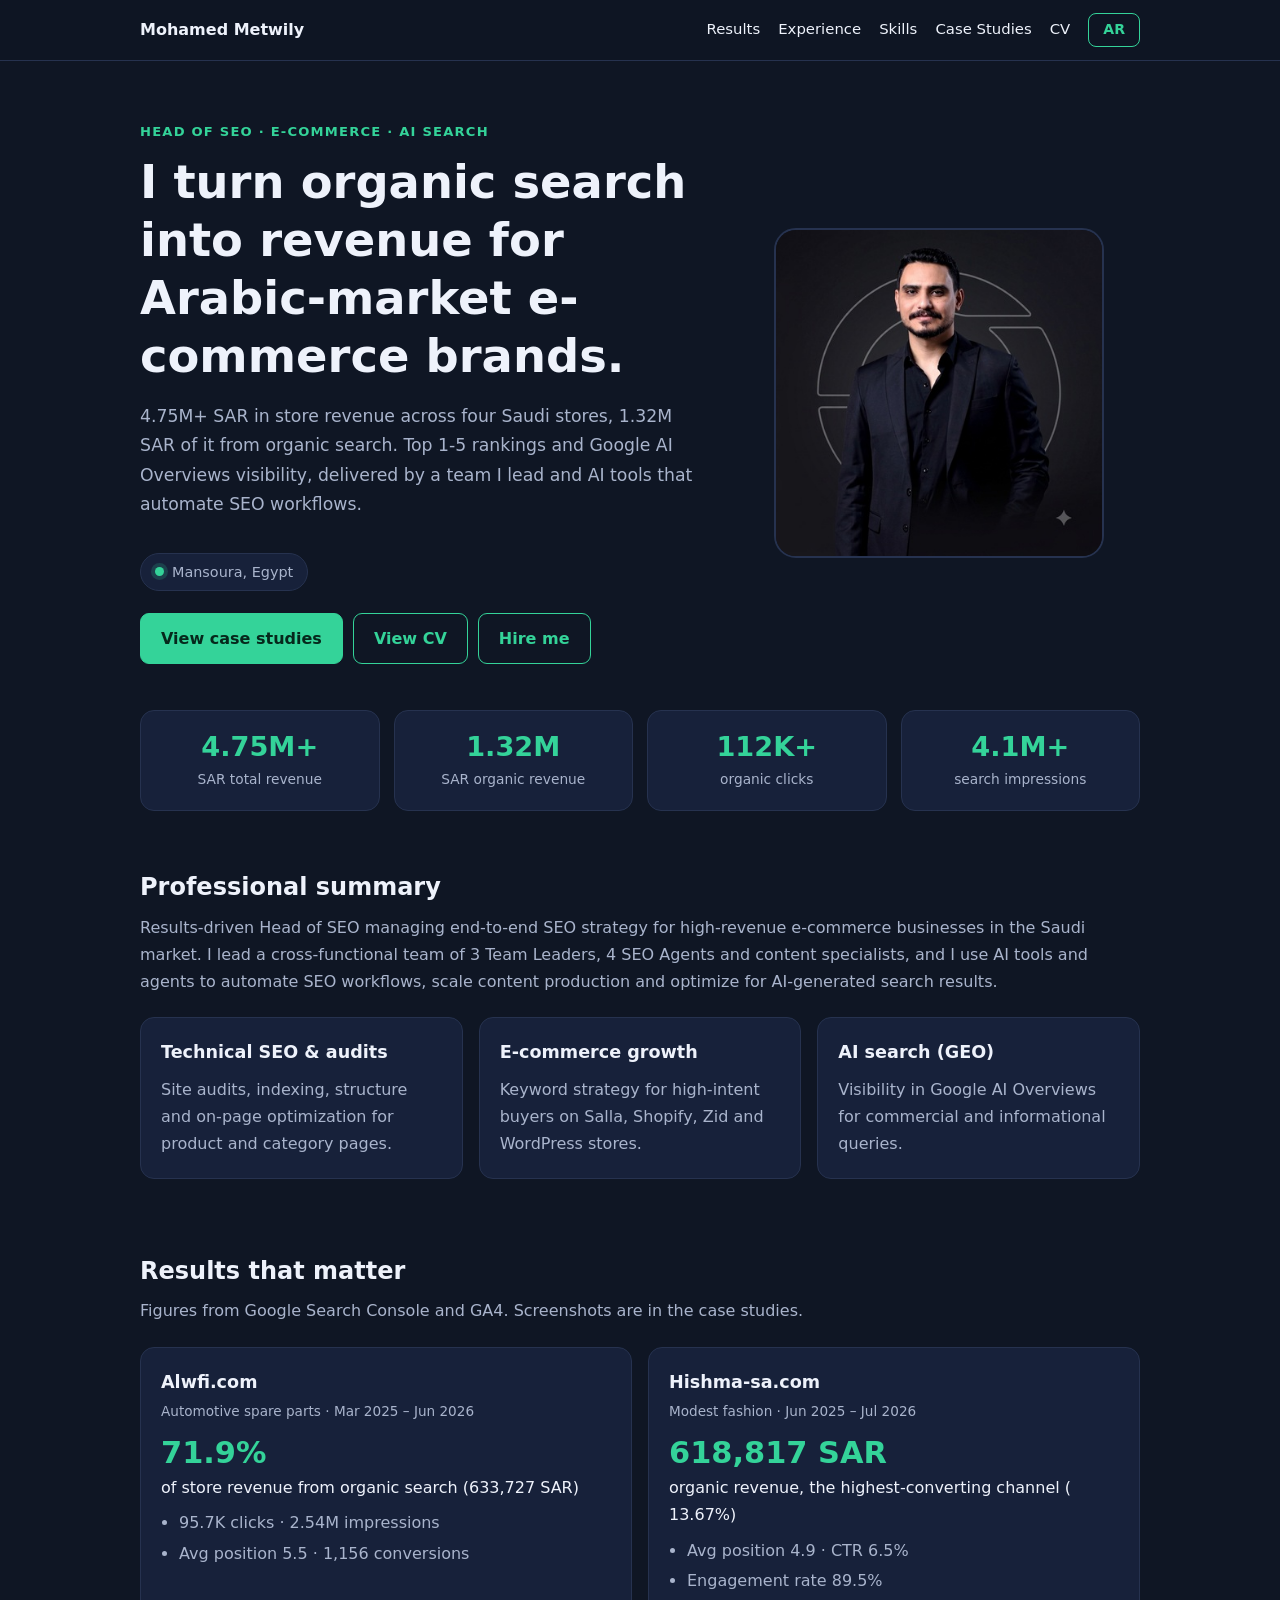
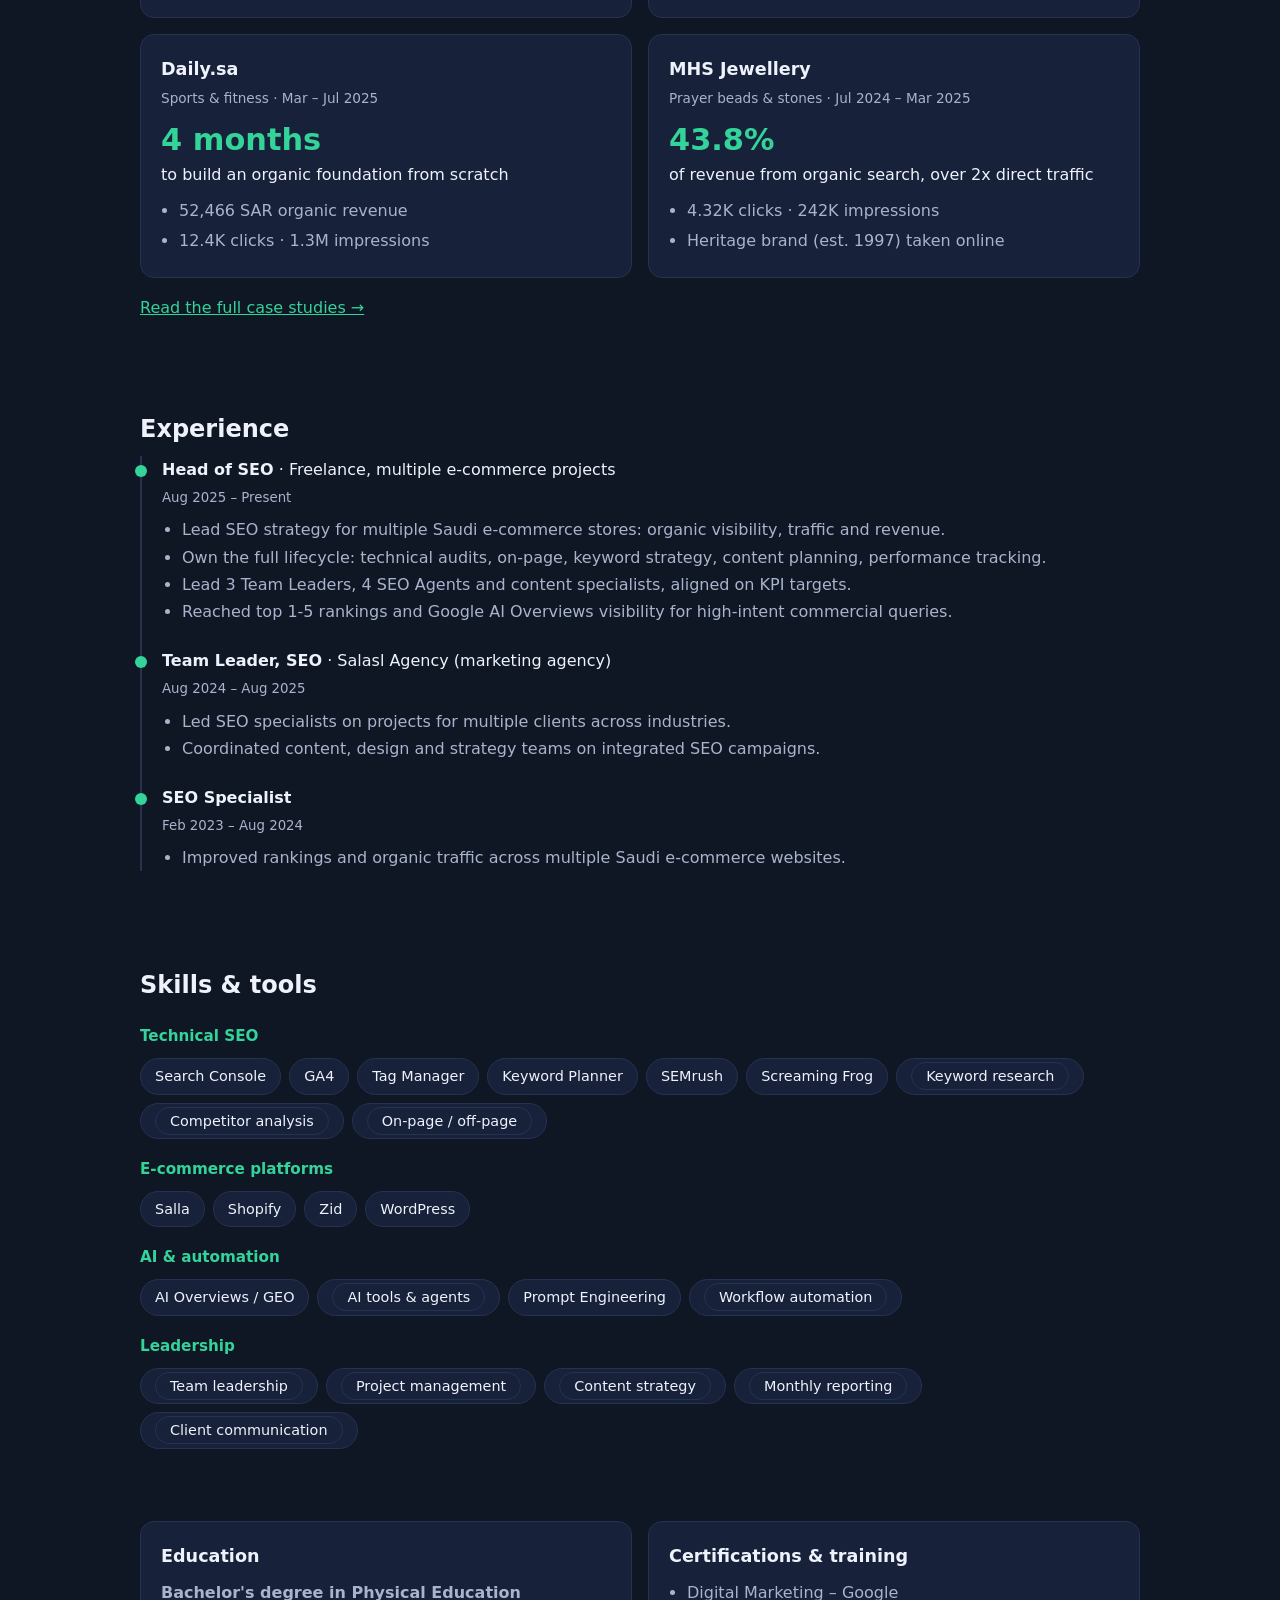
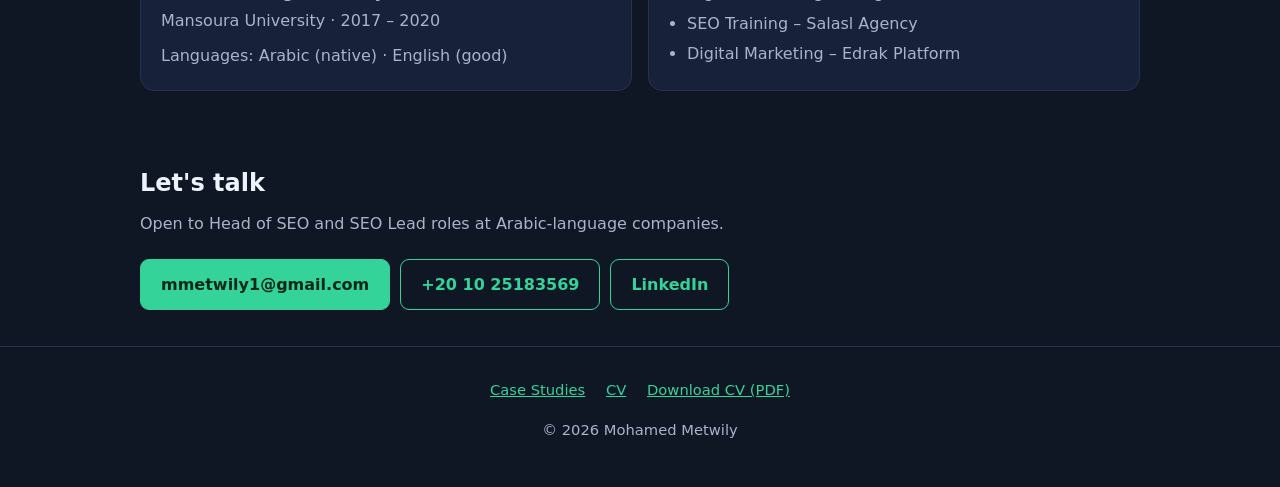
<file: index.html>
<!doctype html>
<html
  lang="en"
  dir="ltr"
  data-title-en="Mohamed Metwily | Head of SEO – E-commerce &amp; AI Search, Arabic Markets"
  data-title-ar="محمد متولي | رئيس قسم SEO – التجارة الإلكترونية والبحث بالذكاء الاصطناعي"
  data-desc-en="Head of SEO who generated 4.75M+ SAR for Saudi e-commerce stores, 1.32M SAR of it from organic search. Top 1-5 rankings and Google AI Overviews visibility."
  data-desc-ar="رئيس قسم SEO حقق أكثر من 4.75 مليون ريال لمتاجر سعودية، منها 1.32 مليون ريال من البحث العضوي. ترتيب 1-5 وظهور في ملخصات Google بالذكاء الاصطناعي."
>
  <head>
    <meta charset="utf-8" />
    <meta name="viewport" content="width=device-width, initial-scale=1" />
    <title>
      Mohamed Metwily | Head of SEO – E-commerce &amp; AI Search, Arabic Markets
    </title>
    <meta
      name="description"
      content="Head of SEO who generated 4.75M+ SAR for Saudi e-commerce stores, 1.32M SAR of it from organic search. Top 1-5 rankings and Google AI Overviews visibility."
    />
    <link
      rel="canonical"
      href="https://mmetwily1-sudo.github.io/mohamed-metwily-portfolio/index.html"
    />
    <meta property="og:title" content="Mohamed Metwily | Head of SEO" />
    <meta
      property="og:description"
      content="4.75M+ SAR generated across Saudi e-commerce stores. SEO strategy, technical SEO and AI search visibility."
    />
    <meta property="og:type" content="profile" />
    <meta
      property="og:image"
      content="https://mmetwily1-sudo.github.io/mohamed-metwily-portfolio/portfolio_assets/profile_gemini.jpg"
    />
    <meta property="og:locale" content="en_US" />
    <meta property="og:locale:alternate" content="ar_AR" />
    <link rel="preconnect" href="https://fonts.googleapis.com" />
    <link rel="preconnect" href="https://fonts.gstatic.com" crossorigin />
    <link
      rel="stylesheet"
      href="https://fonts.googleapis.com/css2?family=Cairo:wght@400;600;700;800&display=swap"
    />
    <link rel="stylesheet" href="site.css" />
    <script src="site.js"></script>
    <script type="application/ld+json">
      {
        "@context": "https://schema.org",
        "@type": "ProfilePage",
        "mainEntity": {
          "@type": "Person",
          "name": "Mohamed Metwily",
          "alternateName": "محمد متولي",
          "jobTitle": "Head of SEO",
          "image": "https://mmetwily1-sudo.github.io/mohamed-metwily-portfolio/portfolio_assets/profile_gemini.jpg",
          "email": "mailto:mmetwily1@gmail.com",
          "address": {
            "@type": "PostalAddress",
            "addressLocality": "Mansoura",
            "addressCountry": "EG"
          },
          "sameAs": ["https://www.linkedin.com/in/mohamed-metwily"],
          "knowsLanguage": ["Arabic", "English"],
          "knowsAbout": [
            "Technical SEO",
            "E-commerce SEO",
            "Generative Engine Optimization",
            "Google Search Console",
            "GA4"
          ]
        }
      }
    </script>
  </head>
  <body>
    <a class="skip" href="#main"
      ><span class="en">Skip to content</span
      ><span class="ar">تخطي إلى المحتوى</span></a
    >

    <nav class="top" aria-label="Main">
      <div class="wrap">
        <a class="brand" href="index.html"
          ><span class="en">Mohamed Metwily</span
          ><span class="ar">محمد متولي</span></a
        >
        <div class="links">
          <a href="#results"
            ><span class="en">Results</span><span class="ar">النتائج</span></a
          >
          <a href="#experience"
            ><span class="en">Experience</span><span class="ar">الخبرة</span></a
          >
          <a href="#skills"
            ><span class="en">Skills</span><span class="ar">المهارات</span></a
          >
          <a href="case-studies.html"
            ><span class="en">Case Studies</span
            ><span class="ar">دراسات الحالة</span></a
          >
          <a href="cv.html"
            ><span class="en">CV</span><span class="ar">السيرة الذاتية</span></a
          >
          <button
            class="lang-btn"
            type="button"
            data-lang-btn
            onclick="toggleLang()"
          >
            AR
          </button>
        </div>
      </div>
    </nav>

    <main class="wrap" id="main">
      <header class="hero">
        <div>
          <div class="eyebrow">
            <span class="en">Head of SEO · E-commerce · AI Search</span
            ><span class="ar"
              >رئيس قسم SEO · التجارة الإلكترونية · البحث بالذكاء
              الاصطناعي</span
            >
          </div>
          <h1>
            <span class="en"
              >I turn organic search into revenue for Arabic-market e-commerce
              brands.</span
            >
            <span class="ar"
              >أحوّل البحث العضوي إلى إيرادات لمتاجر التجارة الإلكترونية في
              الأسواق العربية.</span
            >
          </h1>
          <p class="lead">
            <span class="en"
              ><span class="num">4.75M+</span> SAR in store revenue across four
              Saudi stores, <span class="num">1.32M</span> SAR of it from
              organic search. Top 1-5 rankings and Google AI Overviews
              visibility, delivered by a team I lead and AI tools that automate
              SEO workflows.</span
            >
            <span class="ar"
              >أكثر من <span class="num">4.75</span> مليون ريال إيرادات عبر
              أربعة متاجر سعودية، منها <span class="num">1.32</span> مليون ريال
              من البحث العضوي. ترتيب بين المركز 1 و5 وظهور في ملخصات Google
              بالذكاء الاصطناعي، بفريق أقوده وأدوات ذكاء اصطناعي تؤتمت مهام الـ
              SEO.</span
            >
          </p>
          <div class="avail"><span class="en">Mansoura, Egypt</span><span class="ar">المنصورة، مصر</span></div>
          <div class="cta">
            <a class="btn p" href="case-studies.html"
              ><span class="en">View case studies</span
              ><span class="ar">شاهد دراسات الحالة</span></a
            >
            <a class="btn s" href="cv.html"
              ><span class="en">View CV</span
              ><span class="ar">السيرة الذاتية</span></a
            >
            <a class="btn s" href="mailto:mmetwily1@gmail.com"
              ><span class="en">Hire me</span
              ><span class="ar">تواصل معي</span></a
            >
          </div>
        </div>
        <img
          src="portfolio_assets/profile_gemini.jpg"
          alt="Portrait of Mohamed Metwily, Head of SEO"
          width="330"
          height="330"
          fetchpriority="high"
        />
      </header>

      <div class="stats" role="list" aria-label="Key results">
        <div class="stat" role="listitem">
          <b>4.75M+</b
          ><span
            ><span class="en">SAR total revenue</span
            ><span class="ar">ريال إجمالي الإيرادات</span></span
          >
        </div>
        <div class="stat" role="listitem">
          <b>1.32M</b
          ><span
            ><span class="en">SAR organic revenue</span
            ><span class="ar">ريال من البحث العضوي</span></span
          >
        </div>
        <div class="stat" role="listitem">
          <b>112K+</b
          ><span
            ><span class="en">organic clicks</span
            ><span class="ar">نقرة عضوية</span></span
          >
        </div>
        <div class="stat" role="listitem">
          <b>4.1M+</b
          ><span
            ><span class="en">search impressions</span
            ><span class="ar">ظهور في نتائج البحث</span></span
          >
        </div>
      </div>

      <section id="about">
        <h2>
          <span class="en">Professional summary</span
          ><span class="ar">الملخص المهني</span>
        </h2>
        <p class="sub">
          <span class="en"
            >Results-driven Head of SEO managing end-to-end SEO strategy for
            high-revenue e-commerce businesses in the Saudi market. I lead a
            cross-functional team of 3 Team Leaders, 4 SEO Agents and content
            specialists, and I use AI tools and agents to automate SEO
            workflows, scale content production and optimize for AI-generated
            search results.</span
          >
          <span class="ar"
            >رئيس قسم SEO يقود الاستراتيجية الكاملة لمتاجر تجارة إلكترونية عالية
            الإيراد في السوق السعودي. أدير فريقًا متعدد التخصصات من 3 قادة فرق
            و4 متخصصي SEO ومختصين في المحتوى، وأوظّف أدوات ووكلاء الذكاء
            الاصطناعي لأتمتة مهام الـ SEO وتوسيع إنتاج المحتوى والتحسين لنتائج
            البحث التوليدية.</span
          >
        </p>
        <div class="grid three">
          <article class="card">
            <h3>
              <span class="en">Technical SEO &amp; audits</span
              ><span class="ar">الـ SEO التقني والتدقيق</span>
            </h3>
            <p>
              <span class="en"
                >Site audits, indexing, structure and on-page optimization for
                product and category pages.</span
              ><span class="ar"
                >تدقيق المواقع والفهرسة والهيكلة وتحسين صفحات المنتجات
                والأقسام.</span
              >
            </p>
          </article>
          <article class="card">
            <h3>
              <span class="en">E-commerce growth</span
              ><span class="ar">نمو التجارة الإلكترونية</span>
            </h3>
            <p>
              <span class="en"
                >Keyword strategy for high-intent buyers on Salla, Shopify, Zid
                and WordPress stores.</span
              ><span class="ar"
                >استراتيجية كلمات مفتاحية للمشترين ذوي النية العالية في متاجر
                سلة وشوبيفاي وزد ووردبريس.</span
              >
            </p>
          </article>
          <article class="card">
            <h3>
              <span class="en">AI search (GEO)</span
              ><span class="ar">البحث بالذكاء الاصطناعي (GEO)</span>
            </h3>
            <p>
              <span class="en"
                >Visibility in Google AI Overviews for commercial and
                informational queries.</span
              ><span class="ar"
                >الظهور في ملخصات Google بالذكاء الاصطناعي للاستعلامات التجارية
                والمعلوماتية.</span
              >
            </p>
          </article>
        </div>
      </section>

      <section id="results">
        <h2>
          <span class="en">Results that matter</span
          ><span class="ar">نتائج تهمّك</span>
        </h2>
        <p class="sub">
          <span class="en"
            >Figures from Google Search Console and GA4. Screenshots are in the
            case studies.</span
          ><span class="ar"
            >أرقام من Google Search Console وGA4. لقطات الشاشة في دراسات
            الحالة.</span
          >
        </p>
        <div class="grid">
          <article class="card">
            <h3>Alwfi.com</h3>
            <div class="tag">
              <span class="en">Automotive spare parts</span
              ><span class="ar">قطع غيار السيارات</span> ·
              <span class="num">Mar 2025 – Jun 2026</span>
            </div>
            <div class="big"><span class="num">71.9%</span></div>
            <div>
              <span class="en"
                >of store revenue from organic search (633,727 SAR)</span
              ><span class="ar"
                >من إيرادات المتجر من البحث العضوي (633,727 ريال)</span
              >
            </div>
            <ul>
              <li>
                <span class="en">95.7K clicks · 2.54M impressions</span
                ><span class="ar">95.7 ألف نقرة · 2.54 مليون ظهور</span>
              </li>
              <li>
                <span class="en">Avg position 5.5 · 1,156 conversions</span
                ><span class="ar">متوسط الترتيب 5.5 · 1,156 تحويل</span>
              </li>
            </ul>
          </article>
          <article class="card">
            <h3>Hishma-sa.com</h3>
            <div class="tag">
              <span class="en">Modest fashion</span
              ><span class="ar">الأزياء المحتشمة والجلابيات</span> ·
              <span class="num">Jun 2025 – Jul 2026</span>
            </div>
            <div class="big">
              <span class="num">618,817</span> <span class="en">SAR</span
              ><span class="ar">ريال</span>
            </div>
            <div>
              <span class="en"
                >organic revenue, the highest-converting channel (<span class="num">13.67%</span>)</span
              ><span class="ar"
                >إيرادات عضوية، وأعلى قناة تحويلًا (<span class="num">13.67%</span>)</span
              >
            </div>
            <ul>
              <li>
                <span class="en">Avg position 4.9 · CTR <span class="num">6.5%</span></span
                ><span class="ar">متوسط الترتيب 4.9 · نسبة النقر <span class="num">6.5%</span></span>
              </li>
              <li>
                <span class="en">Engagement rate <span class="num">89.5%</span></span
                ><span class="ar">معدل التفاعل <span class="num">89.5%</span></span>
              </li>
            </ul>
          </article>
          <article class="card">
            <h3>Daily.sa</h3>
            <div class="tag">
              <span class="en">Sports &amp; fitness</span
              ><span class="ar">المعدات الرياضية واللياقة</span> ·
              <span class="num">Mar – Jul 2025</span>
            </div>
            <div class="big">
              <span class="en">4 months</span><span class="ar">4 أشهر</span>
            </div>
            <div>
              <span class="en">to build an organic foundation from scratch</span
              ><span class="ar">لبناء أساس عضوي من الصفر</span>
            </div>
            <ul>
              <li>
                <span class="en">52,466 SAR organic revenue</span
                ><span class="ar">52,466 ريال إيرادات عضوية</span>
              </li>
              <li>
                <span class="en">12.4K clicks · 1.3M impressions</span
                ><span class="ar">12.4 ألف نقرة · 1.3 مليون ظهور</span>
              </li>
            </ul>
          </article>
          <article class="card">
            <h3>MHS Jewellery</h3>
            <div class="tag">
              <span class="en">Prayer beads &amp; stones</span
              ><span class="ar">المسابح والأحجار الكريمة</span> ·
              <span class="num">Jul 2024 – Mar 2025</span>
            </div>
            <div class="big"><span class="num">43.8%</span></div>
            <div>
              <span class="en"
                >of revenue from organic search, over 2x direct traffic</span
              ><span class="ar"
                >من الإيرادات من البحث العضوي، أكثر من ضعف الزيارات
                المباشرة</span
              >
            </div>
            <ul>
              <li>
                <span class="en">4.32K clicks · 242K impressions</span
                ><span class="ar">4.32 ألف نقرة · 242 ألف ظهور</span>
              </li>
              <li>
                <span class="en">Heritage brand (est. 1997) taken online</span
                ><span class="ar"
                  >علامة تراثية (تأسست 1997) انتقلت للتجارة الإلكترونية</span
                >
              </li>
            </ul>
          </article>
        </div>
        <p>
          <a href="case-studies.html"
            ><span class="en">Read the full case studies →</span
            ><span class="ar">اقرأ دراسات الحالة كاملة ←</span></a
          >
        </p>
      </section>

      <section id="experience">
        <h2>
          <span class="en">Experience</span
          ><span class="ar">الخبرة العملية</span>
        </h2>
        <div class="tl">
          <div>
            <b
              ><span class="en">Head of SEO</span
              ><span class="ar">رئيس قسم SEO</span></b
            >
            · <span class="en">Freelance, multiple e-commerce projects</span
            ><span class="ar">عمل حر، مشاريع تجارة إلكترونية متعددة</span><br />
            <small
              ><span class="en">Aug 2025 – Present</span
              ><span class="ar">أغسطس 2025 – الحالي</span></small
            >
            <ul>
              <li>
                <span class="en"
                  >Lead SEO strategy for multiple Saudi e-commerce stores:
                  organic visibility, traffic and revenue.</span
                ><span class="ar"
                  >أقود استراتيجية الـ SEO لعدة متاجر سعودية: الظهور العضوي
                  والزيارات والإيرادات.</span
                >
              </li>
              <li>
                <span class="en"
                  >Own the full lifecycle: technical audits, on-page, keyword
                  strategy, content planning, performance tracking.</span
                ><span class="ar"
                  >أدير دورة العمل كاملة: التدقيق التقني والتحسين الداخلي
                  والكلمات المفتاحية وتخطيط المحتوى ومتابعة الأداء.</span
                >
              </li>
              <li>
                <span class="en"
                  >Lead 3 Team Leaders, 4 SEO Agents and content specialists,
                  aligned on KPI targets.</span
                ><span class="ar"
                  >أقود 3 قادة فرق و4 متخصصي SEO ومختصي محتوى حول أهداف أداء
                  واضحة.</span
                >
              </li>
              <li>
                <span class="en"
                  >Reached top 1-5 rankings and Google AI Overviews visibility
                  for high-intent commercial queries.</span
                ><span class="ar"
                  >حققت ترتيبًا بين 1 و5 وظهورًا في ملخصات Google بالذكاء
                  الاصطناعي للاستعلامات التجارية عالية النية.</span
                >
              </li>
            </ul>
          </div>
          <div>
            <b
              ><span class="en">Team Leader, SEO</span
              ><span class="ar">قائد فريق SEO</span></b
            >
            · <span class="en">Salasl Agency (marketing agency)</span
            ><span class="ar">وكالة سلاسل للتسويق</span><br />
            <small
              ><span class="en">Aug 2024 – Aug 2025</span
              ><span class="ar">أغسطس 2024 – أغسطس 2025</span></small
            >
            <ul>
              <li>
                <span class="en"
                  >Led SEO specialists on projects for multiple clients across
                  industries.</span
                ><span class="ar"
                  >قدت متخصصي SEO في مشاريع لعملاء متعددين في قطاعات
                  مختلفة.</span
                >
              </li>
              <li>
                <span class="en"
                  >Coordinated content, design and strategy teams on integrated
                  SEO campaigns.</span
                ><span class="ar"
                  >نسّقت بين فرق المحتوى والتصميم والاستراتيجية لتقديم حملات SEO
                  متكاملة.</span
                >
              </li>
            </ul>
          </div>
          <div>
            <b
              ><span class="en">SEO Specialist</span
              ><span class="ar">متخصص SEO</span></b
            ><br />
            <small
              ><span class="en">Feb 2023 – Aug 2024</span
              ><span class="ar">فبراير 2023 – أغسطس 2024</span></small
            >
            <ul>
              <li>
                <span class="en"
                  >Improved rankings and organic traffic across multiple Saudi
                  e-commerce websites.</span
                ><span class="ar"
                  >حسّنت الترتيب والزيارات العضوية لعدة مواقع تجارة إلكترونية
                  سعودية.</span
                >
              </li>
            </ul>
          </div>
        </div>
      </section>

      <section id="skills">
        <h2>
          <span class="en">Skills &amp; tools</span
          ><span class="ar">المهارات والأدوات</span>
        </h2>
        <div class="group-title">
          <span class="en">Technical SEO</span
          ><span class="ar">الـ SEO التقني</span>
        </div>
        <div class="pills">
          <span>Search Console</span><span>GA4</span><span>Tag Manager</span
          ><span>Keyword Planner</span><span>SEMrush</span
          ><span>Screaming Frog</span>
          <span
            ><span class="en">Keyword research</span
            ><span class="ar">بحث الكلمات المفتاحية</span></span
          ><span
            ><span class="en">Competitor analysis</span
            ><span class="ar">تحليل المنافسين</span></span
          ><span
            ><span class="en">On-page / off-page</span
            ><span class="ar">داخلي / خارجي</span></span
          >
        </div>
        <div class="group-title">
          <span class="en">E-commerce platforms</span
          ><span class="ar">منصات التجارة الإلكترونية</span>
        </div>
        <div class="pills">
          <span>Salla</span><span>Shopify</span><span>Zid</span
          ><span>WordPress</span>
        </div>
        <div class="group-title">
          <span class="en">AI &amp; automation</span
          ><span class="ar">الذكاء الاصطناعي والأتمتة</span>
        </div>
        <div class="pills">
          <span>AI Overviews / GEO</span
          ><span
            ><span class="en">AI tools &amp; agents</span
            ><span class="ar">أدوات ووكلاء الذكاء الاصطناعي</span></span
          ><span>Prompt Engineering</span
          ><span
            ><span class="en">Workflow automation</span
            ><span class="ar">أتمتة سير العمل</span></span
          >
        </div>
        <div class="group-title">
          <span class="en">Leadership</span><span class="ar">القيادة</span>
        </div>
        <div class="pills">
          <span
            ><span class="en">Team leadership</span
            ><span class="ar">قيادة الفرق</span></span
          ><span
            ><span class="en">Project management</span
            ><span class="ar">إدارة المشاريع</span></span
          ><span
            ><span class="en">Content strategy</span
            ><span class="ar">استراتيجية المحتوى</span></span
          ><span
            ><span class="en">Monthly reporting</span
            ><span class="ar">التقارير الشهرية</span></span
          ><span
            ><span class="en">Client communication</span
            ><span class="ar">التواصل مع العملاء</span></span
          >
        </div>
      </section>

      <section id="education">
        <div class="grid">
          <article class="card">
            <h3>
              <span class="en">Education</span
              ><span class="ar">المؤهل العلمي</span>
            </h3>
            <p>
              <b
                ><span class="en">Bachelor's degree in Physical Education</span
                ><span class="ar">بكالوريوس التربية الرياضية</span></b
              ><br /><span class="en">Mansoura University · 2017 – 2020</span
              ><span class="ar">جامعة المنصورة · 2017 – 2020</span>
            </p>
            <p>
              <span class="en">Languages: Arabic (native) · English (good)</span
              ><span class="ar"
                >اللغات: العربية (لغة أم) · الإنجليزية (جيد)</span
              >
            </p>
          </article>
          <article class="card">
            <h3>
              <span class="en">Certifications &amp; training</span
              ><span class="ar">الشهادات والتدريب</span>
            </h3>
            <ul>
              <li>
                <span class="en">Digital Marketing – Google</span
                ><span class="ar">التسويق الرقمي – Google</span>
              </li>
              <li>
                <span class="en">SEO Training – Salasl Agency</span
                ><span class="ar">تدريب SEO – وكالة سلاسل</span>
              </li>
              <li>
                <span class="en">Digital Marketing – Edrak Platform</span
                ><span class="ar">التسويق الرقمي – منصة إدراك</span>
              </li>
            </ul>
          </article>
        </div>
      </section>

      <section id="contact">
        <h2>
          <span class="en">Let's talk</span><span class="ar">لنتحدث</span>
        </h2>
        <p class="sub">
          <span class="en"
            >Open to Head of SEO and SEO Lead roles at Arabic-language companies.</span
          ><span class="ar"
            >متاح لوظائف رئيس قسم SEO وقائد SEO في الشركات الناطقة بالعربية.</span
          >
        </p>
        <div class="cta">
          <a class="btn p" href="mailto:mmetwily1@gmail.com"
            >mmetwily1@gmail.com</a
          >
          <a class="btn s" href="tel:+201025183569"
            ><span class="num">+20 10 25183569</span></a
          >
          <a class="btn s" href="https://www.linkedin.com/in/mohamed-metwily"
            >LinkedIn</a
          >
        </div>
      </section>
    </main>

    <footer class="site">
      <div class="wrap">
        <a href="case-studies.html"
          ><span class="en">Case Studies</span
          ><span class="ar">دراسات الحالة</span></a
        >
        <a href="cv.html"
          ><span class="en">CV</span><span class="ar">السيرة الذاتية</span></a
        >
        <a href="Mohamed-Metwily-CV.pdf" class="en">Download CV (PDF)</a>
        <a href="Mohamed-Metwily-CV-ar.pdf" class="ar"
          >تحميل السيرة الذاتية (PDF)</a
        >
        <p>
          © 2026 <span class="en">Mohamed Metwily</span
          ><span class="ar">محمد متولي</span>
        </p>
      </div>
    </footer>
  </body>
</html>
</file>
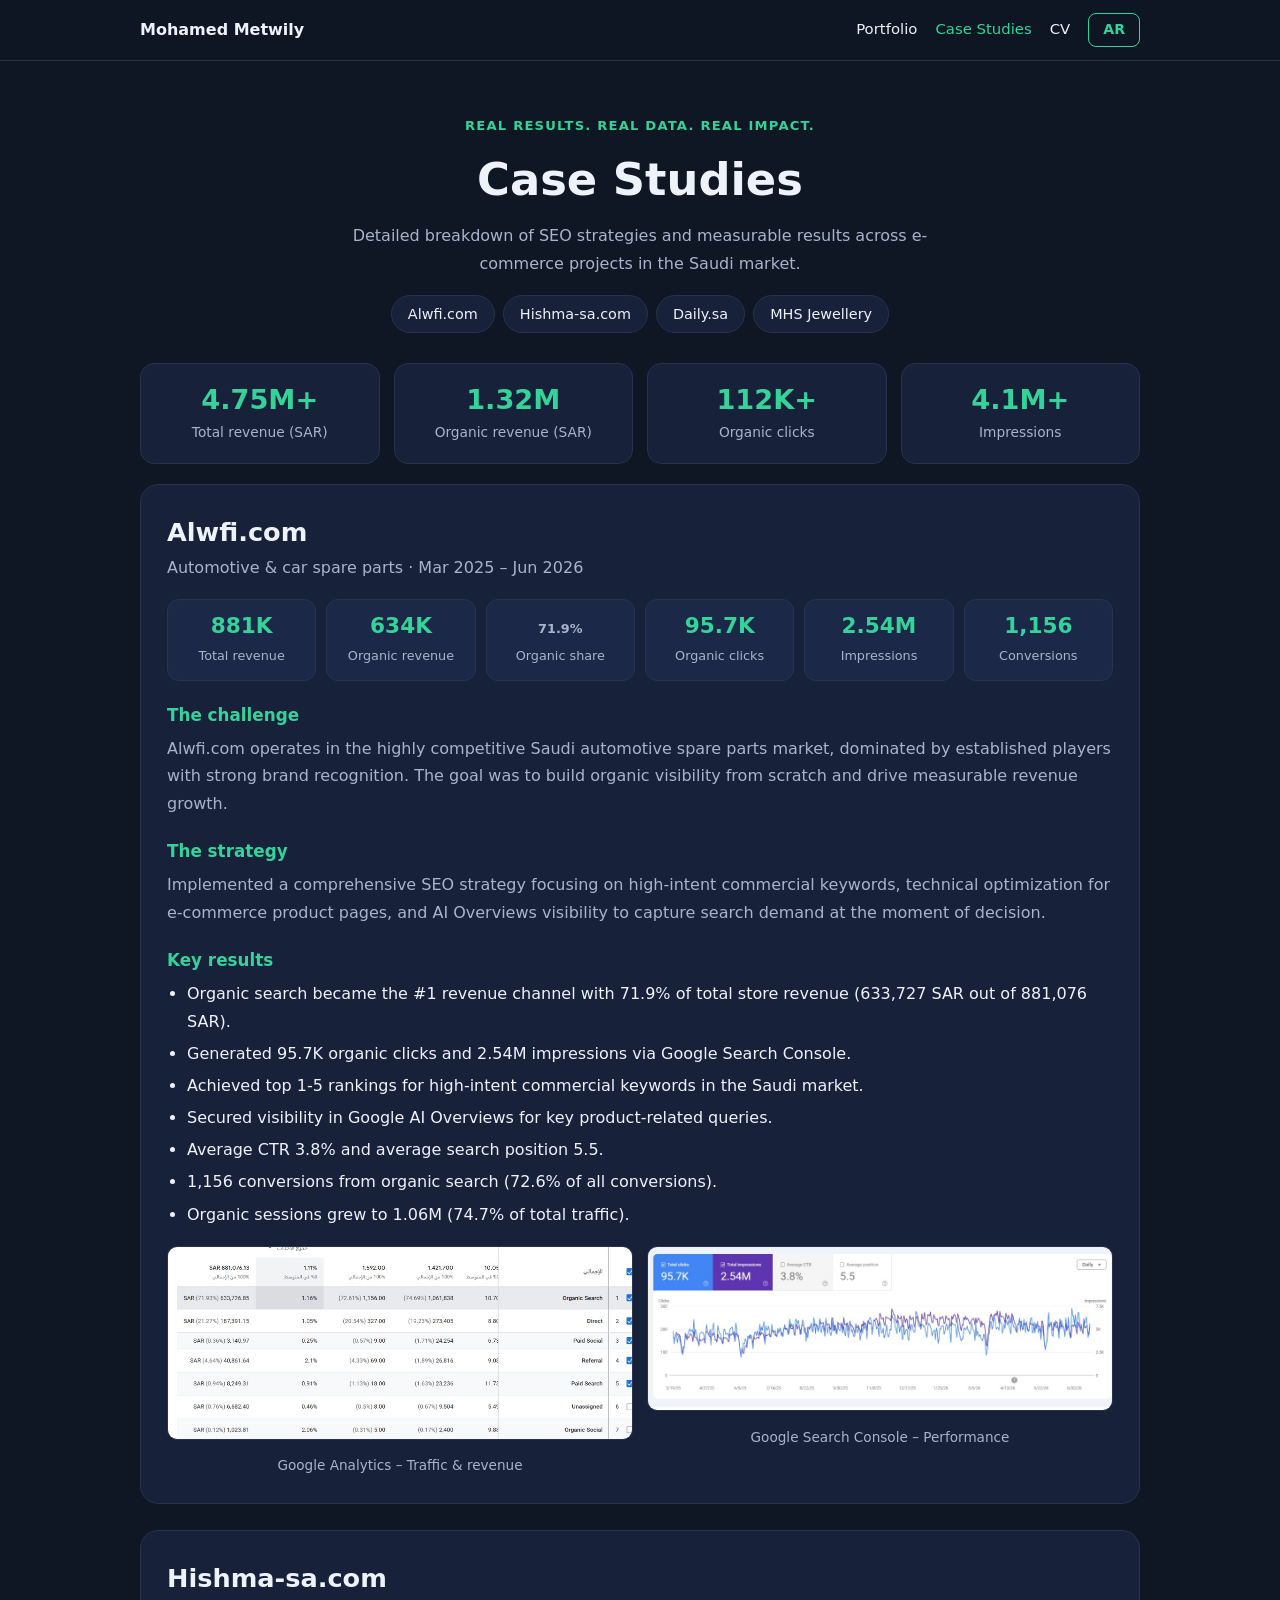
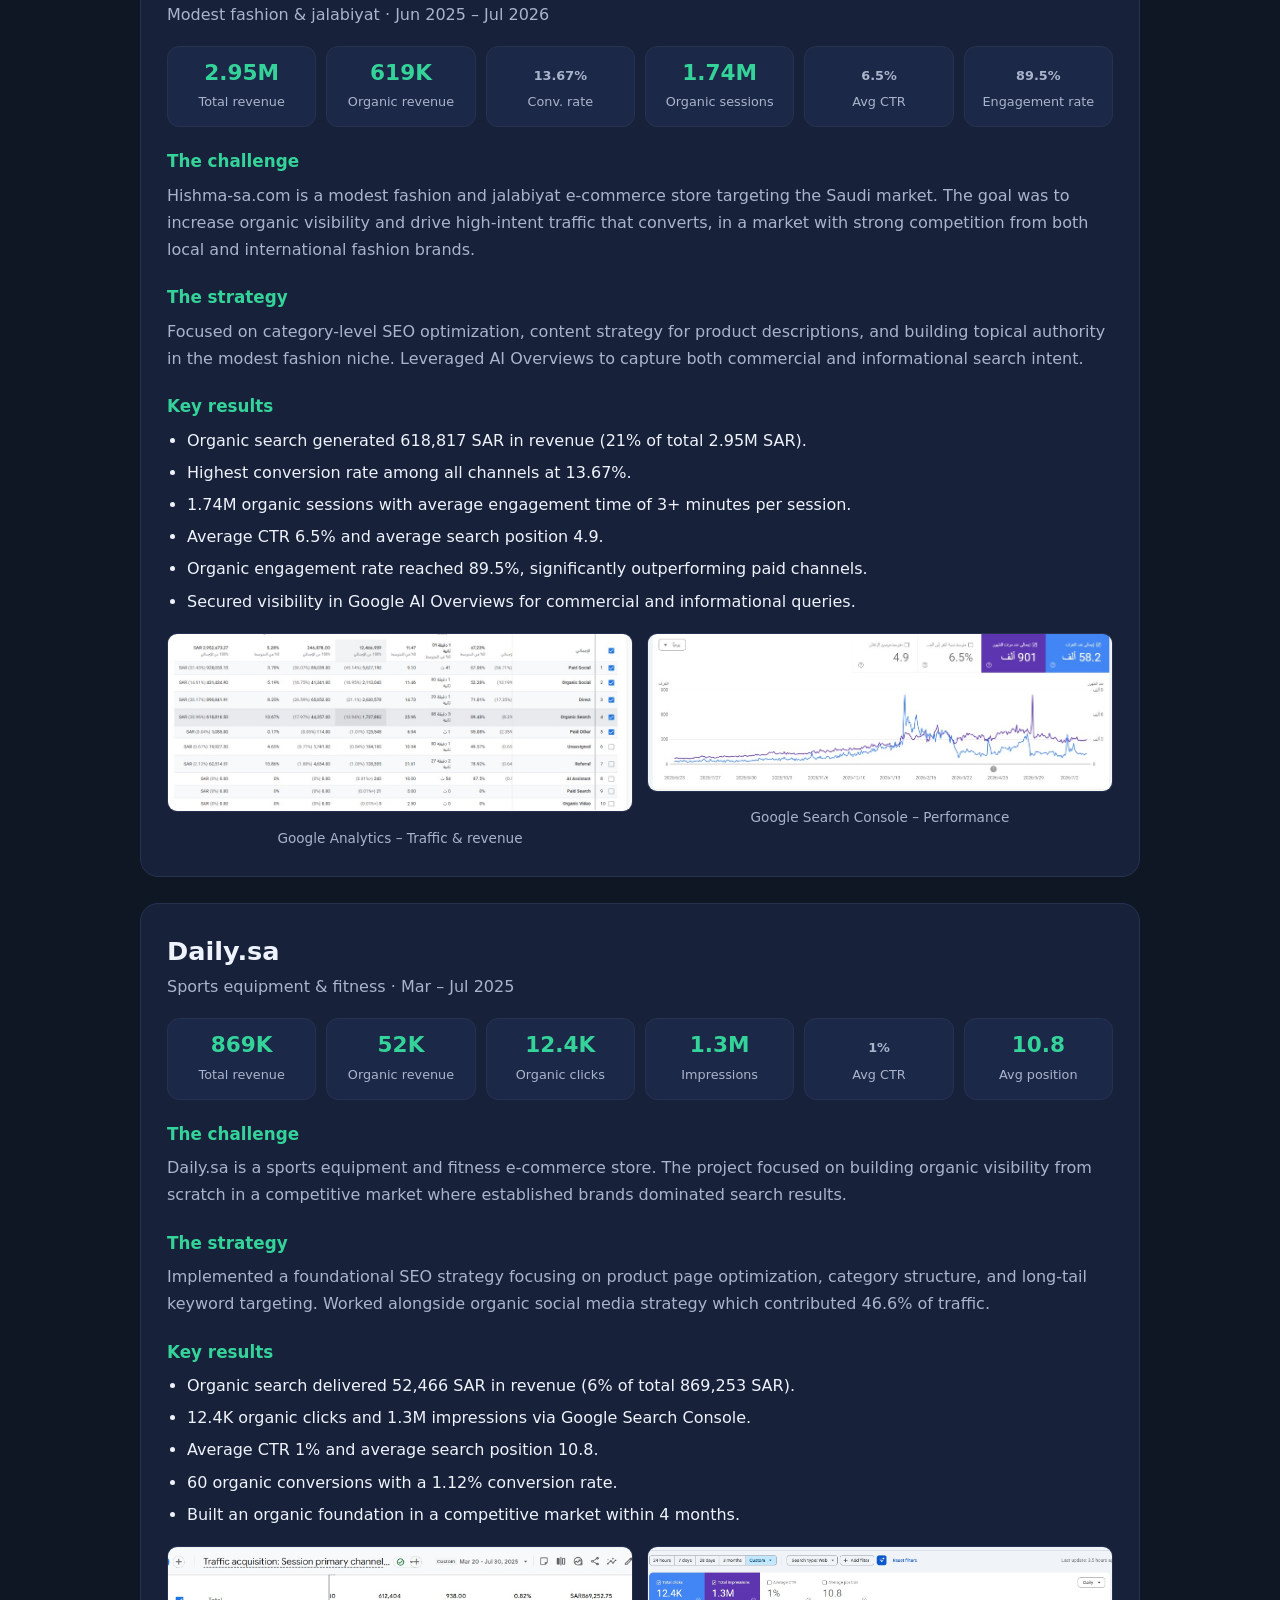
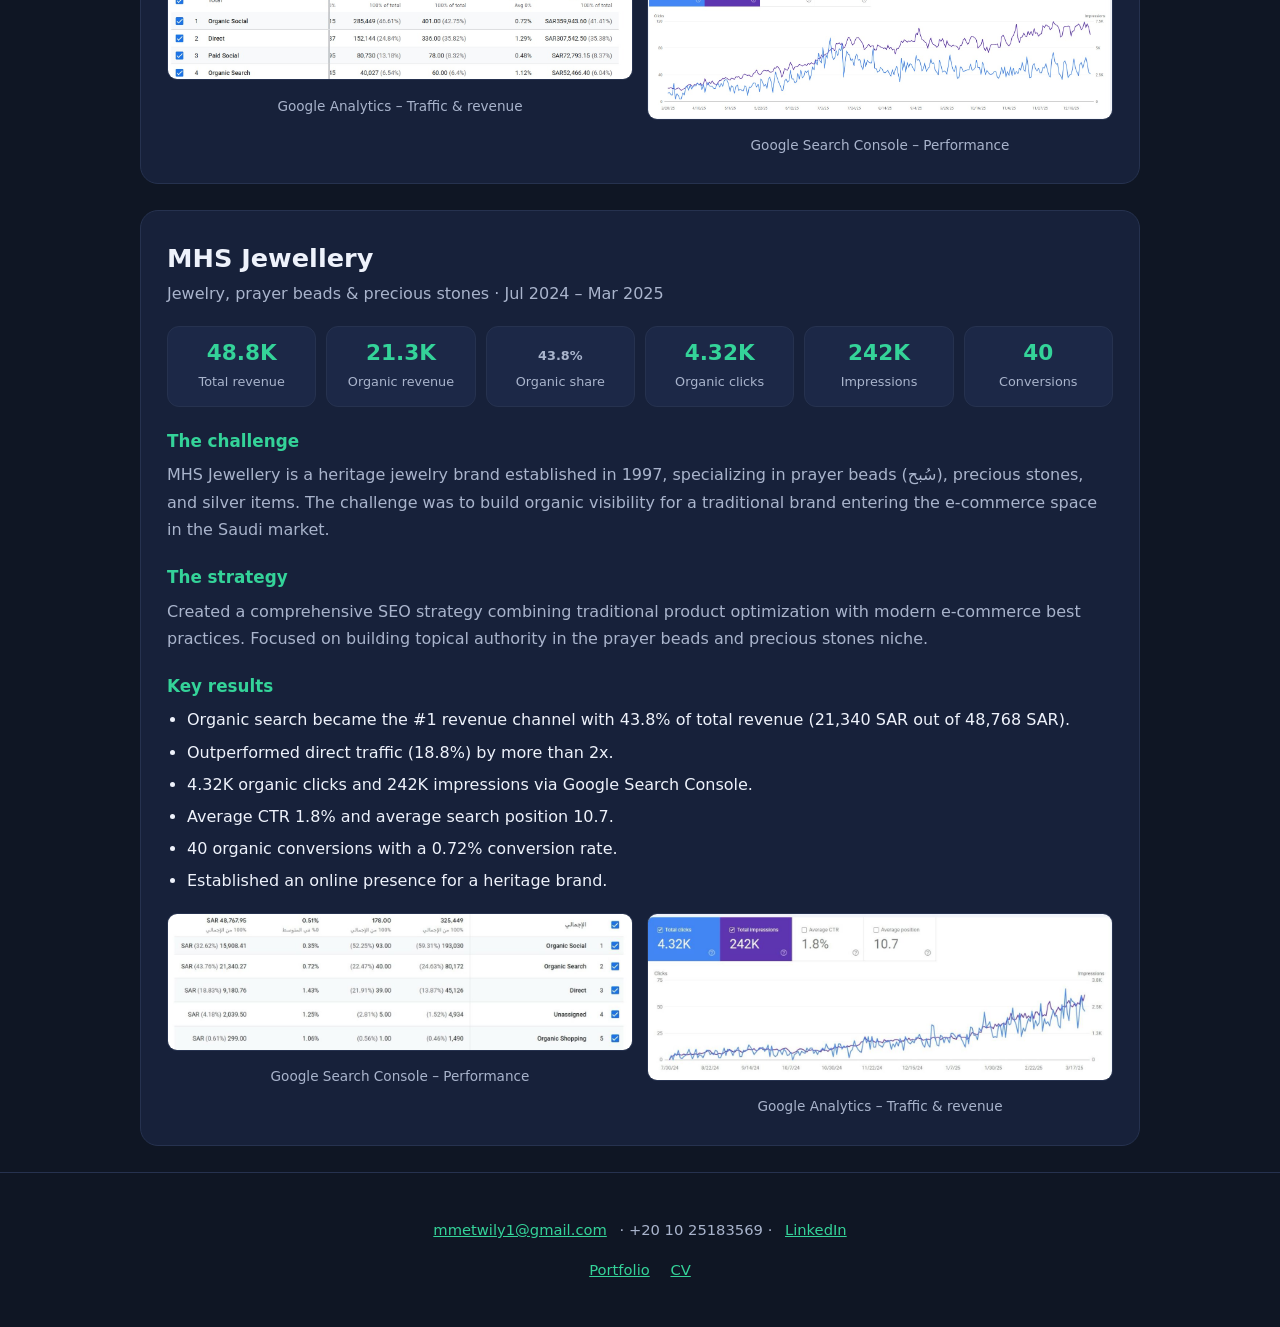
<file: case-studies.html>
<!doctype html>
<html
  lang="en"
  dir="ltr"
  data-title-en="SEO Case Studies | Mohamed Metwily – Saudi E-commerce Results"
  data-title-ar="دراسات حالة SEO | محمد متولي – نتائج متاجر سعودية"
  data-desc-en="Four SEO case studies from Saudi e-commerce stores with Google Search Console and GA4 data: 4.75M+ SAR total revenue, 1.32M SAR organic, 112K+ organic clicks."
  data-desc-ar="أربع دراسات حالة SEO لمتاجر سعودية ببيانات Google Search Console وGA4: أكثر من 4.75 مليون ريال إيرادات، منها 1.32 مليون ريال عضوية، وأكثر من 112 ألف نقرة عضوية."
>
  <head>
    <meta charset="utf-8" />
    <meta name="viewport" content="width=device-width, initial-scale=1" />
    <title>SEO Case Studies | Mohamed Metwily – Saudi E-commerce Results</title>
    <meta
      name="description"
      content="Four SEO case studies from Saudi e-commerce stores with Google Search Console and GA4 data: 4.75M+ SAR total revenue, 1.32M SAR organic, 112K+ organic clicks."
    />
    <link
      rel="canonical"
      href="https://mmetwily1-sudo.github.io/mohamed-metwily-portfolio/case-studies.html"
    />
    <meta property="og:title" content="SEO Case Studies | Mohamed Metwily" />
    <meta
      property="og:description"
      content="Real Search Console and GA4 results from four Saudi e-commerce stores."
    />
    <meta property="og:type" content="article" />
    <meta
      property="og:image"
      content="https://mmetwily1-sudo.github.io/mohamed-metwily-portfolio/portfolio_assets/profile_gemini.jpg"
    />
    <link rel="preconnect" href="https://fonts.googleapis.com" />
    <link rel="preconnect" href="https://fonts.gstatic.com" crossorigin />
    <link
      rel="stylesheet"
      href="https://fonts.googleapis.com/css2?family=Cairo:wght@400;600;700;800&display=swap"
    />
    <link rel="stylesheet" href="site.css" />
    <script src="site.js"></script>
  </head>
  <body>
    <a class="skip" href="#main"
      ><span class="en">Skip to content</span
      ><span class="ar">تخطي إلى المحتوى</span></a
    >
    <nav class="top" aria-label="Main">
      <div class="wrap">
        <a class="brand" href="index.html"
          ><span class="en">Mohamed Metwily</span
          ><span class="ar">محمد متولي</span></a
        >
        <div class="links">
          <a href="index.html"
            ><span class="en">Portfolio</span
            ><span class="ar">الملف المهني</span></a
          >
          <a href="case-studies.html" aria-current="page"
            ><span class="en">Case Studies</span
            ><span class="ar">دراسات الحالة</span></a
          >
          <a href="cv.html"
            ><span class="en">CV</span><span class="ar">السيرة الذاتية</span></a
          >
          <button
            class="lang-btn"
            type="button"
            data-lang-btn
            onclick="toggleLang()"
          >
            AR
          </button>
        </div>
      </div>
    </nav>

    <main class="wrap" id="main">
      <header class="page-hero">
        <div class="eyebrow">
          <span class="en">Real results. Real data. Real impact.</span
          ><span class="ar">نتائج حقيقية. بيانات حقيقية. تأثير فعلي.</span>
        </div>
        <h1>
          <span class="en">Case Studies</span
          ><span class="ar">دراسات الحالة</span>
        </h1>
        <p>
          <span class="en"
            >Detailed breakdown of SEO strategies and measurable results across
            e-commerce projects in the Saudi market.</span
          ><span class="ar"
            >شرح تفصيلي لاستراتيجيات تحسين محركات البحث والنتائج القابلة للقياس
            عبر مشاريع التجارة الإلكترونية في السوق السعودي.</span
          >
        </p>
        <div class="chips" aria-label="Jump to a case study">
          <a href="#alwfi">Alwfi.com</a><a href="#hishma">Hishma-sa.com</a
          ><a href="#daily">Daily.sa</a><a href="#mhs">MHS Jewellery</a>
        </div>
      </header>

      <div class="stats" role="list">
        <div class="stat" role="listitem">
          <b>4.75M+</b
          ><span
            ><span class="en">Total revenue (SAR)</span
            ><span class="ar">إجمالي الإيرادات (ريال)</span></span
          >
        </div>
        <div class="stat" role="listitem">
          <b>1.32M</b
          ><span
            ><span class="en">Organic revenue (SAR)</span
            ><span class="ar">إيرادات البحث العضوي (ريال)</span></span
          >
        </div>
        <div class="stat" role="listitem">
          <b>112K+</b
          ><span
            ><span class="en">Organic clicks</span
            ><span class="ar">نقرات بحث عضوية</span></span
          >
        </div>
        <div class="stat" role="listitem">
          <b>4.1M+</b
          ><span
            ><span class="en">Impressions</span
            ><span class="ar">ظهور في نتائج البحث</span></span
          >
        </div>
      </div>

      <!-- 1. Alwfi -->
      <article class="study" id="alwfi">
        <header>
          <h2>Alwfi.com</h2>
          <div class="tag">
            <span class="en">Automotive &amp; car spare parts</span
            ><span class="ar">قطع غيار السيارات</span> ·
            <span class="num">Mar 2025 – Jun 2026</span>
          </div>
        </header>
        <div class="metrics">
          <div class="metric">
            <b>881K</b
            ><span
              ><span class="en">Total revenue</span
              ><span class="ar">إجمالي الإيرادات</span></span
            >
          </div>
          <div class="metric">
            <b>634K</b
            ><span
              ><span class="en">Organic revenue</span
              ><span class="ar">إيرادات البحث العضوي</span></span
            >
          </div>
          <div class="metric">
            <b><span class="num">71.9%</span></b
            ><span
              ><span class="en">Organic share</span
              ><span class="ar">نسبة الإيرادات العضوية</span></span
            >
          </div>
          <div class="metric">
            <b>95.7K</b
            ><span
              ><span class="en">Organic clicks</span
              ><span class="ar">نقرات بحث عضوية</span></span
            >
          </div>
          <div class="metric">
            <b>2.54M</b
            ><span
              ><span class="en">Impressions</span
              ><span class="ar">ظهور في نتائج البحث</span></span
            >
          </div>
          <div class="metric">
            <b>1,156</b
            ><span
              ><span class="en">Conversions</span
              ><span class="ar">التحويلات</span></span
            >
          </div>
        </div>
        <h3>
          <span class="en">The challenge</span><span class="ar">التحدي</span>
        </h3>
        <p>
          <span class="en"
            >Alwfi.com operates in the highly competitive Saudi automotive spare
            parts market, dominated by established players with strong brand
            recognition. The goal was to build organic visibility from scratch
            and drive measurable revenue growth.</span
          ><span class="ar"
            >تعمل Alwfi.com في سوق قطع غيار السيارات السعودي شديد التنافسية، حيث
            تهيمن عليه علامات راسخة ذات شهرة واسعة. كان الهدف بناء ظهور عضوي من
            الصفر ودفع نمو إيرادات قابل للقياس.</span
          >
        </p>
        <h3>
          <span class="en">The strategy</span
          ><span class="ar">الاستراتيجية</span>
        </h3>
        <p>
          <span class="en"
            >Implemented a comprehensive SEO strategy focusing on high-intent
            commercial keywords, technical optimization for e-commerce product
            pages, and AI Overviews visibility to capture search demand at the
            moment of decision.</span
          ><span class="ar"
            >نفّذت استراتيجية SEO شاملة تركز على الكلمات التجارية عالية النية،
            والتحسين التقني لصفحات منتجات المتجر، والظهور في ملخصات Google
            بالذكاء الاصطناعي لالتقاط الطلب في لحظة اتخاذ القرار.</span
          >
        </p>
        <h3>
          <span class="en">Key results</span
          ><span class="ar">النتائج الرئيسية</span>
        </h3>
        <ul>
          <li>
            <span class="en"
              >Organic search became the #1 revenue channel with <span class="num">71.9%</span> of total
              store revenue (633,727 SAR out of 881,076 SAR).</span
            ><span class="ar"
              >أصبح البحث العضوي قناة الإيرادات الأولى بنسبة <span class="num">71.9%</span> من إجمالي
              إيرادات المتجر (633,727 ريال من أصل 881,076 ريال).</span
            >
          </li>
          <li>
            <span class="en"
              >Generated 95.7K organic clicks and 2.54M impressions via Google
              Search Console.</span
            ><span class="ar"
              >حققت 95.7 ألف نقرة عضوية و2.54 مليون ظهور عبر Google Search
              Console.</span
            >
          </li>
          <li>
            <span class="en"
              >Achieved top 1-5 rankings for high-intent commercial keywords in
              the Saudi market.</span
            ><span class="ar"
              >حققت ترتيبًا بين المركز 1 و5 للكلمات التجارية عالية النية في
              السوق السعودي.</span
            >
          </li>
          <li>
            <span class="en"
              >Secured visibility in Google AI Overviews for key product-related
              queries.</span
            ><span class="ar"
              >أمنت الظهور في ملخصات Google بالذكاء الاصطناعي لاستعلامات
              المنتجات الرئيسية.</span
            >
          </li>
          <li>
            <span class="en"
              >Average CTR <span class="num">3.8%</span> and average search position 5.5.</span
            ><span class="ar">متوسط نسبة النقر <span class="num">3.8%</span> ومتوسط الترتيب 5.5.</span>
          </li>
          <li>
            <span class="en"
              >1,156 conversions from organic search (<span class="num">72.6%</span> of all
              conversions).</span
            ><span class="ar"
              >1,156 تحويلًا من البحث العضوي (<span class="num">72.6%</span> من جميع التحويلات).</span
            >
          </li>
          <li>
            <span class="en"
              >Organic sessions grew to 1.06M (<span class="num">74.7%</span> of total traffic).</span
            ><span class="ar"
              >نمت الجلسات العضوية إلى 1.06 مليون جلسة (<span class="num">74.7%</span> من إجمالي
              الزيارات).</span
            >
          </li>
        </ul>
        <div class="shots">
          <figure>
            <img
              src="portfolio_assets/WhatsApp%20Image%202026-07-20%20at%204.02.08%20PM.jpeg"
              alt="Alwfi.com Google Analytics: traffic and revenue"
              loading="lazy"
              onclick="openLightbox(this)"
            />
            <figcaption>
              Google Analytics – <span class="en">Traffic &amp; revenue</span
              ><span class="ar">الزيارات والإيرادات</span>
            </figcaption>
          </figure>
          <figure>
            <img
              src="portfolio_assets/WhatsApp%20Image%202026-07-20%20at%204.00.37%20PM.jpeg"
              alt="Alwfi.com Google Search Console performance report"
              loading="lazy"
              onclick="openLightbox(this)"
            />
            <figcaption>
              Google Search Console – <span class="en">Performance</span
              ><span class="ar">الأداء</span>
            </figcaption>
          </figure>
        </div>
      </article>

      <!-- 2. Hishma -->
      <article class="study" id="hishma">
        <header>
          <h2>Hishma-sa.com</h2>
          <div class="tag">
            <span class="en">Modest fashion &amp; jalabiyat</span
            ><span class="ar">الأزياء المحتشمة والجلابيات</span> ·
            <span class="num">Jun 2025 – Jul 2026</span>
          </div>
        </header>
        <div class="metrics">
          <div class="metric">
            <b>2.95M</b
            ><span
              ><span class="en">Total revenue</span
              ><span class="ar">إجمالي الإيرادات</span></span
            >
          </div>
          <div class="metric">
            <b>619K</b
            ><span
              ><span class="en">Organic revenue</span
              ><span class="ar">إيرادات البحث العضوي</span></span
            >
          </div>
          <div class="metric">
            <b><span class="num">13.67%</span></b
            ><span
              ><span class="en">Conv. rate</span
              ><span class="ar">معدل التحويل</span></span
            >
          </div>
          <div class="metric">
            <b>1.74M</b
            ><span
              ><span class="en">Organic sessions</span
              ><span class="ar">جلسات بحث عضوية</span></span
            >
          </div>
          <div class="metric">
            <b><span class="num">6.5%</span></b
            ><span
              ><span class="en">Avg CTR</span
              ><span class="ar">متوسط نسبة النقر</span></span
            >
          </div>
          <div class="metric">
            <b><span class="num">89.5%</span></b
            ><span
              ><span class="en">Engagement rate</span
              ><span class="ar">معدل التفاعل</span></span
            >
          </div>
        </div>
        <h3>
          <span class="en">The challenge</span><span class="ar">التحدي</span>
        </h3>
        <p>
          <span class="en"
            >Hishma-sa.com is a modest fashion and jalabiyat e-commerce store
            targeting the Saudi market. The goal was to increase organic
            visibility and drive high-intent traffic that converts, in a market
            with strong competition from both local and international fashion
            brands.</span
          ><span class="ar"
            >Hishma-sa.com متجر إلكتروني للأزياء المحتشمة والجلابيات يستهدف
            السوق السعودي. كان الهدف زيادة الظهور العضوي وجلب زيارات عالية النية
            تتحول إلى مبيعات، في سوق تنافسي بقوة من العلامات المحلية
            والعالمية.</span
          >
        </p>
        <h3>
          <span class="en">The strategy</span
          ><span class="ar">الاستراتيجية</span>
        </h3>
        <p>
          <span class="en"
            >Focused on category-level SEO optimization, content strategy for
            product descriptions, and building topical authority in the modest
            fashion niche. Leveraged AI Overviews to capture both commercial and
            informational search intent.</span
          ><span class="ar"
            >ركّزت على تحسين الأقسام، واستراتيجية محتوى لأوصاف المنتجات، وبناء
            سلطة موضوعية في مجال الأزياء المحتشمة، مع الاستفادة من ملخصات Google
            بالذكاء الاصطناعي لالتقاط النية التجارية والمعلوماتية.</span
          >
        </p>
        <h3>
          <span class="en">Key results</span
          ><span class="ar">النتائج الرئيسية</span>
        </h3>
        <ul>
          <li>
            <span class="en"
              >Organic search generated 618,817 SAR in revenue (<span class="num">21%</span> of total
              2.95M SAR).</span
            ><span class="ar"
              >حقق البحث العضوي إيرادات 618,817 ريال (<span class="num">21%</span> من إجمالي 2.95 مليون
              ريال).</span
            >
          </li>
          <li>
            <span class="en"
              >Highest conversion rate among all channels at <span class="num">13.67%</span>.</span
            ><span class="ar"
              >أعلى معدل تحويل بين جميع القنوات بنسبة <span class="num">13.67%</span>.</span
            >
          </li>
          <li>
            <span class="en"
              >1.74M organic sessions with average engagement time of 3+ minutes
              per session.</span
            ><span class="ar"
              >1.74 مليون جلسة عضوية بمتوسط وقت تفاعل يتجاوز 3 دقائق
              للجلسة.</span
            >
          </li>
          <li>
            <span class="en"
              >Average CTR <span class="num">6.5%</span> and average search position 4.9.</span
            ><span class="ar">متوسط نسبة النقر <span class="num">6.5%</span> ومتوسط الترتيب 4.9.</span>
          </li>
          <li>
            <span class="en"
              >Organic engagement rate reached <span class="num">89.5%</span>, significantly
              outperforming paid channels.</span
            ><span class="ar"
              >بلغ معدل تفاعل البحث العضوي <span class="num">89.5%</span>، متفوقًا بوضوح على القنوات
              المدفوعة.</span
            >
          </li>
          <li>
            <span class="en"
              >Secured visibility in Google AI Overviews for commercial and
              informational queries.</span
            ><span class="ar"
              >أمنت الظهور في ملخصات Google بالذكاء الاصطناعي للاستعلامات
              التجارية والمعلوماتية.</span
            >
          </li>
        </ul>
        <div class="shots">
          <figure>
            <img
              src="portfolio_assets/WhatsApp%20Image%202026-07-20%20at%204.04.47%20PM.jpeg"
              alt="Hishma-sa.com Google Analytics: traffic and revenue"
              loading="lazy"
              onclick="openLightbox(this)"
            />
            <figcaption>
              Google Analytics – <span class="en">Traffic &amp; revenue</span
              ><span class="ar">الزيارات والإيرادات</span>
            </figcaption>
          </figure>
          <figure>
            <img
              src="portfolio_assets/WhatsApp%20Image%202026-07-20%20at%204.03.08%20PM.jpeg"
              alt="Hishma-sa.com Google Search Console performance report"
              loading="lazy"
              onclick="openLightbox(this)"
            />
            <figcaption>
              Google Search Console – <span class="en">Performance</span
              ><span class="ar">الأداء</span>
            </figcaption>
          </figure>
        </div>
      </article>

      <!-- 3. Daily -->
      <article class="study" id="daily">
        <header>
          <h2>Daily.sa</h2>
          <div class="tag">
            <span class="en">Sports equipment &amp; fitness</span
            ><span class="ar">المعدات الرياضية واللياقة البدنية</span> ·
            <span class="num">Mar – Jul 2025</span>
          </div>
        </header>
        <div class="metrics">
          <div class="metric">
            <b>869K</b
            ><span
              ><span class="en">Total revenue</span
              ><span class="ar">إجمالي الإيرادات</span></span
            >
          </div>
          <div class="metric">
            <b>52K</b
            ><span
              ><span class="en">Organic revenue</span
              ><span class="ar">إيرادات البحث العضوي</span></span
            >
          </div>
          <div class="metric">
            <b>12.4K</b
            ><span
              ><span class="en">Organic clicks</span
              ><span class="ar">نقرات بحث عضوية</span></span
            >
          </div>
          <div class="metric">
            <b>1.3M</b
            ><span
              ><span class="en">Impressions</span
              ><span class="ar">ظهور في نتائج البحث</span></span
            >
          </div>
          <div class="metric">
            <b><span class="num">1%</span></b
            ><span
              ><span class="en">Avg CTR</span
              ><span class="ar">متوسط نسبة النقر</span></span
            >
          </div>
          <div class="metric">
            <b>10.8</b
            ><span
              ><span class="en">Avg position</span
              ><span class="ar">متوسط الترتيب</span></span
            >
          </div>
        </div>
        <h3>
          <span class="en">The challenge</span><span class="ar">التحدي</span>
        </h3>
        <p>
          <span class="en"
            >Daily.sa is a sports equipment and fitness e-commerce store. The
            project focused on building organic visibility from scratch in a
            competitive market where established brands dominated search
            results.</span
          ><span class="ar"
            >Daily.sa متجر إلكتروني للمعدات الرياضية واللياقة. ركّز المشروع على
            بناء ظهور عضوي من الصفر في سوق تنافسي تهيمن عليه علامات راسخة في
            نتائج البحث.</span
          >
        </p>
        <h3>
          <span class="en">The strategy</span
          ><span class="ar">الاستراتيجية</span>
        </h3>
        <p>
          <span class="en"
            >Implemented a foundational SEO strategy focusing on product page
            optimization, category structure, and long-tail keyword targeting.
            Worked alongside organic social media strategy which contributed
            <span class="num">46.6%</span> of traffic.</span
          ><span class="ar"
            >نفّذت استراتيجية SEO أساسية تركز على تحسين صفحات المنتجات وهيكلة
            الأقسام واستهداف الكلمات الطويلة، بالتوازي مع استراتيجية السوشيال
            ميديا العضوية التي ساهمت بـ <span class="num">46.6%</span> من الزيارات.</span
          >
        </p>
        <h3>
          <span class="en">Key results</span
          ><span class="ar">النتائج الرئيسية</span>
        </h3>
        <ul>
          <li>
            <span class="en"
              >Organic search delivered 52,466 SAR in revenue (<span class="num">6%</span> of total
              869,253 SAR).</span
            ><span class="ar"
              >حقق البحث العضوي إيرادات 52,466 ريال (<span class="num">6%</span> من إجمالي 869,253
              ريال).</span
            >
          </li>
          <li>
            <span class="en"
              >12.4K organic clicks and 1.3M impressions via Google Search
              Console.</span
            ><span class="ar"
              >12.4 ألف نقرة عضوية و1.3 مليون ظهور عبر Google Search
              Console.</span
            >
          </li>
          <li>
            <span class="en"
              >Average CTR <span class="num">1%</span> and average search position 10.8.</span
            ><span class="ar">متوسط نسبة النقر <span class="num">1%</span> ومتوسط الترتيب 10.8.</span>
          </li>
          <li>
            <span class="en"
              >60 organic conversions with a <span class="num">1.12%</span> conversion rate.</span
            ><span class="ar">60 تحويلًا عضويًا بمعدل تحويل <span class="num">1.12%</span>.</span>
          </li>
          <li>
            <span class="en"
              >Built an organic foundation in a competitive market within 4
              months.</span
            ><span class="ar"
              >بنيت أساسًا عضويًا في سوق تنافسي خلال 4 أشهر.</span
            >
          </li>
        </ul>
        <div class="shots">
          <figure>
            <img
              src="portfolio_assets/WhatsApp%20Image%202026-07-20%20at%205.49.57%20PM.jpeg"
              alt="Daily.sa Google Analytics: traffic and revenue"
              loading="lazy"
              onclick="openLightbox(this)"
            />
            <figcaption>
              Google Analytics – <span class="en">Traffic &amp; revenue</span
              ><span class="ar">الزيارات والإيرادات</span>
            </figcaption>
          </figure>
          <figure>
            <img
              src="portfolio_assets/WhatsApp%20Image%202026-07-20%20at%204.41.22%20PM.jpeg"
              alt="Daily.sa Google Search Console performance report"
              loading="lazy"
              onclick="openLightbox(this)"
            />
            <figcaption>
              Google Search Console – <span class="en">Performance</span
              ><span class="ar">الأداء</span>
            </figcaption>
          </figure>
        </div>
      </article>

      <!-- 4. MHS -->
      <article class="study" id="mhs">
        <header>
          <h2>MHS Jewellery</h2>
          <div class="tag">
            <span class="en">Jewelry, prayer beads &amp; precious stones</span
            ><span class="ar">المجوهرات والمسابح والأحجار الكريمة</span> ·
            <span class="num">Jul 2024 – Mar 2025</span>
          </div>
        </header>
        <div class="metrics">
          <div class="metric">
            <b>48.8K</b
            ><span
              ><span class="en">Total revenue</span
              ><span class="ar">إجمالي الإيرادات</span></span
            >
          </div>
          <div class="metric">
            <b>21.3K</b
            ><span
              ><span class="en">Organic revenue</span
              ><span class="ar">إيرادات البحث العضوي</span></span
            >
          </div>
          <div class="metric">
            <b><span class="num">43.8%</span></b
            ><span
              ><span class="en">Organic share</span
              ><span class="ar">نسبة الإيرادات العضوية</span></span
            >
          </div>
          <div class="metric">
            <b>4.32K</b
            ><span
              ><span class="en">Organic clicks</span
              ><span class="ar">نقرات بحث عضوية</span></span
            >
          </div>
          <div class="metric">
            <b>242K</b
            ><span
              ><span class="en">Impressions</span
              ><span class="ar">ظهور في نتائج البحث</span></span
            >
          </div>
          <div class="metric">
            <b>40</b
            ><span
              ><span class="en">Conversions</span
              ><span class="ar">التحويلات</span></span
            >
          </div>
        </div>
        <h3>
          <span class="en">The challenge</span><span class="ar">التحدي</span>
        </h3>
        <p>
          <span class="en"
            >MHS Jewellery is a heritage jewelry brand established in 1997,
            specializing in prayer beads (سُبح), precious stones, and silver
            items. The challenge was to build organic visibility for a
            traditional brand entering the e-commerce space in the Saudi
            market.</span
          ><span class="ar"
            >MHS Jewellery علامة مجوهرات تراثية تأسست عام 1997، متخصصة في
            المسابح والأحجار الكريمة والفضة. كان التحدي بناء ظهور عضوي لعلامة
            تقليدية تدخل التجارة الإلكترونية في السوق السعودي.</span
          >
        </p>
        <h3>
          <span class="en">The strategy</span
          ><span class="ar">الاستراتيجية</span>
        </h3>
        <p>
          <span class="en"
            >Created a comprehensive SEO strategy combining traditional product
            optimization with modern e-commerce best practices. Focused on
            building topical authority in the prayer beads and precious stones
            niche.</span
          ><span class="ar"
            >وضعت استراتيجية SEO شاملة تجمع بين تحسين المنتجات التقليدية وأفضل
            ممارسات التجارة الإلكترونية الحديثة، مع التركيز على بناء سلطة
            موضوعية في مجال المسابح والأحجار الكريمة.</span
          >
        </p>
        <h3>
          <span class="en">Key results</span
          ><span class="ar">النتائج الرئيسية</span>
        </h3>
        <ul>
          <li>
            <span class="en"
              >Organic search became the #1 revenue channel with <span class="num">43.8%</span> of total
              revenue (21,340 SAR out of 48,768 SAR).</span
            ><span class="ar"
              >أصبح البحث العضوي قناة الإيرادات الأولى بنسبة <span class="num">43.8%</span> من الإجمالي
              (21,340 ريال من أصل 48,768 ريال).</span
            >
          </li>
          <li>
            <span class="en"
              >Outperformed direct traffic (<span class="num">18.8%</span>) by more than 2x.</span
            ><span class="ar"
              >تفوّق على الزيارات المباشرة (<span class="num">18.8%</span>) بأكثر من الضعف.</span
            >
          </li>
          <li>
            <span class="en"
              >4.32K organic clicks and 242K impressions via Google Search
              Console.</span
            ><span class="ar"
              >4.32 ألف نقرة عضوية و242 ألف ظهور عبر Google Search
              Console.</span
            >
          </li>
          <li>
            <span class="en"
              >Average CTR <span class="num">1.8%</span> and average search position 10.7.</span
            ><span class="ar">متوسط نسبة النقر <span class="num">1.8%</span> ومتوسط الترتيب 10.7.</span>
          </li>
          <li>
            <span class="en"
              >40 organic conversions with a <span class="num">0.72%</span> conversion rate.</span
            ><span class="ar">40 تحويلًا عضويًا بمعدل تحويل <span class="num">0.72%</span>.</span>
          </li>
          <li>
            <span class="en"
              >Established an online presence for a heritage brand.</span
            ><span class="ar">أسست حضورًا رقميًا لعلامة تراثية.</span>
          </li>
        </ul>
        <div class="shots">
          <figure>
            <img
              src="portfolio_assets/mhs%20screenshot%201.png"
              alt="MHS Jewellery Google Search Console results"
              loading="lazy"
              onclick="openLightbox(this)"
            />
            <figcaption>
              Google Search Console – <span class="en">Performance</span
              ><span class="ar">الأداء</span>
            </figcaption>
          </figure>
          <figure>
            <img
              src="portfolio_assets/mhs%20screenshot%202.png"
              alt="MHS Jewellery Google Analytics results"
              loading="lazy"
              onclick="openLightbox(this)"
            />
            <figcaption>
              Google Analytics – <span class="en">Traffic &amp; revenue</span
              ><span class="ar">الزيارات والإيرادات</span>
            </figcaption>
          </figure>
        </div>
      </article>
    </main>

    <div
      class="lightbox"
      id="lightbox"
      onclick="closeLightbox()"
      role="dialog"
      aria-label="Full size image"
    >
      <img id="lightbox-img" alt="" />
    </div>

    <footer class="site">
      <div class="wrap">
        <p>
          <a href="mailto:mmetwily1@gmail.com">mmetwily1@gmail.com</a> ·
          <span class="num">+20 10 25183569</span> ·
          <a href="https://www.linkedin.com/in/mohamed-metwily">LinkedIn</a>
        </p>
        <p>
          <a href="index.html"
            ><span class="en">Portfolio</span
            ><span class="ar">الملف المهني</span></a
          >
          <a href="cv.html"
            ><span class="en">CV</span><span class="ar">السيرة الذاتية</span></a
          >
        </p>
      </div>
    </footer>

    <script>
      function openLightbox(img) {
        var box = document.getElementById("lightbox");
        var big = document.getElementById("lightbox-img");
        big.src = img.src;
        big.alt = img.alt;
        box.classList.add("active");
      }
      function closeLightbox() {
        document.getElementById("lightbox").classList.remove("active");
      }
      document.addEventListener("keydown", function (e) {
        if (e.key === "Escape") closeLightbox();
      });
    </script>
  </body>
</html>
</file>
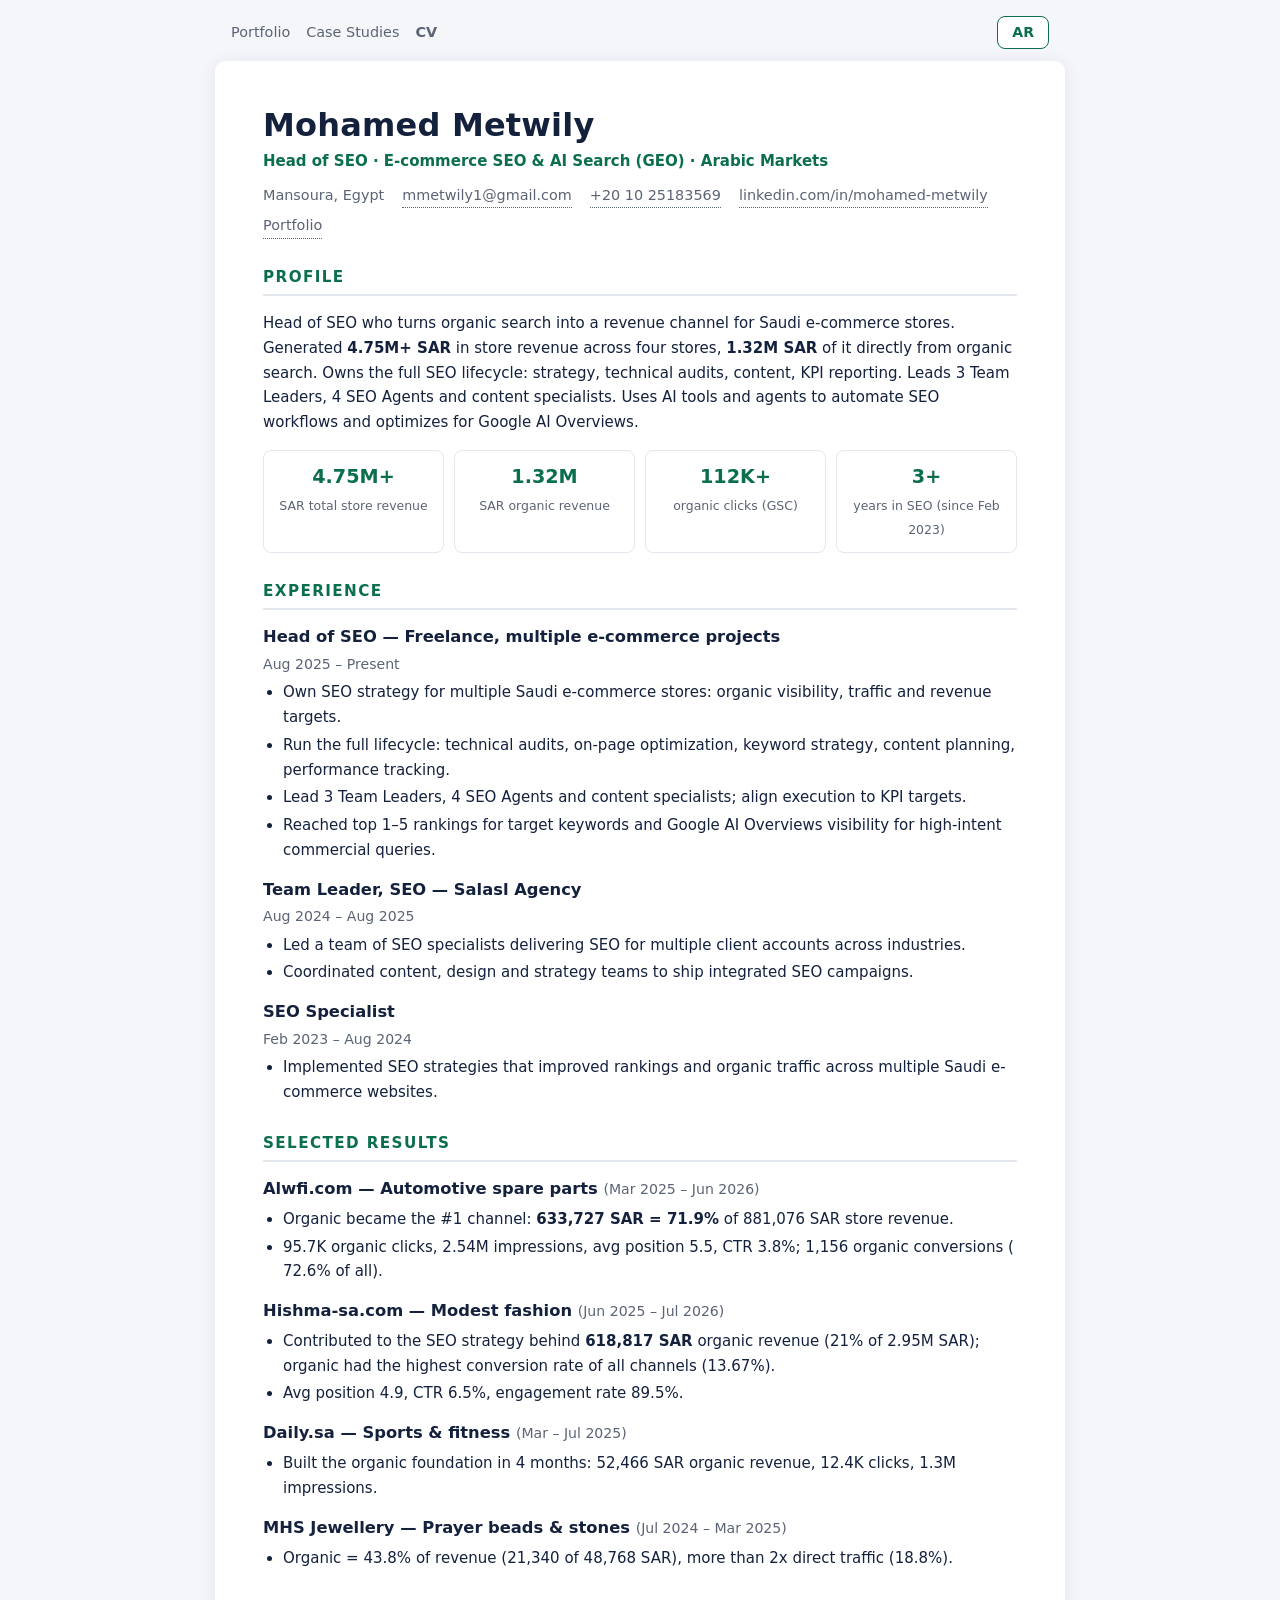
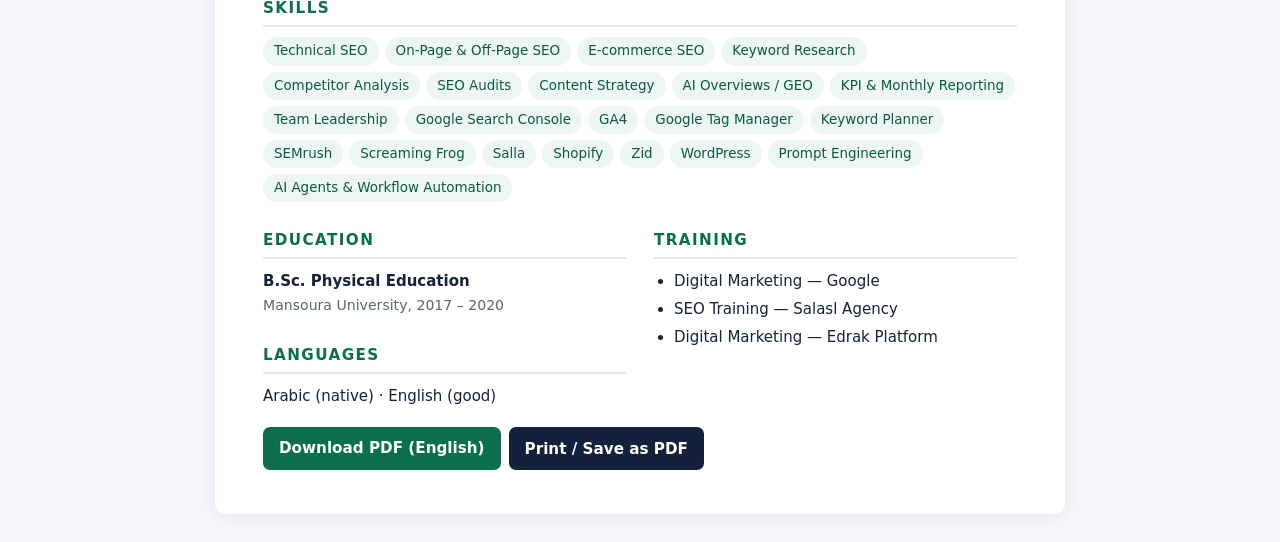
<file: cv.html>
<!doctype html>
<html
  lang="en"
  dir="ltr"
  data-title-en="Mohamed Metwily – CV | Head of SEO, E-commerce &amp; AI Search"
  data-title-ar="محمد متولي – السيرة الذاتية | رئيس قسم SEO"
  data-desc-en="CV of Mohamed Metwily, Head of SEO. 4.75M+ SAR generated across Saudi e-commerce stores, top 1-5 rankings and Google AI Overviews visibility. Leads a team of 7+."
  data-desc-ar="السيرة الذاتية لمحمد متولي، رئيس قسم SEO. أكثر من 4.75 مليون ريال لمتاجر سعودية، وترتيب 1-5 وظهور في ملخصات Google بالذكاء الاصطناعي. يقود فريقًا من 7+."
>
  <head>
    <meta charset="utf-8" />
    <meta name="viewport" content="width=device-width, initial-scale=1" />
    <title>
      Mohamed Metwily – CV | Head of SEO, E-commerce &amp; AI Search
    </title>
    <meta
      name="description"
      content="CV of Mohamed Metwily, Head of SEO. 4.75M+ SAR generated across Saudi e-commerce stores, top 1-5 rankings and Google AI Overviews visibility. Leads a team of 7+."
    />
    <link
      rel="canonical"
      href="https://mmetwily1-sudo.github.io/mohamed-metwily-portfolio/cv.html"
    />
    <link rel="preconnect" href="https://fonts.googleapis.com" />
    <link rel="preconnect" href="https://fonts.gstatic.com" crossorigin />
    <link
      rel="stylesheet"
      href="https://fonts.googleapis.com/css2?family=Cairo:wght@400;600;700;800&display=swap"
    />
    <script src="site.js"></script>
    <style>
      html[lang="ar"] .en {
        display: none !important;
      }
      html:not([lang="ar"]) .ar {
        display: none !important;
      }
      :root {
        --ink: #14213d;
        --muted: #5b6475;
        --accent: #0b6e4f;
        --line: #e3e7ee;
        --bg: #f4f6fa;
        --font:
          system-ui, -apple-system, "Segoe UI", Roboto, Arial,
          "Noto Sans Arabic", Tahoma, sans-serif;
      }
      html[lang="ar"] {
        --font:
          "Cairo", "Segoe UI", Tahoma, "Noto Sans Arabic", system-ui, sans-serif;
      }
      * {
        box-sizing: border-box;
      }
      body {
        margin: 0;
        background: var(--bg);
        color: var(--ink);
        font: 15px/1.65 var(--font);
      }
      a {
        color: inherit;
      }
      a:focus-visible,
      button:focus-visible {
        outline: 3px solid var(--accent);
        outline-offset: 2px;
      }
      .num {
        direction: ltr;
        unicode-bidi: isolate;
        display: inline-block;
      }
      .bar {
        max-width: 850px;
        margin: 16px auto 0;
        padding: 0 16px;
        display: flex;
        flex-wrap: wrap;
        gap: 8px 16px;
        justify-content: space-between;
        align-items: center;
      }
      .bar nav {
        display: flex;
        gap: 6px 16px;
        flex-wrap: wrap;
      }
      .bar a {
        text-decoration: none;
        color: var(--muted);
        font-size: 0.9rem;
      }
      .bar a:hover {
        color: var(--accent);
      }
      .lang-btn {
        background: #fff;
        color: var(--accent);
        border: 1px solid var(--accent);
        border-radius: 8px;
        padding: 4px 14px;
        font: inherit;
        font-weight: 700;
        font-size: 0.88rem;
        cursor: pointer;
      }
      .page {
        max-width: 850px;
        margin: 12px auto 28px;
        background: #fff;
        padding: 44px 48px;
        border-radius: 10px;
        box-shadow: 0 2px 18px rgba(20, 33, 61, 0.08);
      }
      header h1 {
        margin: 0;
        font-size: 2rem;
        letter-spacing: 0.2px;
        line-height: 1.3;
      }
      header .role {
        color: var(--accent);
        font-weight: 700;
        margin: 2px 0 10px;
      }
      .contact {
        display: flex;
        flex-wrap: wrap;
        gap: 6px 18px;
        color: var(--muted);
        font-size: 0.9rem;
      }
      .contact a {
        text-decoration: none;
        border-bottom: 1px dotted var(--muted);
      }
      h2 {
        font-size: 0.95rem;
        text-transform: uppercase;
        letter-spacing: 1.4px;
        color: var(--accent);
        border-bottom: 2px solid var(--line);
        padding-bottom: 4px;
        margin: 26px 0 10px;
      }
      html[lang="ar"] h2 {
        letter-spacing: 0;
        text-transform: none;
        font-size: 1.05rem;
      }
      h3 {
        margin: 14px 0 2px;
        font-size: 1.02rem;
      }
      .meta {
        color: var(--muted);
        font-size: 0.88rem;
        font-weight: 400;
      }
      ul {
        margin: 4px 0 0;
        padding-inline-start: 20px;
      }
      li {
        margin: 3px 0;
      }
      .kpis {
        display: grid;
        grid-template-columns: repeat(4, 1fr);
        gap: 10px;
        margin: 14px 0 4px;
      }
      .kpi {
        border: 1px solid var(--line);
        border-radius: 8px;
        padding: 10px;
        text-align: center;
      }
      .kpi b {
        display: block;
        font-size: 1.2rem;
        color: var(--accent);
        direction: ltr;
        unicode-bidi: isolate;
      }
      .kpi span {
        font-size: 0.78rem;
        color: var(--muted);
      }
      .tags {
        display: flex;
        flex-wrap: wrap;
        gap: 6px;
      }
      .tags span {
        background: #eef6f3;
        color: #0a5a41;
        border-radius: 20px;
        padding: 3px 11px;
        font-size: 0.84rem;
      }
      .cols {
        display: grid;
        grid-template-columns: 1fr 1fr;
        gap: 0 28px;
      }
      .actions {
        display: flex;
        flex-wrap: wrap;
        gap: 8px;
        margin-top: 18px;
      }
      .btn {
        display: inline-block;
        background: var(--accent);
        color: #fff;
        padding: 9px 16px;
        border-radius: 7px;
        text-decoration: none;
        font-weight: 600;
        font-family: inherit;
        font-size: 0.95rem;
        border: 0;
        cursor: pointer;
      }
      .btn.dark {
        background: var(--ink);
      }
      .job {
        break-inside: avoid;
      }
      @media (max-width: 640px) {
        .page {
          margin: 8px 0;
          border-radius: 0;
          padding: 26px 18px;
        }
        .kpis {
          grid-template-columns: repeat(2, 1fr);
        }
        .cols {
          grid-template-columns: 1fr;
        }
      }
      @media print {
        h2 { break-after: avoid; }
        body {
          background: #fff;
          font-size: 12.5px;
        }
        .page {
          box-shadow: none;
          margin: 0;
          padding: 0;
          max-width: none;
        }
        .bar,
        .actions,
        .noprint {
          display: none !important;
        }
        a {
          border: 0 !important;
          text-decoration: none;
        }
        @page {
          size: A4;
          margin: 14mm;
        }
      }
    </style>
    <script type="application/ld+json">
      {
        "@context": "https://schema.org",
        "@type": "Person",
        "name": "Mohamed Metwily",
        "alternateName": "محمد متولي",
        "jobTitle": "Head of SEO",
        "email": "mailto:mmetwily1@gmail.com",
        "telephone": "+201025183569",
        "address": {
          "@type": "PostalAddress",
          "addressLocality": "Mansoura",
          "addressCountry": "EG"
        },
        "url": "https://mmetwily1-sudo.github.io/mohamed-metwily-portfolio/",
        "sameAs": ["https://www.linkedin.com/in/mohamed-metwily"],
        "knowsLanguage": ["Arabic", "English"]
      }
    </script>
  </head>
  <body>
    <div class="bar">
      <nav aria-label="Pages">
        <a href="index.html"
          ><span class="en">Portfolio</span
          ><span class="ar">الملف المهني</span></a
        >
        <a href="case-studies.html"
          ><span class="en">Case Studies</span
          ><span class="ar">دراسات الحالة</span></a
        >
        <a href="cv.html" aria-current="page"
          ><b
            ><span class="en">CV</span><span class="ar">السيرة الذاتية</span></b
          ></a
        >
      </nav>
      <button
        class="lang-btn"
        type="button"
        data-lang-btn
        onclick="toggleLang()"
      >
        AR
      </button>
    </div>

    <main class="page">
      <header>
        <h1>
          <span class="en">Mohamed Metwily</span
          ><span class="ar">محمد متولي</span>
        </h1>
        <div class="role">
          <span class="en"
            >Head of SEO · E-commerce SEO &amp; AI Search (GEO) · Arabic
            Markets</span
          ><span class="ar"
            >رئيس قسم SEO · الـ SEO للتجارة الإلكترونية والبحث بالذكاء الاصطناعي
            (GEO) · الأسواق العربية</span
          >
        </div>
        <div class="contact">
          <span class="en">Mansoura, Egypt</span><span class="ar">المنصورة، مصر</span>
          <a href="mailto:mmetwily1@gmail.com">mmetwily1@gmail.com</a>
          <a href="tel:+201025183569"
            ><span class="num">+20 10 25183569</span></a
          >
          <a href="https://www.linkedin.com/in/mohamed-metwily"
            >linkedin.com/in/mohamed-metwily</a
          >
          <a href="https://mmetwily1-sudo.github.io/mohamed-metwily-portfolio/"
            ><span class="en">Portfolio</span
            ><span class="ar">الملف المهني</span></a
          >
        </div>
      </header>

      <section>
        <h2>
          <span class="en">Profile</span><span class="ar">الملخص المهني</span>
        </h2>
        <p class="en">
          Head of SEO who turns organic search into a revenue channel for Saudi
          e-commerce stores. Generated <b>4.75M+ SAR</b> in store revenue across
          four stores, <b>1.32M SAR</b> of it directly from organic search. Owns
          the full SEO lifecycle: strategy, technical audits, content, KPI
          reporting. Leads 3 Team Leaders, 4 SEO Agents and content specialists.
          Uses AI tools and agents to automate SEO workflows and optimizes for
          Google AI Overviews.
        </p>
        <p class="ar">
          رئيس قسم SEO يحوّل البحث العضوي إلى قناة إيرادات لمتاجر التجارة
          الإلكترونية السعودية. حققت أكثر من <b>4.75 مليون ريال</b> إيرادات عبر
          أربعة متاجر، منها <b>1.32 مليون ريال</b> مباشرة من البحث العضوي. أدير
          دورة الـ SEO كاملة: الاستراتيجية والتدقيق التقني والمحتوى وتقارير
          الأداء. أقود 3 قادة فرق و4 متخصصي SEO ومختصي محتوى. أوظّف أدوات ووكلاء
          الذكاء الاصطناعي لأتمتة مهام الـ SEO وأحسّن الظهور في ملخصات Google
          بالذكاء الاصطناعي.
        </p>
        <div class="kpis">
          <div class="kpi">
            <b>4.75M+</b
            ><span
              ><span class="en">SAR total store revenue</span
              ><span class="ar">ريال إجمالي إيرادات المتاجر</span></span
            >
          </div>
          <div class="kpi">
            <b>1.32M</b
            ><span
              ><span class="en">SAR organic revenue</span
              ><span class="ar">ريال إيرادات عضوية</span></span
            >
          </div>
          <div class="kpi">
            <b>112K+</b
            ><span
              ><span class="en">organic clicks (GSC)</span
              ><span class="ar">نقرة عضوية (GSC)</span></span
            >
          </div>
          <div class="kpi">
            <b>3+</b
            ><span
              ><span class="en">years in SEO (since Feb 2023)</span
              ><span class="ar">سنوات في الـ SEO (منذ فبراير 2023)</span></span
            >
          </div>
        </div>
      </section>

      <section>
        <h2>
          <span class="en">Experience</span
          ><span class="ar">الخبرة العملية</span>
        </h2>
        <div class="job">
          <h3>
            <span class="en"
              >Head of SEO — Freelance, multiple e-commerce projects</span
            ><span class="ar"
              >رئيس قسم SEO — عمل حر، مشاريع تجارة إلكترونية متعددة</span
            >
          </h3>
          <div class="meta">
            <span class="en">Aug 2025 – Present</span
            ><span class="ar">أغسطس 2025 – الحالي</span>
          </div>
          <ul>
            <li>
              <span class="en"
                >Own SEO strategy for multiple Saudi e-commerce stores: organic
                visibility, traffic and revenue targets.</span
              ><span class="ar"
                >أمتلك استراتيجية الـ SEO لعدة متاجر سعودية: الظهور العضوي
                والزيارات وأهداف الإيرادات.</span
              >
            </li>
            <li>
              <span class="en"
                >Run the full lifecycle: technical audits, on-page optimization,
                keyword strategy, content planning, performance tracking.</span
              ><span class="ar"
                >أدير دورة العمل كاملة: التدقيق التقني وتحسين الصفحات
                واستراتيجية الكلمات المفتاحية وتخطيط المحتوى ومتابعة
                الأداء.</span
              >
            </li>
            <li>
              <span class="en"
                >Lead 3 Team Leaders, 4 SEO Agents and content specialists;
                align execution to KPI targets.</span
              ><span class="ar"
                >أقود 3 قادة فرق و4 متخصصي SEO ومختصي محتوى، وأوجّه التنفيذ نحو
                مؤشرات الأداء.</span
              >
            </li>
            <li>
              <span class="en"
                >Reached top 1–5 rankings for target keywords and Google AI
                Overviews visibility for high-intent commercial queries.</span
              ><span class="ar"
                >حققت ترتيبًا بين 1 و5 للكلمات المستهدفة وظهورًا في ملخصات
                Google بالذكاء الاصطناعي للاستعلامات التجارية عالية النية.</span
              >
            </li>
          </ul>
        </div>
        <div class="job">
          <h3>
            <span class="en">Team Leader, SEO — Salasl Agency</span
            ><span class="ar">قائد فريق SEO — وكالة سلاسل</span>
          </h3>
          <div class="meta">
            <span class="en">Aug 2024 – Aug 2025</span
            ><span class="ar">أغسطس 2024 – أغسطس 2025</span>
          </div>
          <ul>
            <li>
              <span class="en"
                >Led a team of SEO specialists delivering SEO for multiple
                client accounts across industries.</span
              ><span class="ar"
                >قدت فريقًا من متخصصي الـ SEO لتنفيذ مشاريع لعملاء متعددين في
                قطاعات مختلفة.</span
              >
            </li>
            <li>
              <span class="en"
                >Coordinated content, design and strategy teams to ship
                integrated SEO campaigns.</span
              ><span class="ar"
                >نسّقت بين فرق المحتوى والتصميم والاستراتيجية لتنفيذ حملات SEO
                متكاملة.</span
              >
            </li>
          </ul>
        </div>
        <div class="job">
          <h3>
            <span class="en">SEO Specialist</span
            ><span class="ar">متخصص SEO</span>
          </h3>
          <div class="meta">
            <span class="en">Feb 2023 – Aug 2024</span
            ><span class="ar">فبراير 2023 – أغسطس 2024</span>
          </div>
          <ul>
            <li>
              <span class="en"
                >Implemented SEO strategies that improved rankings and organic
                traffic across multiple Saudi e-commerce websites.</span
              ><span class="ar"
                >نفّذت استراتيجيات SEO حسّنت الترتيب والزيارات العضوية لعدة
                مواقع تجارة إلكترونية سعودية.</span
              >
            </li>
          </ul>
        </div>
      </section>

      <section>
        <h2>
          <span class="en">Selected results</span
          ><span class="ar">أبرز النتائج</span>
        </h2>
        <div class="job">
          <h3>
            Alwfi.com — <span class="en">Automotive spare parts</span
            ><span class="ar">قطع غيار السيارات</span>
            <span class="meta"
              >(<span class="num">Mar 2025 – Jun 2026</span>)</span
            >
          </h3>
          <ul>
            <li>
              <span class="en"
                >Organic became the #1 channel:
                <b>633,727 SAR = <span class="num">71.9%</span></b> of 881,076
                SAR store revenue.</span
              ><span class="ar"
                >أصبح البحث العضوي القناة الأولى:
                <b>633,727 ريال = <span class="num">71.9%</span></b> من إيرادات
                المتجر البالغة 881,076 ريال.</span
              >
            </li>
            <li>
              <span class="en"
                >95.7K organic clicks, 2.54M impressions, avg position 5.5, CTR
                <span class="num">3.8%</span>; 1,156 organic conversions (<span
                  class="num"
                  >72.6%</span
                >
                of all).</span
              ><span class="ar"
                >95.7 ألف نقرة عضوية و2.54 مليون ظهور، متوسط الترتيب 5.5 ونسبة
                النقر <span class="num">3.8%</span>؛ و1,156 تحويلًا عضويًا
                (<span class="num">72.6%</span> من الإجمالي).</span
              >
            </li>
          </ul>
        </div>
        <div class="job">
          <h3>
            Hishma-sa.com — <span class="en">Modest fashion</span
            ><span class="ar">الأزياء المحتشمة والجلابيات</span>
            <span class="meta"
              >(<span class="num">Jun 2025 – Jul 2026</span>)</span
            >
          </h3>
          <ul>
            <li>
              <span class="en"
                >Contributed to the SEO strategy behind
                <b>618,817 SAR</b> organic revenue (<span class="num">21%</span>
                of 2.95M SAR); organic had the highest conversion rate of all
                channels (<span class="num">13.67%</span>).</span
              ><span class="ar"
                >ساهمت في استراتيجية الـ SEO التي حققت
                <b>618,817 ريال</b> إيرادات عضوية (<span class="num">21%</span>
                من 2.95 مليون ريال)؛ وكان للبحث العضوي أعلى معدل تحويل بين
                القنوات (<span class="num">13.67%</span>).</span
              >
            </li>
            <li>
              <span class="en"
                >Avg position 4.9, CTR <span class="num">6.5%</span>, engagement
                rate <span class="num">89.5%</span>.</span
              ><span class="ar"
                >متوسط الترتيب 4.9، نسبة النقر <span class="num">6.5%</span>،
                معدل التفاعل <span class="num">89.5%</span>.</span
              >
            </li>
          </ul>
        </div>
        <div class="job">
          <h3>
            Daily.sa — <span class="en">Sports &amp; fitness</span
            ><span class="ar">المعدات الرياضية واللياقة</span>
            <span class="meta">(<span class="num">Mar – Jul 2025</span>)</span>
          </h3>
          <ul>
            <li>
              <span class="en"
                >Built the organic foundation in 4 months: 52,466 SAR organic
                revenue, 12.4K clicks, 1.3M impressions.</span
              ><span class="ar"
                >بنيت الأساس العضوي خلال 4 أشهر: 52,466 ريال إيرادات عضوية و12.4
                ألف نقرة و1.3 مليون ظهور.</span
              >
            </li>
          </ul>
        </div>
        <div class="job">
          <h3>
            MHS Jewellery — <span class="en">Prayer beads &amp; stones</span
            ><span class="ar">المسابح والأحجار الكريمة</span>
            <span class="meta"
              >(<span class="num">Jul 2024 – Mar 2025</span>)</span
            >
          </h3>
          <ul>
            <li>
              <span class="en"
                >Organic = <span class="num">43.8%</span> of revenue (21,340 of
                48,768 SAR), more than 2x direct traffic (<span class="num"
                  >18.8%</span
                >).</span
              ><span class="ar"
                >البحث العضوي = <span class="num">43.8%</span> من الإيرادات
                (21,340 من 48,768 ريال)، أكثر من ضعف الزيارات المباشرة (<span
                  class="num"
                  >18.8%</span
                >).</span
              >
            </li>
          </ul>
        </div>
      </section>

      <section>
        <h2><span class="en">Skills</span><span class="ar">المهارات</span></h2>
        <div class="tags">
          <span class="en">Technical SEO</span><span class="ar">SEO تقني</span>
          <span class="en">On-Page &amp; Off-Page SEO</span
          ><span class="ar">SEO داخلي وخارجي</span>
          <span class="en">E-commerce SEO</span
          ><span class="ar">SEO للتجارة الإلكترونية</span>
          <span class="en">Keyword Research</span
          ><span class="ar">بحث الكلمات المفتاحية</span>
          <span class="en">Competitor Analysis</span
          ><span class="ar">تحليل المنافسين</span>
          <span class="en">SEO Audits</span><span class="ar">تدقيق SEO</span>
          <span class="en">Content Strategy</span
          ><span class="ar">استراتيجية المحتوى</span>
          <span>AI Overviews / GEO</span>
          <span class="en">KPI &amp; Monthly Reporting</span
          ><span class="ar">مؤشرات الأداء والتقارير الشهرية</span>
          <span class="en">Team Leadership</span
          ><span class="ar">قيادة الفرق</span> <span>Google Search Console</span
          ><span>GA4</span><span>Google Tag Manager</span
          ><span>Keyword Planner</span><span>SEMrush</span
          ><span>Screaming Frog</span> <span>Salla</span><span>Shopify</span
          ><span>Zid</span><span>WordPress</span><span>Prompt Engineering</span>
          <span class="en">AI Agents &amp; Workflow Automation</span
          ><span class="ar">وكلاء الذكاء الاصطناعي وأتمتة سير العمل</span>
        </div>
      </section>

      <section class="cols">
        <div>
          <h2>
            <span class="en">Education</span
            ><span class="ar">المؤهل العلمي</span>
          </h2>
          <b
            ><span class="en">B.Sc. Physical Education</span
            ><span class="ar">بكالوريوس التربية الرياضية</span></b
          >
          <div class="meta">
            <span class="en">Mansoura University, 2017 – 2020</span
            ><span class="ar">جامعة المنصورة، 2017 – 2020</span>
          </div>
          <h2>
            <span class="en">Languages</span><span class="ar">اللغات</span>
          </h2>
          <span class="en">Arabic (native) · English (good)</span
          ><span class="ar">العربية (لغة أم) · الإنجليزية (جيد)</span>
        </div>
        <div>
          <h2>
            <span class="en">Training</span
            ><span class="ar">الدورات التدريبية</span>
          </h2>
          <ul>
            <li>
              <span class="en">Digital Marketing — Google</span
              ><span class="ar">التسويق الرقمي — Google</span>
            </li>
            <li>
              <span class="en">SEO Training — Salasl Agency</span
              ><span class="ar">تدريب SEO — وكالة سلاسل</span>
            </li>
            <li>
              <span class="en">Digital Marketing — Edrak Platform</span
              ><span class="ar">التسويق الرقمي — منصة إدراك</span>
            </li>
          </ul>
        </div>
      </section>

      <div class="actions noprint">
        <a class="btn en" href="Mohamed-Metwily-CV.pdf"
          >Download PDF (English)</a
        >
        <a class="btn ar" href="Mohamed-Metwily-CV-ar.pdf"
          >تحميل PDF (العربية)</a
        >
        <button class="btn dark" type="button" onclick="window.print()">
          <span class="en">Print / Save as PDF</span
          ><span class="ar">طباعة / حفظ PDF</span>
        </button>
      </div>
    </main>
  </body>
</html>
</file>
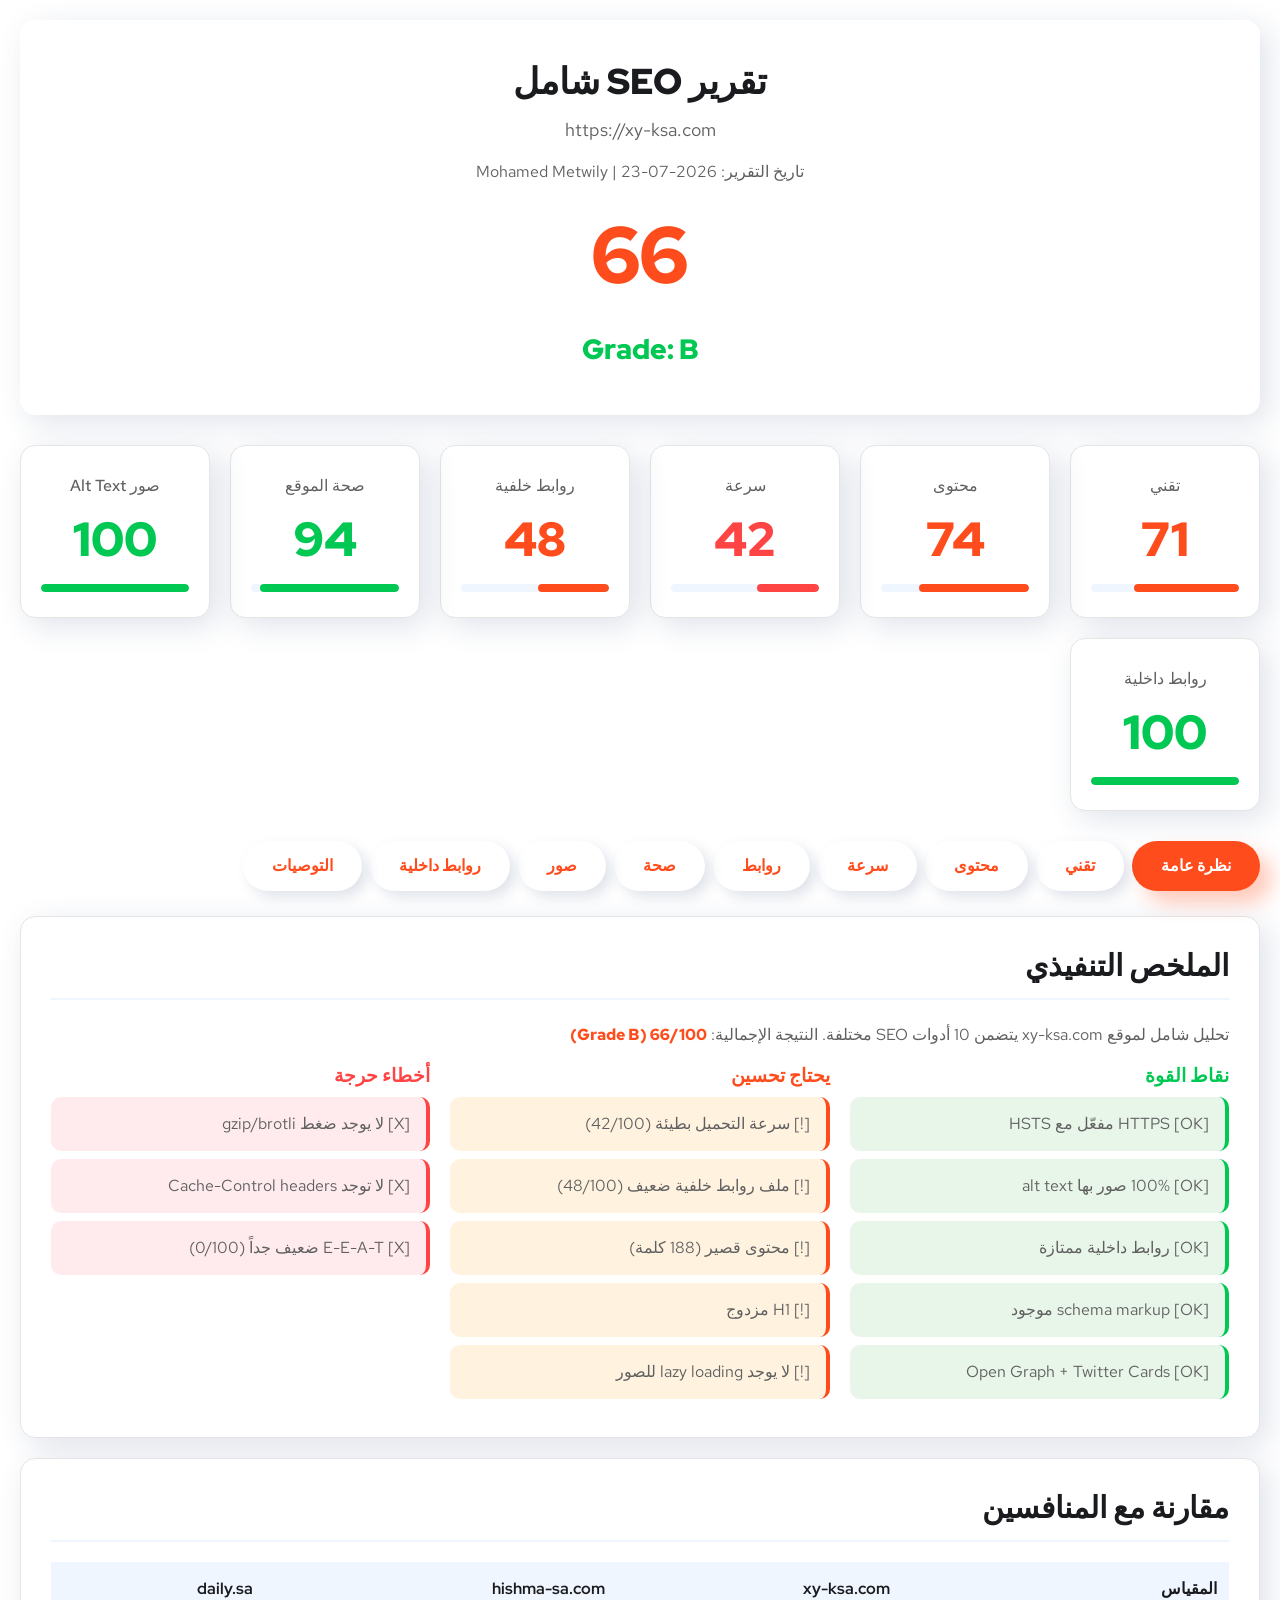
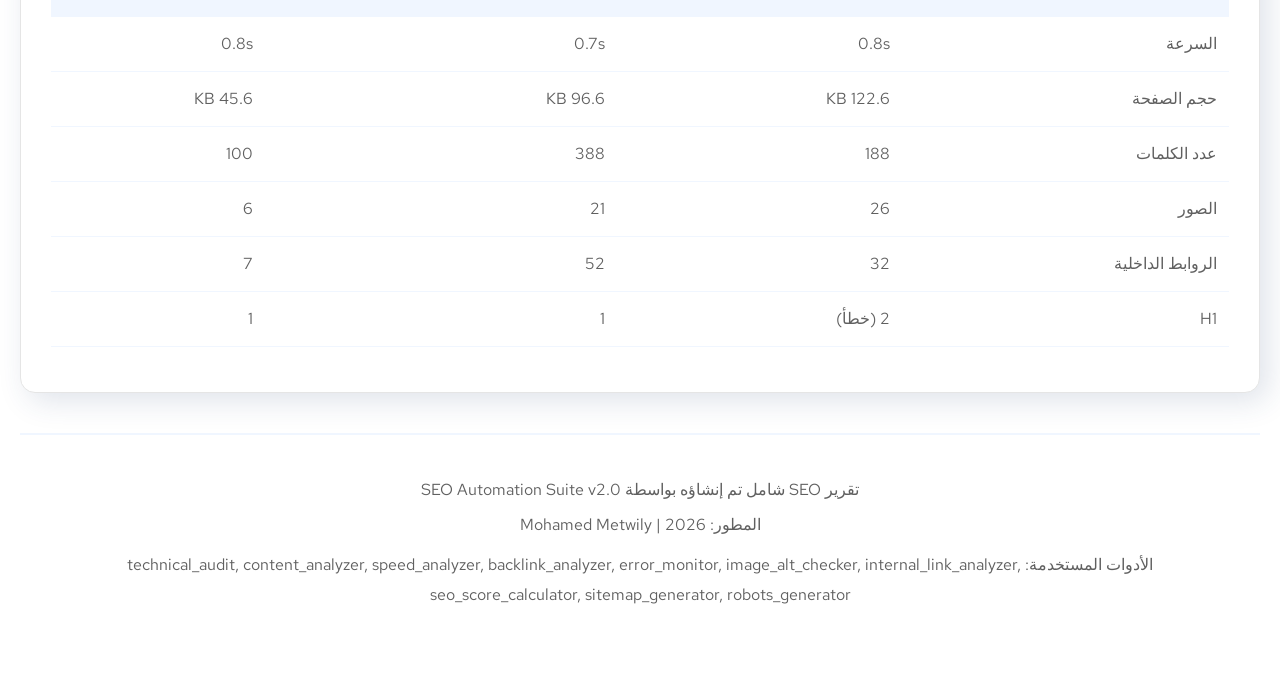
<file: full_seo_report.html>
<!DOCTYPE html>
<html lang="ar" dir="rtl">
<head>
    <meta charset="UTF-8">
    <meta name="viewport" content="width=device-width, initial-scale=1.0">
    <title>تقرير SEO شامل - xy-ksa.com</title>
    <link href="https://fonts.googleapis.com/css2?family=Red+Hat+Display:wght@400;700;900&family=Red+Hat+Text:wght@400;500;700&display=swap" rel="stylesheet">
    <style>
        /* ============================================
           SALASL.AGENCY COMPLETE DESIGN SYSTEM
           ============================================ */
        *, *:before, *:after { box-sizing: inherit; }
        html { box-sizing: border-box; line-height: 1.15; -webkit-text-size-adjust: 100%; overflow-x: hidden; }

        body {
            margin: 0;
            font-family: "Red Hat Text", sans-serif;
            font-size: 16px;
            line-height: 1.875;
            font-weight: 400;
            color: #606060;
            background: #fff;
            min-height: 100vh;
            padding: 20px;
        }

        h1, h2, h3, h4, h5, h6 {
            font-family: "Red Hat Display", sans-serif;
            font-weight: 900;
            line-height: 1.2;
            margin: 0 0 20px;
            color: #1a1b1e;
        }

        a { color: #00c3ff; text-decoration: none; transition: all 0.3s linear; }
        p { margin: 0 0 20px; }

        /* HEADER */
        .header {
            text-align: center;
            padding: 40px 30px;
            margin-bottom: 30px;
            background: #fff;
            border-radius: 15px;
            box-shadow: 8px 8px 30px 0px rgba(42, 67, 113, 0.15);
        }
        .header h1 { font-size: 36px; margin-bottom: 10px; }
        .header .url { color: #606060; font-size: 18px; }
        .header .date { color: #606060; margin-top: 10px; font-size: 16px; }
        .header .overall-score { font-size: 80px; font-weight: 900; font-family: "Red Hat Display", sans-serif; color: #fe4c1c; margin: 20px 0; line-height: 1.2; }
        .header .grade { font-size: 28px; color: #00c853; font-family: "Red Hat Display", sans-serif; font-weight: 900; }

        /* SCORE GRID */
        .score-grid { display: grid; grid-template-columns: repeat(auto-fit, minmax(180px, 1fr)); gap: 20px; margin: 30px 0; }
        .score-card {
            background: #fff;
            border-radius: 15px;
            padding: 25px 20px;
            text-align: center;
            border: 1px solid #e5e5e5;
            transition: all 0.3s ease;
            cursor: pointer;
            box-shadow: 8px 8px 30px 0px rgba(42, 67, 113, 0.15);
        }
        .score-card:hover { transform: translateY(-8px); box-shadow: 12px 12px 20px 0px rgba(254, 76, 28, 0.3); border-color: #fe4c1c; }
        .score-card .label { font-size: 16px; color: #606060; margin-bottom: 10px; font-weight: 500; }
        .score-card .score { font-size: 48px; font-family: "Red Hat Display", sans-serif; font-weight: 900; line-height: 1.2; color: #1a1b1e; }
        .score-card .bar { width: 100%; height: 8px; background: #f0f6ff; border-radius: 4px; margin-top: 15px; overflow: hidden; }
        .score-card .bar-fill { height: 100%; border-radius: 4px; transition: width 0.5s; }

        .score-card.good .score { color: #00c853; }
        .score-card.good .bar-fill { background: #00c853; }
        .score-card.warning .score { color: #fe4c1c; }
        .score-card.warning .bar-fill { background: #fe4c1c; }
        .score-card.bad .score { color: #ff4444; }
        .score-card.bad .bar-fill { background: #ff4444; }

        /* SECTIONS */
        .section {
            background: #fff;
            border-radius: 15px;
            padding: 30px;
            margin: 20px 0;
            border: 1px solid #e5e5e5;
            box-shadow: 8px 8px 30px 0px rgba(42, 67, 113, 0.15);
        }
        .section h2 { font-size: 30px; border-bottom: 2px solid #f0f6ff; padding-bottom: 15px; }

        /* GRIDS */
        .grid-2 { display: grid; grid-template-columns: 1fr 1fr; gap: 20px; }
        .grid-3 { display: grid; grid-template-columns: 1fr 1fr 1fr; gap: 20px; }

        /* METRICS */
        .metric { display: flex; justify-content: space-between; align-items: center; padding: 12px 0; border-bottom: 1px solid #f0f6ff; }
        .metric:last-child { border-bottom: none; }
        .metric-label { color: #606060; font-weight: 500; font-size: 16px; }
        .metric-value { font-weight: 700; color: #1a1b1e; font-size: 16px; }

        /* ISSUES */
        .issue { padding: 12px 16px; margin: 8px 0; border-radius: 10px; font-size: 16px; line-height: 1.875; }
        .issue-error { background: #ffebee; border-right: 4px solid #ff4444; }
        .issue-warning { background: #fff3e0; border-right: 4px solid #fe4c1c; }
        .issue-pass { background: #e8f5e9; border-right: 4px solid #00c853; }
        .issue-info { background: #e3f2fd; border-right: 4px solid #00c3ff; }

        /* RECOMMENDATIONS */
        .recommendation {
            background: #fff;
            padding: 18px 20px;
            margin: 10px 0;
            border-radius: 15px;
            display: flex;
            align-items: center;
            gap: 12px;
            border-right: 4px solid #fe4c1c;
            box-shadow: 8px 8px 30px 0px rgba(42, 67, 113, 0.15);
            line-height: 1.875;
            font-size: 16px;
        }
        .priority {
            padding: 5px 14px;
            border-radius: 25px;
            font-size: 14px;
            font-weight: 700;
            font-family: "Red Hat Display", sans-serif;
            display: inline-block;
            line-height: 1.4;
            flex-shrink: 0;
        }
        .priority-high { background: #ffebee; color: #ff4444; }
        .priority-medium { background: #fff3e0; color: #fe4c1c; }
        .priority-low { background: #e3f2fd; color: #00c3ff; }

        /* TABLE */
        table { width: 100%; border-collapse: collapse; margin: 15px 0; }
        th, td { padding: 12px; text-align: right; border-bottom: 1px solid #f0f6ff; font-size: 16px; }
        th { background: #f0f6ff; color: #1a1b1e; font-family: "Red Hat Display", sans-serif; font-weight: 700; }
        tr:hover { background: #f8f9fa; }

        /* BAR CHART */
        .bar-chart { display: flex; align-items: flex-end; gap: 15px; height: 200px; padding: 20px 0; border-bottom: 2px solid #f0f6ff; }
        .bar-item { display: flex; flex-direction: column; align-items: center; flex: 1; }
        .bar-rect { width: 40px; border-radius: 8px 8px 0 0; transition: height 0.5s; }
        .bar-value { font-size: 16px; margin-bottom: 5px; color: #fe4c1c; font-weight: 700; }
        .bar-label { font-size: 14px; color: #606060; margin-top: 5px; text-align: center; font-weight: 500; }

        /* TABS */
        .tabs { display: flex; gap: 8px; margin-bottom: 25px; flex-wrap: wrap; }
        .tab {
            padding: 16px 28px;
            background: #fff;
            border: 1px solid transparent;
            border-radius: 25px;
            color: #fe4c1c;
            cursor: pointer;
            transition: all 0.2s ease-out;
            font-family: "Red Hat Display", sans-serif;
            font-weight: bold;
            font-size: 16px;
            box-shadow: 6px 6px 13px 0px rgba(42, 67, 113, 0.15);
            line-height: 1;
        }
        .tab:hover { border-color: #fe4c1c; color: #fe4c1c; }
        .tab.active { background: #fe4c1c; color: white; border-color: transparent; box-shadow: 12px 12px 20px 0px rgba(254, 76, 28, 0.3); }
        .tab-content { display: none; }
        .tab-content.active { display: block; }

        /* BADGES */
        .badge { display: inline-block; padding: 5px 14px; border-radius: 25px; font-size: 14px; font-weight: 700; font-family: "Red Hat Display", sans-serif; }
        .badge-success { background: #e8f5e9; color: #00c853; }
        .badge-warning { background: #fff3e0; color: #fe4c1c; }
        .badge-danger { background: #ffebee; color: #ff4444; }

        /* FOOTER */
        .footer { text-align: center; padding: 40px; color: #606060; border-top: 2px solid #f0f6ff; margin-top: 40px; }
        .footer p { margin-bottom: 5px; }

        /* RESPONSIVE */
        @media (max-width: 767px) { .grid-2, .grid-3 { grid-template-columns: 1fr; } }
    </style>
</head>
<body>
    <div class="header">
        <h1>تقرير SEO شامل</h1>
        <div class="url">https://xy-ksa.com</div>
        <div class="date">تاريخ التقرير: 2026-07-23 | Mohamed Metwily</div>
        <div class="overall-score">66</div>
        <div class="grade">Grade: B</div>
    </div>

    <div class="score-grid">
        <div class="score-card warning" onclick="showTab('technical')">
            <div class="label">تقني</div>
            <div class="score">71</div>
            <div class="bar"><div class="bar-fill" style="width:71%"></div></div>
        </div>
        <div class="score-card warning" onclick="showTab('content')">
            <div class="label">محتوى</div>
            <div class="score">74</div>
            <div class="bar"><div class="bar-fill" style="width:74%"></div></div>
        </div>
        <div class="score-card bad" onclick="showTab('speed')">
            <div class="label">سرعة</div>
            <div class="score">42</div>
            <div class="bar"><div class="bar-fill" style="width:42%"></div></div>
        </div>
        <div class="score-card warning" onclick="showTab('backlinks')">
            <div class="label">روابط خلفية</div>
            <div class="score">48</div>
            <div class="bar"><div class="bar-fill" style="width:48%"></div></div>
        </div>
        <div class="score-card good" onclick="showTab('health')">
            <div class="label">صحة الموقع</div>
            <div class="score">94</div>
            <div class="bar"><div class="bar-fill" style="width:94%"></div></div>
        </div>
        <div class="score-card good" onclick="showTab('images')">
            <div class="label">صور Alt Text</div>
            <div class="score">100</div>
            <div class="bar"><div class="bar-fill" style="width:100%"></div></div>
        </div>
        <div class="score-card good" onclick="showTab('links')">
            <div class="label">روابط داخلية</div>
            <div class="score">100</div>
            <div class="bar"><div class="bar-fill" style="width:100%"></div></div>
        </div>
    </div>

    <div class="tabs">
        <div class="tab active" onclick="showTab('overview')">نظرة عامة</div>
        <div class="tab" onclick="showTab('technical')">تقني</div>
        <div class="tab" onclick="showTab('content')">محتوى</div>
        <div class="tab" onclick="showTab('speed')">سرعة</div>
        <div class="tab" onclick="showTab('backlinks')">روابط</div>
        <div class="tab" onclick="showTab('health')">صحة</div>
        <div class="tab" onclick="showTab('images')">صور</div>
        <div class="tab" onclick="showTab('links')">روابط داخلية</div>
        <div class="tab" onclick="showTab('recommendations')">التوصيات</div>
    </div>

    <div id="overview" class="tab-content active">
        <div class="section">
            <h2>الملخص التنفيذي</h2>
            <p style="margin-bottom:15px;">تحليل شامل لموقع xy-ksa.com يتضمن 10 أدوات SEO مختلفة. النتيجة الإجمالية: <strong style="color:#fe4c1c">66/100 (Grade B)</strong></p>
            <div class="grid-3">
                <div>
                    <h3 style="color:#00c853; margin-bottom:10px;">نقاط القوة</h3>
                    <div class="issue issue-pass">[OK] HTTPS مفعّل مع HSTS</div>
                    <div class="issue issue-pass">[OK] 100% صور بها alt text</div>
                    <div class="issue issue-pass">[OK] روابط داخلية ممتازة</div>
                    <div class="issue issue-pass">[OK] schema markup موجود</div>
                    <div class="issue issue-pass">[OK] Open Graph + Twitter Cards</div>
                </div>
                <div>
                    <h3 style="color:#fe4c1c; margin-bottom:10px;">يحتاج تحسين</h3>
                    <div class="issue issue-warning">[!] سرعة التحميل بطيئة (42/100)</div>
                    <div class="issue issue-warning">[!] ملف روابط خلفية ضعيف (48/100)</div>
                    <div class="issue issue-warning">[!] محتوى قصير (188 كلمة)</div>
                    <div class="issue issue-warning">[!] H1 مزدوج</div>
                    <div class="issue issue-warning">[!] لا يوجد lazy loading للصور</div>
                </div>
                <div>
                    <h3 style="color:#ff4444; margin-bottom:10px;">أخطاء حرجة</h3>
                    <div class="issue issue-error">[X] لا يوجد ضغط gzip/brotli</div>
                    <div class="issue issue-error">[X] لا توجد Cache-Control headers</div>
                    <div class="issue issue-error">[X] E-E-A-T ضعيف جداً (0/100)</div>
                </div>
            </div>
        </div>

        <div class="section">
            <h2>مقارنة مع المنافسين</h2>
            <table>
                <thead><tr><th>المقياس</th><th>xy-ksa.com</th><th>hishma-sa.com</th><th>daily.sa</th></tr></thead>
                <tbody>
                    <tr><td>السرعة</td><td>0.8s</td><td>0.7s</td><td>0.8s</td></tr>
                    <tr><td>حجم الصفحة</td><td>122.6 KB</td><td>96.6 KB</td><td>45.6 KB</td></tr>
                    <tr><td>عدد الكلمات</td><td>188</td><td>388</td><td>100</td></tr>
                    <tr><td>الصور</td><td>26</td><td>21</td><td>6</td></tr>
                    <tr><td>الروابط الداخلية</td><td>32</td><td>52</td><td>7</td></tr>
                    <tr><td>H1</td><td>2 (خطأ)</td><td>1</td><td>1</td></tr>
                </tbody>
            </table>
        </div>
    </div>

    <div id="technical" class="tab-content">
        <div class="section">
            <h2>التحليل التقني - 71/100</h2>
            <div class="grid-2">
                <div>
                    <h3 style="color:#00c853; margin-bottom:10px;">النقاط الإيجابية</h3>
                    <div class="issue issue-pass">[OK] HTTPS مفعّل</div>
                    <div class="issue issue-pass">[OK] HSTS: max-age=15552000</div>
                    <div class="issue issue-pass">[OK] robots.txt موجود</div>
                    <div class="issue issue-pass">[OK] sitemap.xml موجود</div>
                    <div class="issue issue-pass">[OK] Canonical tag موجود</div>
                    <div class="issue issue-pass">[OK] Viewport meta tag</div>
                    <div class="issue issue-pass">[OK] Schema markup: Organization</div>
                    <div class="issue issue-pass">[OK] Open Graph: 8 عناصر</div>
                    <div class="issue issue-pass">[OK] Twitter Card: 5 عناصر</div>
                    <div class="issue issue-pass">[OK] Language: ar</div>
                </div>
                <div>
                    <h3 style="color:#ff4444; margin-bottom:10px;">المشاكل</h3>
                    <div class="issue issue-error">[X] H1 مزدوج (2 عنصر)</div>
                    <div class="issue issue-error">[X] Meta description طويل جداً (170 حرف)</div>
                    <div class="issue issue-error">[X] محتوى قصير (188 كلمة)</div>
                    <div class="issue issue-error">[X] لا يوجد lazy loading</div>
                </div>
            </div>
        </div>

        <div class="section">
            <h2>هيكل العناوين</h2>
            <table>
                <thead><tr><th>النوع</th><th>العدد</th><th>الحالة</th></tr></thead>
                <tbody>
                    <tr><td>H1</td><td>2</td><td><span class="badge badge-danger">خطأ</span></td></tr>
                    <tr><td>H2</td><td>6</td><td><span class="badge badge-success">جيد</span></td></tr>
                    <tr><td>H3</td><td>2</td><td><span class="badge badge-success">جيد</span></td></tr>
                    <tr><td>H4</td><td>1</td><td><span class="badge badge-success">جيد</span></td></tr>
                </tbody>
            </table>
        </div>
    </div>

    <div id="content" class="tab-content">
        <div class="section">
            <h2>تحليل المحتوى - 74/100</h2>
            <div class="grid-2">
                <div>
                    <h3 style="margin-bottom:10px;">القابلية للقراءة</h3>
                    <div class="metric"><span class="metric-label">Flesch-Kincaid</span><span class="metric-value">45.6</span></div>
                    <div class="metric"><span class="metric-label">Gunning Fog</span><span class="metric-value">26.3</span></div>
                    <div class="metric"><span class="metric-label">عدد الكلمات</span><span class="metric-value" style="color:#ff4444">188</span></div>
                    <div class="metric"><span class="metric-label">الجمل</span><span class="metric-value">3</span></div>
                    <div class="metric"><span class="metric-label">متوسط الكلمات/جملة</span><span class="metric-value">62.7</span></div>
                </div>
                <div>
                    <h3 style="margin-bottom:10px;">كشف AI</h3>
                    <div class="metric"><span class="metric-label">عبارات Filler</span><span class="badge badge-success">0</span></div>
                    <div class="metric"><span class="metric-label">أنماط AI</span><span class="badge badge-success">0</span></div>
                    <div class="metric"><span class="metric-label">كثافة المعلومات</span><span class="metric-value">0.033</span></div>
                    <div class="metric"><span class="metric-label">نسبة التكرار</span><span class="metric-value">31.5%</span></div>
                </div>
            </div>
        </div>

        <div class="section">
            <h2>إشارات E-E-A-T</h2>
            <div class="bar-chart">
                <div class="bar-item"><div class="bar-value">0</div><div class="bar-rect" style="height:0px; background:#ff4444;"></div><div class="bar-label">خبرة</div></div>
                <div class="bar-item"><div class="bar-value">0</div><div class="bar-rect" style="height:0px; background:#ff4444;"></div><div class="bar-label">اختصاص</div></div>
                <div class="bar-item"><div class="bar-value">0</div><div class="bar-rect" style="height:0px; background:#ff4444;"></div><div class="bar-label">موثوقية</div></div>
                <div class="bar-item"><div class="bar-value">0</div><div class="bar-rect" style="height:0px; background:#ff4444;"></div><div class="bar-label">سلطان</div></div>
            </div>
            <div class="issue issue-error">[X] E-E-A-T ضعيف جداً - أضف إشارات خبرة وموثوقية</div>
        </div>
    </div>

    <div id="speed" class="tab-content">
        <div class="section">
            <h2>تحليل السرعة - 42/100</h2>
            <div class="grid-2">
                <div>
                    <h3 style="margin-bottom:10px;">Core Web Vitals</h3>
                    <table>
                        <thead><tr><th>المؤشر</th><th>القيمة</th><th>الحالة</th></tr></thead>
                        <tbody>
                            <tr><td>TTFB</td><td>0.789s</td><td><span class="badge badge-success">جيد</span></td></tr>
                            <tr><td>LCP</td><td>يحتاج بيانات</td><td><span class="badge badge-warning">م未知</span></td></tr>
                            <tr><td>INP</td><td>يحتاج بيانات</td><td><span class="badge badge-warning">م未知</span></td></tr>
                            <tr><td>CLS</td><td>يحتاج بيانات</td><td><span class="badge badge-warning">م未知</span></td></tr>
                        </tbody>
                    </table>
                </div>
                <div>
                    <h3 style="margin-bottom:10px;">الموارد</h3>
                    <div class="metric"><span class="metric-label">Scripts</span><span class="metric-value">10 (8 خارجي)</span></div>
                    <div class="metric"><span class="metric-label">Stylesheets</span><span class="metric-value">5</span></div>
                    <div class="metric"><span class="metric-label">Images</span><span class="metric-value">26</span></div>
                    <div class="metric"><span class="metric-label">Lazy Loaded</span><span class="metric-value" style="color:#ff4444">0/26</span></div>
                </div>
            </div>
        </div>

        <div class="section">
            <h2>المشاكل الحرجة</h2>
            <div class="issue issue-error">[X] لا يوجد ضغط gzip/brotli</div>
            <div class="issue issue-error">[X] لا توجد Cache-Control headers</div>
            <div class="issue issue-error">[X] 15 ملف حجب العرض</div>
            <div class="issue issue-error">[X] لا توجد صور lazy loaded</div>
            <div class="issue issue-error">[X] HTML كبير جداً (119.9 KB)</div>
            <div class="issue issue-warning">[!] 9 صور بدون أبعاد ثابتة (مخاطر CLS)</div>
            <div class="issue issue-warning">[!] 8 ملفات JavaScript خارجية</div>
        </div>
    </div>

    <div id="backlinks" class="tab-content">
        <div class="section">
            <h2>تحليل الروابط الخلفية - 48/100</h2>
            <div class="grid-2">
                <div>
                    <h3 style="margin-bottom:10px;">الإحصائيات</h3>
                    <div class="metric"><span class="metric-label">روابط خلفية</span><span class="metric-value">0</span></div>
                    <div class="metric"><span class="metric-label">نطاقات فريدة</span><span class="metric-value" style="color:#ff4444">0</span></div>
                    <div class="metric"><span class="metric-label">روابط خروجية</span><span class="metric-value">3</span></div>
                    <div class="metric"><span class="metric-label">النطاقات الخارجية</span><span class="metric-value">2</span></div>
                </div>
                <div>
                    <h3 style="margin-bottom:10px;">التواجد الاجتماعي</h3>
                    <div class="issue issue-pass">[OK] Twitter موجود</div>
                    <div class="issue issue-pass">[OK] Facebook</div>
                    <div class="issue issue-pass">[OK] Instagram</div>
                </div>
            </div>
        </div>

        <div class="section">
            <h2>فرص التحسين</h2>
            <div class="recommendation"><span class="priority priority-high">عالية</span> بناء ملف روابط خلفية متنوع من 10+ نطاقات مختلفة</div>
            <div class="recommendation"><span class="priority priority-high">عالية</span> التسجيل في الدليل المحلي السعودي</div>
            <div class="recommendation"><span class="priority priority-medium">متوسطة</span> نشر محتوى للحصول على روابط طبيعية</div>
        </div>
    </div>

    <div id="health" class="tab-content">
        <div class="section">
            <h2>صحة الموقع - 94/100</h2>
            <div class="issue issue-pass">[OK] الموقع يعمل (HTTP 200)</div>
            <div class="issue issue-pass">[OK] HTTPS مفعّل</div>
            <div class="issue issue-pass">[OK] HSTS: max-age=15552000</div>
            <div class="issue issue-pass">[OK] robots.txt موجود</div>
            <div class="issue issue-pass">[OK] sitemap.xml موجود</div>
            <div class="issue issue-pass">[OK] Schema markup: Organization</div>
            <div class="issue issue-warning">[!] Meta description طويل (170 حرف)</div>
            <div class="issue issue-warning">[!] H1 مزدوج</div>
        </div>
    </div>

    <div id="images" class="tab-content">
        <div class="section">
            <h2>تحليل الصور - 100/100</h2>
            <div class="grid-2">
                <div>
                    <div class="metric"><span class="metric-label">إجمالي الصور</span><span class="metric-value">26</span></div>
                    <div class="metric"><span class="metric-label">بها alt text</span><span class="metric-value" style="color:#00c853">26 (100%)</span></div>
                    <div class="metric"><span class="metric-label">بدون alt text</span><span class="metric-value" style="color:#00c853">0</span></div>
                </div>
                <div>
                    <div class="issue issue-pass">[OK] 100% من الصور بها alt text</div>
                    <div class="issue issue-pass">[OK] alt text وصفي ومناسب</div>
                </div>
            </div>
        </div>
    </div>

    <div id="links" class="tab-content">
        <div class="section">
            <h2>الروابط الداخلية - 100/100</h2>
            <div class="grid-2">
                <div>
                    <div class="metric"><span class="metric-label">إجمالي الروابط</span><span class="metric-value">40</span></div>
                    <div class="metric"><span class="metric-label">روابط داخلية</span><span class="metric-value">34</span></div>
                    <div class="metric"><span class="metric-label">روابط خارجية</span><span class="metric-value">3</span></div>
                    <div class="metric"><span class="metric-label">نطاقات داخلية فريدة</span><span class="metric-value">28</span></div>
                </div>
                <div>
                    <h3 style="margin-bottom:10px;">أكثر الروابط</h3>
                    <div class="metric"><span class="metric-label">الرئيسية</span><span class="metric-value">6x</span></div>
                    <div class="metric"><span class="metric-label">السلة</span><span class="metric-value">2x</span></div>
                    <div class="metric"><span class="metric-label">باندل حصري</span><span class="metric-value">1x</span></div>
                </div>
            </div>
        </div>
    </div>

    <div id="recommendations" class="tab-content">
        <div class="section">
            <h2>التوصيات (مرتبة حسب الأولوية)</h2>

            <h3 style="color:#ff4444; margin: 20px 0 10px;">أولوية عالية</h3>
            <div class="recommendation"><span class="priority priority-high">1</span> تفعيل الضغط gzip/brotli على السيرفر - تأثير: +20 نقطة سرعة</div>
            <div class="recommendation"><span class="priority priority-high">2</span> إضافة Cache-Control headers - تأثير: +15 نقطة سرعة</div>
            <div class="recommendation"><span class="priority priority-high">3</span> إضافة lazy loading لجميع الصور - تأثير: +10 نقطة سرعة</div>
            <div class="recommendation"><span class="priority priority-high">4</span> زيادة المحتوى إلى 800+ كلمة مع إشارات E-E-A-T - تأثير: +20 نقطة محتوى</div>
            <div class="recommendation"><span class="priority priority-high">5</span> إصلاح H1 المزدوج (اترك عنصر H1 واحد فقط) - تأثير: +5 نقاط تقنية</div>

            <h3 style="color:#fe4c1c; margin: 20px 0 10px;">أولوية متوسطة</h3>
            <div class="recommendation"><span class="priority priority-medium">6</span> تقليل وصف Meta إلى 155 حرف - تأثير: +3 نقاط</div>
            <div class="recommendation"><span class="priority priority-medium">7</span> بناء ملف روابط خلفية من 10+ نطاقات - تأثير: +15 نقطة</div>
            <div class="recommendation"><span class="priority priority-medium">8</span> إضافة بيانات وأرقام لتحسين كثافة المعلومات - تأثير: +5 نقاط</div>
            <div class="recommendation"><span class="priority priority-medium">9</span> حذف الملفات الحابسة للعرض (15 ملف) - تأثير: +10 نقاط سرعة</div>

            <h3 style="color:#00c3ff; margin: 20px 0 10px;">أولوية منخفضة</h3>
            <div class="recommendation"><span class="priority priority-low">10</span> إضافة أبعاد ثابتة للصور (9 صور) - تأثير: +3 نقاط CLS</div>
            <div class="recommendation"><span class="priority priority-low">11</span> تقليل ملفات JavaScript الخارجية - تأثير: +5 نقاط سرعة</div>
        </div>
    </div>

    <div class="footer">
        <p>تقرير SEO شامل تم إنشاؤه بواسطة SEO Automation Suite v2.0</p>
        <p>المطور: Mohamed Metwily | 2026</p>
        <p style="margin-top:10px;">الأدوات المستخدمة: technical_audit, content_analyzer, speed_analyzer, backlink_analyzer, error_monitor, image_alt_checker, internal_link_analyzer, seo_score_calculator, sitemap_generator, robots_generator</p>
    </div>

    <script>
        function showTab(tabId) {
            document.querySelectorAll('.tab-content').forEach(el => el.classList.remove('active'));
            document.querySelectorAll('.tab').forEach(el => el.classList.remove('active'));
            document.getElementById(tabId).classList.add('active');
            document.querySelectorAll('.tab').forEach(el => {
                if (el.textContent.includes(getTabName(tabId))) el.classList.add('active');
            });
        }
        function getTabName(id) {
            const names = {overview:'نظرة عامة',technical:'تقني',content:'محتوى',speed:'سرعة',backlinks:'روابط',health:'صحة',images:'صور',links:'روابط داخلية',recommendations:'التوصيات'};
            return names[id] || '';
        }
    </script>
</body>
</html>
</file>
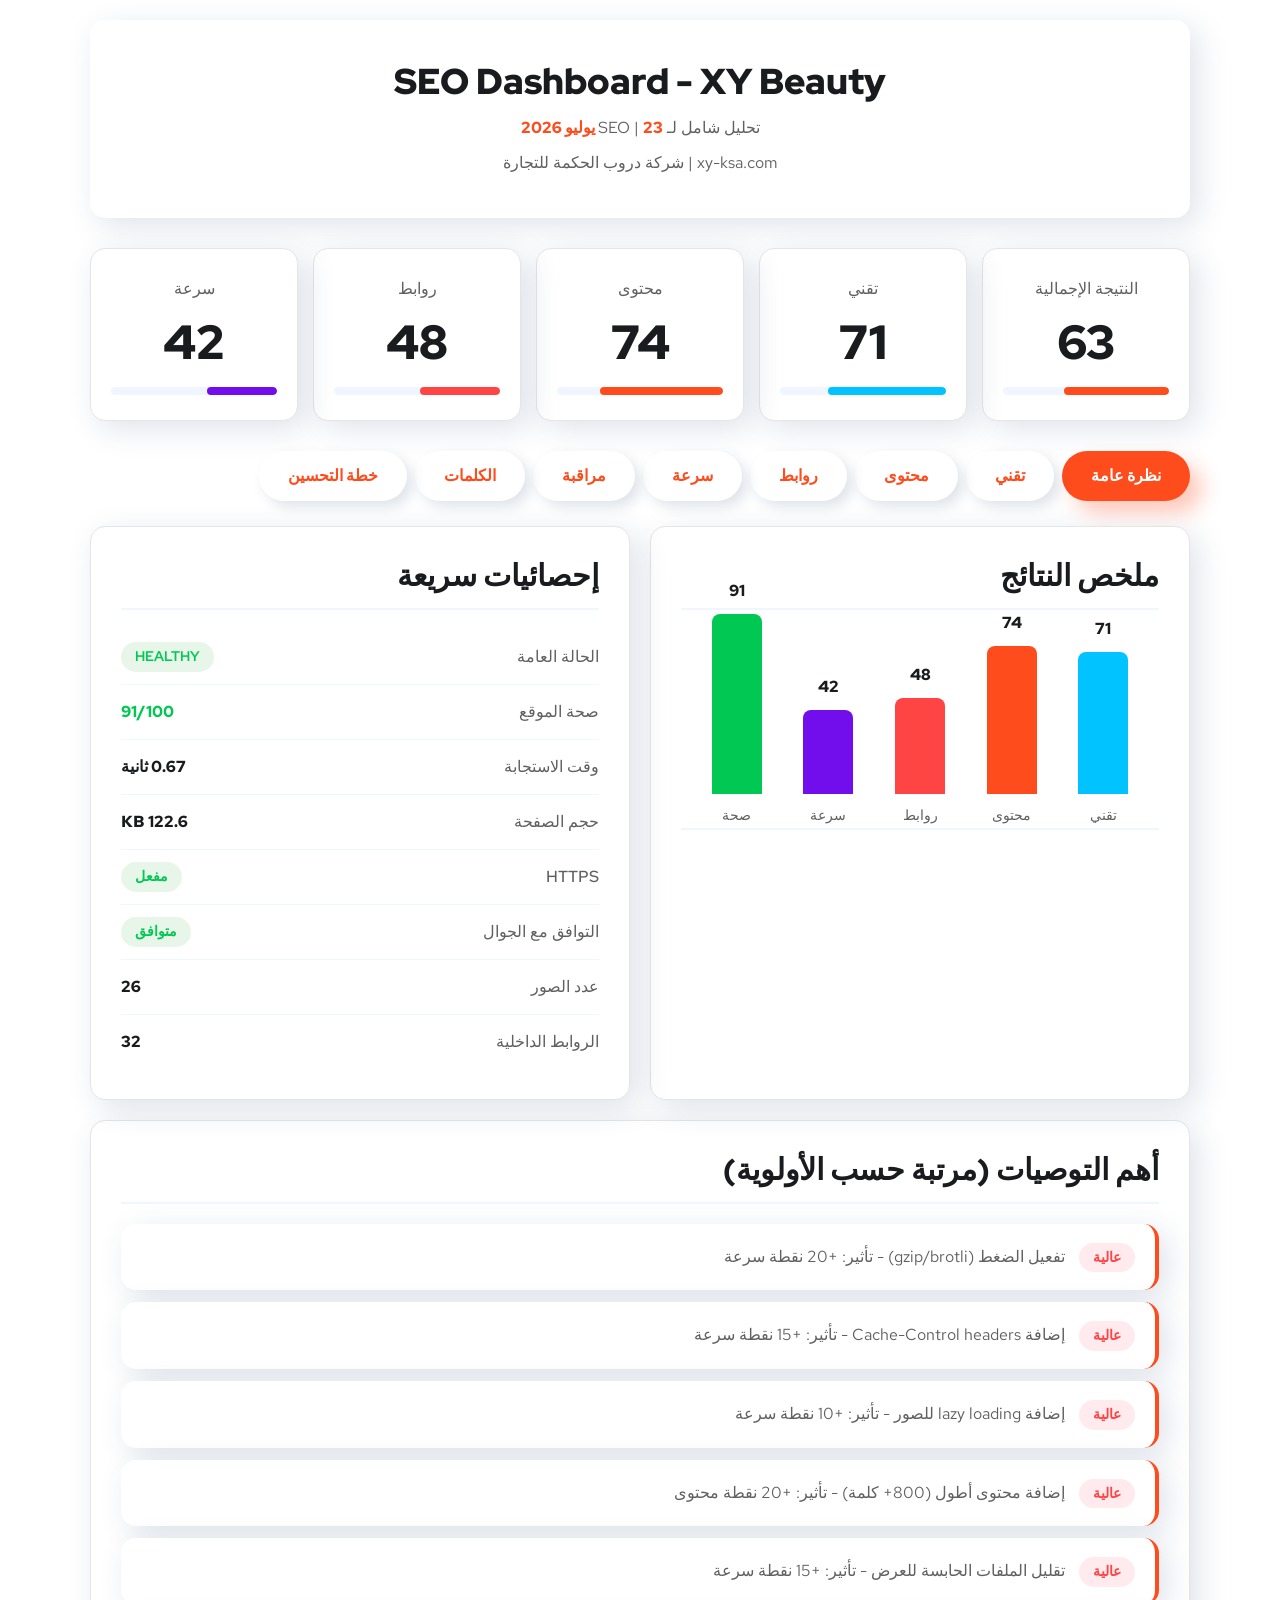
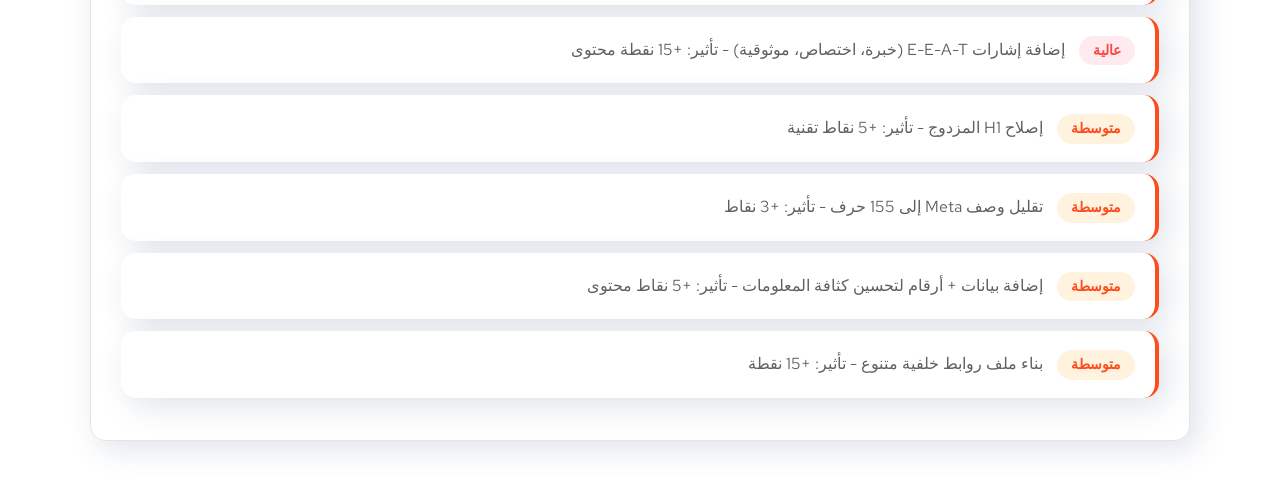
<file: seo-dashboard.html>
<!DOCTYPE html>
<html lang="ar" dir="rtl">
<head>
    <meta charset="UTF-8">
    <meta name="viewport" content="width=device-width, initial-scale=1.0">
    <title>SEO Dashboard - XY Beauty</title>
    <link href="https://fonts.googleapis.com/css2?family=Red+Hat+Display:wght@400;700;900&family=Red+Hat+Text:wght@400;500;700&display=swap" rel="stylesheet">
    <style>
        /* ============================================
           SALASL.AGENCY COMPLETE DESIGN SYSTEM
           Extracted via CSS analysis + color extractor
           ============================================ */

        /* RESET */
        *, *:before, *:after { box-sizing: inherit; }
        html { box-sizing: border-box; line-height: 1.15; -webkit-text-size-adjust: 100%; overflow-x: hidden; }

        /* BODY - exact salasl tokens */
        body {
            margin: 0;
            font-family: "Red Hat Text", sans-serif;
            font-size: 16px;
            line-height: 1.875;
            font-weight: 400;
            color: #606060;
            background: #fff;
            min-height: 100vh;
            -ms-word-wrap: break-word;
            word-wrap: break-word;
        }

        /* HEADINGS - exact salasl tokens */
        h1, h2, h3, h4, h5, h6 {
            font-family: "Red Hat Display", sans-serif;
            font-weight: 900;
            line-height: 1.2;
            margin: 0 0 20px;
            color: #1a1b1e;
        }

        /* LINKS - exact salasl token */
        a { color: #00c3ff; text-decoration: none; transition: all 0.3s linear; }

        /* PARAGRAPH */
        p { margin: 0 0 20px; }

        .dashboard { max-width: 1140px; margin: 0 auto; padding: 20px; }

        /* ============================================
           HEADER
           ============================================ */
        .header {
            text-align: center;
            padding: 40px 30px;
            margin-bottom: 30px;
            background: #fff;
            border-radius: 15px;
            box-shadow: 8px 8px 30px 0px rgba(42, 67, 113, 0.15);
        }
        .header h1 {
            font-size: 36px;
            margin-bottom: 10px;
        }
        .header p { color: #606060; font-size: 16px; margin-bottom: 5px; }
        .header .date { color: #fe4c1c; font-weight: 700; }

        /* ============================================
           BUTTONS - exact salasl .octf-btn tokens
           ============================================ */
        .octf-btn {
            transition: all 0.2s ease-out;
            font-size: 16px;
            padding: 16px 28px;
            line-height: 1;
            display: inline-block;
            text-decoration: none;
            white-space: nowrap;
            vertical-align: middle;
            font-weight: bold;
            letter-spacing: 0;
            text-align: center;
            cursor: pointer;
            border: 1px solid transparent;
            outline: 0;
            color: #fff;
            position: relative;
            font-family: "Red Hat Display", sans-serif;
            overflow: hidden;
            border-radius: 25px;
            box-shadow: 12px 12px 20px 0px rgba(254, 76, 28, 0.3);
            background: #fe4c1c;
        }

        /* ============================================
           SCORE CARDS
           ============================================ */
        .score-overview { display: grid; grid-template-columns: repeat(5, 1fr); gap: 15px; margin-bottom: 30px; }
        .score-card {
            background: #fff;
            border-radius: 15px;
            padding: 25px 20px;
            text-align: center;
            border: 1px solid #e5e5e5;
            transition: all 0.3s ease;
            cursor: pointer;
            box-shadow: 8px 8px 30px 0px rgba(42, 67, 113, 0.15);
        }
        .score-card:hover {
            transform: translateY(-8px);
            box-shadow: 12px 12px 20px 0px rgba(254, 76, 28, 0.3);
            border-color: #fe4c1c;
        }
        .score-card .label {
            font-size: 16px;
            color: #606060;
            margin-bottom: 10px;
            font-weight: 500;
            line-height: 1.875;
        }
        .score-card .score {
            font-size: 48px;
            font-family: "Red Hat Display", sans-serif;
            font-weight: 900;
            line-height: 1.2;
            color: #1a1b1e;
        }
        .score-card .bar { height: 8px; background: #f0f6ff; border-radius: 4px; margin-top: 15px; overflow: hidden; }
        .score-card .bar-fill { height: 100%; border-radius: 4px; transition: width 1s ease; }

        /* SCORE COLORS */
        .critical { color: #ff4444; } .critical .bar-fill { background: #ff4444; }
        .warning { color: #fe4c1c; } .warning .bar-fill { background: #fe4c1c; }
        .good { color: #00c3ff; } .good .bar-fill { background: #00c3ff; }
        .excellent { color: #00c853; } .excellent .bar-fill { background: #00c853; }
        .info { color: #720eec; } .info .bar-fill { background: #720eec; }
        .overall { color: #fe4c1c; } .overall .bar-fill { background: #fe4c1c; }

        /* ============================================
           SECTIONS
           ============================================ */
        .section {
            background: #fff;
            border-radius: 15px;
            padding: 30px;
            margin-bottom: 20px;
            border: 1px solid #e5e5e5;
            box-shadow: 8px 8px 30px 0px rgba(42, 67, 113, 0.15);
        }
        .section h2 {
            font-size: 30px;
            margin-bottom: 20px;
            border-bottom: 2px solid #f0f6ff;
            padding-bottom: 15px;
        }

        /* GRIDS */
        .grid-2 { display: grid; grid-template-columns: 1fr 1fr; gap: 20px; }
        .grid-3 { display: grid; grid-template-columns: 1fr 1fr 1fr; gap: 20px; }

        /* ============================================
           METRICS
           ============================================ */
        .metric-row {
            display: flex;
            justify-content: space-between;
            align-items: center;
            padding: 12px 0;
            border-bottom: 1px solid #f0f6ff;
        }
        .metric-row:last-child { border-bottom: none; }
        .metric-label { color: #606060; font-weight: 500; font-size: 16px; line-height: 1.875; }
        .metric-value { font-weight: 700; color: #1a1b1e; font-size: 16px; line-height: 1.875; }

        /* ============================================
           BADGES - exact salasl pill style
           ============================================ */
        .status-badge {
            display: inline-block;
            padding: 5px 14px;
            border-radius: 25px;
            font-size: 14px;
            font-weight: 700;
            font-family: "Red Hat Display", sans-serif;
            line-height: 1.4;
        }
        .badge-pass { background: #e8f5e9; color: #00c853; }
        .badge-fail { background: #ffebee; color: #ff4444; }
        .badge-warn { background: #fff3e0; color: #fe4c1c; }
        .badge-info { background: #e3f2fd; color: #00c3ff; }

        /* ============================================
           ISSUES
           ============================================ */
        .issue-list { list-style: none; padding: 0; margin: 0; }
        .issue-list li { padding: 12px 16px; margin-bottom: 8px; border-radius: 10px; font-size: 16px; line-height: 1.875; }
        .issue-critical { background: #ffebee; border-right: 4px solid #ff4444; }
        .issue-error { background: #fff3e0; border-right: 4px solid #fe4c1c; }
        .issue-warning { background: #fff8e1; border-right: 4px solid #ffab00; }
        .issue-passed { background: #e8f5e9; border-right: 4px solid #00c853; }

        /* ============================================
           BAR CHART
           ============================================ */
        .bar-chart {
            display: flex;
            align-items: flex-end;
            justify-content: space-around;
            height: 200px;
            padding: 0 10px;
            border-bottom: 2px solid #f0f6ff;
        }
        .bar-item { display: flex; flex-direction: column; align-items: center; gap: 8px; }
        .bar-rect { width: 50px; border-radius: 8px 8px 0 0; transition: height 1s ease; }
        .bar-rect:hover { opacity: 0.8; }
        .bar-label { font-size: 14px; color: #606060; text-align: center; max-width: 70px; font-weight: 500; }
        .bar-value { font-size: 16px; font-weight: 700; color: #1a1b1e; }

        /* ============================================
           TABLE
           ============================================ */
        .rank-table { width: 100%; border-collapse: collapse; }
        .rank-table th {
            background: #f0f6ff;
            color: #1a1b1e;
            padding: 12px;
            text-align: right;
            font-family: "Red Hat Display", sans-serif;
            font-weight: 700;
            font-size: 16px;
        }
        .rank-table td { padding: 12px; border-bottom: 1px solid #f0f6ff; color: #1a1b1e; font-size: 16px; }
        .rank-table tr:hover { background: #f8f9fa; }

        /* ============================================
           TABS - exact salasl .octf-btn-octf-btn-white style
           ============================================ */
        .tab-nav { display: flex; gap: 8px; margin-bottom: 25px; flex-wrap: wrap; }
        .tab-btn {
            padding: 16px 28px;
            background: #fff;
            border: 1px solid transparent;
            border-radius: 25px;
            color: #fe4c1c;
            cursor: pointer;
            transition: all 0.2s ease-out;
            font-family: "Red Hat Display", sans-serif;
            font-weight: bold;
            font-size: 16px;
            box-shadow: 6px 6px 13px 0px rgba(42, 67, 113, 0.15);
            line-height: 1;
        }
        .tab-btn.active {
            background: #fe4c1c;
            color: #fff;
            border-color: transparent;
            box-shadow: 12px 12px 20px 0px rgba(254, 76, 28, 0.3);
        }
        .tab-btn:hover { border-color: #fe4c1c; color: #fe4c1c; }
        .tab-content { display: none; }
        .tab-content.active { display: block; }

        /* ============================================
           RECOMMENDATIONS
           ============================================ */
        .recommendation {
            background: #fff;
            padding: 18px 20px;
            border-radius: 15px;
            margin-bottom: 12px;
            border-right: 4px solid #fe4c1c;
            box-shadow: 8px 8px 30px 0px rgba(42, 67, 113, 0.15);
            line-height: 1.875;
            font-size: 16px;
        }
        .recommendation .priority {
            font-size: 14px;
            padding: 5px 14px;
            border-radius: 25px;
            margin-left: 10px;
            font-weight: 700;
            font-family: "Red Hat Display", sans-serif;
            display: inline-block;
            line-height: 1.4;
        }
        .priority-high { background: #ffebee; color: #ff4444; }
        .priority-medium { background: #fff3e0; color: #fe4c1c; }
        .priority-low { background: #e3f2fd; color: #00c3ff; }

        /* ============================================
           RESPONSIVE
           ============================================ */
        @media (max-width: 767px) {
            .score-overview { grid-template-columns: repeat(2, 1fr); }
            .grid-2, .grid-3 { grid-template-columns: 1fr; }
        }

        /* ============================================
           ANIMATION
           ============================================ */
        .animate-in { animation: fadeIn 0.5s ease; }
        @keyframes fadeIn { from { opacity: 0; transform: translateY(20px); } to { opacity: 1; transform: translateY(0); } }
    </style>
</head>
<body>
    <div class="dashboard">
        <div class="header animate-in">
            <h1>SEO Dashboard - XY Beauty</h1>
            <p>تحليل شامل لـ SEO | <span class="date">23 يوليو 2026</span></p>
            <p style="margin-bottom:0;">xy-ksa.com | شركة دروب الحكمة للتجارة</p>
        </div>

        <div class="score-overview animate-in">
            <div class="score-card overall" onclick="showTab('overview')">
                <div class="label">النتيجة الإجمالية</div>
                <div class="score" id="overall-score">63</div>
                <div class="bar"><div class="bar-fill" style="width:63%"></div></div>
            </div>
            <div class="score-card good" onclick="showTab('technical')">
                <div class="label">تقني</div>
                <div class="score">71</div>
                <div class="bar"><div class="bar-fill" style="width:71%"></div></div>
            </div>
            <div class="score-card warning" onclick="showTab('content')">
                <div class="label">محتوى</div>
                <div class="score">74</div>
                <div class="bar"><div class="bar-fill" style="width:74%"></div></div>
            </div>
            <div class="score-card critical" onclick="showTab('backlinks')">
                <div class="label">روابط</div>
                <div class="score">48</div>
                <div class="bar"><div class="bar-fill" style="width:48%"></div></div>
            </div>
            <div class="score-card info" onclick="showTab('speed')">
                <div class="label">سرعة</div>
                <div class="score">42</div>
                <div class="bar"><div class="bar-fill" style="width:42%"></div></div>
            </div>
        </div>

        <div class="tab-nav">
            <button class="tab-btn active" onclick="showTab('overview')">نظرة عامة</button>
            <button class="tab-btn" onclick="showTab('technical')">تقني</button>
            <button class="tab-btn" onclick="showTab('content')">محتوى</button>
            <button class="tab-btn" onclick="showTab('backlinks')">روابط</button>
            <button class="tab-btn" onclick="showTab('speed')">سرعة</button>
            <button class="tab-btn" onclick="showTab('monitoring')">مراقبة</button>
            <button class="tab-btn" onclick="showTab('keywords')">الكلمات</button>
            <button class="tab-btn" onclick="showTab('plan')">خطة التحسين</button>
        </div>

        <div id="tab-overview" class="tab-content active">
            <div class="grid-2">
                <div class="section">
                    <h2>ملخص النتائج</h2>
                    <div class="bar-chart">
                        <div class="bar-item"><div class="bar-value">71</div><div class="bar-rect" style="height:142px; background:#00c3ff;"></div><div class="bar-label">تقني</div></div>
                        <div class="bar-item"><div class="bar-value">74</div><div class="bar-rect" style="height:148px; background:#fe4c1c;"></div><div class="bar-label">محتوى</div></div>
                        <div class="bar-item"><div class="bar-value">48</div><div class="bar-rect" style="height:96px; background:#ff4444;"></div><div class="bar-label">روابط</div></div>
                        <div class="bar-item"><div class="bar-value">42</div><div class="bar-rect" style="height:84px; background:#720eec;"></div><div class="bar-label">سرعة</div></div>
                        <div class="bar-item"><div class="bar-value">91</div><div class="bar-rect" style="height:180px; background:#00c853;"></div><div class="bar-label">صحة</div></div>
                    </div>
                </div>
                <div class="section">
                    <h2>إحصائيات سريعة</h2>
                    <div class="metric-row"><span class="metric-label">الحالة العامة</span><span class="status-badge badge-pass">HEALTHY</span></div>
                    <div class="metric-row"><span class="metric-label">صحة الموقع</span><span class="metric-value" style="color:#00c853">91/100</span></div>
                    <div class="metric-row"><span class="metric-label">وقت الاستجابة</span><span class="metric-value">0.67 ثانية</span></div>
                    <div class="metric-row"><span class="metric-label">حجم الصفحة</span><span class="metric-value">122.6 KB</span></div>
                    <div class="metric-row"><span class="metric-label">HTTPS</span><span class="status-badge badge-pass">مفعل</span></div>
                    <div class="metric-row"><span class="metric-label">التوافق مع الجوال</span><span class="status-badge badge-pass">متوافق</span></div>
                    <div class="metric-row"><span class="metric-label">عدد الصور</span><span class="metric-value">26</span></div>
                    <div class="metric-row"><span class="metric-label">الروابط الداخلية</span><span class="metric-value">32</span></div>
                </div>
            </div>
            <div class="section">
                <h2>أهم التوصيات (مرتبة حسب الأولوية)</h2>
                <div class="recommendation"><span class="priority priority-high">عالية</span> تفعيل الضغط (gzip/brotli) - تأثير: +20 نقطة سرعة</div>
                <div class="recommendation"><span class="priority priority-high">عالية</span> إضافة Cache-Control headers - تأثير: +15 نقطة سرعة</div>
                <div class="recommendation"><span class="priority priority-high">عالية</span> إضافة lazy loading للصور - تأثير: +10 نقطة سرعة</div>
                <div class="recommendation"><span class="priority priority-high">عالية</span> إضافة محتوى أطول (800+ كلمة) - تأثير: +20 نقطة محتوى</div>
                <div class="recommendation"><span class="priority priority-high">عالية</span> تقليل الملفات الحابسة للعرض - تأثير: +15 نقطة سرعة</div>
                <div class="recommendation"><span class="priority priority-high">عالية</span> إضافة إشارات E-E-A-T (خبرة، اختصاص، موثوقية) - تأثير: +15 نقطة محتوى</div>
                <div class="recommendation"><span class="priority priority-medium">متوسطة</span> إصلاح H1 المزدوج - تأثير: +5 نقاط تقنية</div>
                <div class="recommendation"><span class="priority priority-medium">متوسطة</span> تقليل وصف Meta إلى 155 حرف - تأثير: +3 نقاط</div>
                <div class="recommendation"><span class="priority priority-medium">متوسطة</span> إضافة بيانات + أرقام لتحسين كثافة المعلومات - تأثير: +5 نقاط محتوى</div>
                <div class="recommendation"><span class="priority priority-medium">متوسطة</span> بناء ملف روابط خلفية متنوع - تأثير: +15 نقطة</div>
            </div>
        </div>

        <div id="tab-technical" class="tab-content">
            <div class="section">
                <h2>التحليل التقني - تفصيلي</h2>
                <div class="metric-row"><span class="metric-label">النتيجة التقنية</span><span class="metric-value" style="color:#00c3ff">71/100</span></div>
                <div class="metric-row"><span class="metric-label">النتيجة التقنية (نظيفة)</span><span class="metric-value">91/100</span></div>
            </div>
            <div class="grid-2">
                <div class="section">
                    <h2>العناصر المقبولة</h2>
                    <ul class="issue-list">
                        <li class="issue-passed">[OK] عنوان الصفحة مثالي (59 حرفاً)</li>
                        <li class="issue-passed">[OK] رابط معياري (Canonical) موجود</li>
                        <li class="issue-passed">[OK] لا يوجد قيد في robots meta</li>
                        <li class="issue-passed">[OK] جميع الصور تحتوي على alt text</li>
                        <li class="issue-passed">[OK] بيانات منظمة (Schema) موجودة</li>
                        <li class="issue-passed">[OK] viewport meta tag موجود</li>
                        <li class="issue-passed">[OK] HTTPS مفعل</li>
                        <li class="issue-passed">[OK] اللغة محددة: ar</li>
                        <li class="issue-passed">[OK] 8 عناصر Open Graph</li>
                        <li class="issue-passed">[OK] HSTS مفعل</li>
                    </ul>
                </div>
                <div class="section">
                    <h2>المشاكل والتحذيرات</h2>
                    <ul class="issue-list">
                        <li class="issue-warning">[!] وصف meta طويل جداً (170 حرف)</li>
                        <li class="issue-warning">[!] وجود H1 مزدوج (2 عنوان رئيسي)</li>
                        <li class="issue-warning">[!] محتوى نحيف (188 كلمة فقط)</li>
                        <li class="issue-error">[X] 9 صور بدون أبعاد ثابتة (مخاطر CLS)</li>
                    </ul>
                </div>
            </div>
            <div class="section">
                <h2>هيكل العناوين</h2>
                <div class="metric-row"><span class="metric-label">H1</span><span class="metric-value">2 (يجب أن يكون 1)</span></div>
                <div class="metric-row"><span class="metric-label">H2</span><span class="metric-value">6</span></div>
                <div class="metric-row"><span class="metric-label">H3</span><span class="metric-value">2</span></div>
                <div class="metric-row"><span class="metric-label">H4</span><span class="metric-value">1</span></div>
            </div>
            <div class="section">
                <h2>البيانات المنظمة</h2>
                <div class="metric-row"><span class="metric-label">نوع Schema</span><span class="metric-value">Organization</span></div>
                <div class="metric-row"><span class="metric-label">الحالة</span><span class="status-badge badge-pass">موجود وصحيح</span></div>
            </div>
        </div>

        <div id="tab-content" class="tab-content">
            <div class="section">
                <h2>تحليل المحتوى v2.0</h2>
                <div class="metric-row"><span class="metric-label">نتيجة المحتوى</span><span class="metric-value" style="color:#fe4c1c">74/100</span></div>
            </div>
            <div class="grid-2">
                <div class="section">
                    <h2>القابلية للقراءة</h2>
                    <div class="metric-row"><span class="metric-label">Flesch-Kincaid</span><span class="metric-value">45.6 (متوسط)</span></div>
                    <div class="metric-row"><span class="metric-label">Gunning Fog</span><span class="metric-value">26.3 (صعب)</span></div>
                    <div class="metric-row"><span class="metric-label">عدد الكلمات</span><span class="metric-value" style="color:#ff4444">188</span></div>
                    <div class="metric-row"><span class="metric-label">عدد الجمل</span><span class="metric-value">3</span></div>
                    <div class="metric-row"><span class="metric-label">متوسط الكلمات/جملة</span><span class="metric-value">62.7 (طويل جداً)</span></div>
                    <div class="metric-row"><span class="metric-label">تنويع المفردات</span><span class="metric-value">0.667</span></div>
                </div>
                <div class="section">
                    <h2>كشف أنماط AI (QRG-aligned)</h2>
                    <div class="metric-row"><span class="metric-label">عبارات Filler</span><span class="status-badge badge-pass">0 عبارة</span></div>
                    <div class="metric-row"><span class="metric-label">أنماط AI</span><span class="status-badge badge-pass">0 نمط</span></div>
                    <div class="metric-row"><span class="metric-label">كثافة المعلومات</span><span class="metric-value" style="color:#fe4c1c">0.0331</span></div>
                    <div class="metric-row"><span class="metric-label">نسبة التكرار</span><span class="metric-value" style="color:#fe4c1c">31.5%</span></div>
                    <div class="metric-row"><span class="metric-label">عدد الأرقام</span><span class="metric-value">5</span></div>
                    <div class="metric-row"><span class="metric-label">عدد الكيانات</span><span class="metric-value">1</span></div>
                </div>
            </div>
            <div class="grid-2">
                <div class="section">
                    <h2>إشارات E-E-A-T</h2>
                    <div class="metric-row"><span class="metric-label">الخبرة (Experience)</span><span class="metric-value" style="color:#ff4444">0/100</span></div>
                    <div class="metric-row"><span class="metric-label">الاختصاص (Expertise)</span><span class="metric-value" style="color:#ff4444">0/100</span></div>
                    <div class="metric-row"><span class="metric-label">الموثوقية (Trust)</span><span class="metric-value" style="color:#ff4444">0/100</span></div>
                    <div class="metric-row"><span class="metric-label">السلطان (Authority)</span><span class="metric-value" style="color:#ff4444">0/100</span></div>
                    <div class="metric-row"><span class="metric-label">النتيجة الإجمالية</span><span class="status-badge badge-fail">0/100</span></div>
                </div>
                <div class="section">
                    <h2>نتائج Filler Analysis</h2>
                    <p style="font-size:16px; margin-bottom:5px;">لم يتم العثور على عبارات filler</p>
                    <p style="font-size:16px; margin-bottom:0;">لم يتم العثور على أنماط AI مميزة</p>
                </div>
            </div>
            <div class="section">
                <h2>أكثر الكلمات تكراراً</h2>
                <div class="bar-chart">
                    <div class="bar-item"><div class="bar-value">6</div><div class="bar-rect" style="height:120px; background:#fe4c1c;"></div><div class="bar-label">beauty</div></div>
                    <div class="bar-item"><div class="bar-value">4</div><div class="bar-rect" style="height:80px; background:#fe4c1c;"></div><div class="bar-label">العناية</div></div>
                    <div class="bar-item"><div class="bar-value">4</div><div class="bar-rect" style="height:80px; background:#fe4c1c;"></div><div class="bar-label">شركة</div></div>
                    <div class="bar-item"><div class="bar-value">4</div><div class="bar-rect" style="height:80px; background:#fe4c1c;"></div><div class="bar-label">دروب</div></div>
                    <div class="bar-item"><div class="bar-value">4</div><div class="bar-rect" style="height:80px; background:#fe4c1c;"></div><div class="bar-label">الحكمة</div></div>
                    <div class="bar-item"><div class="bar-value">3</div><div class="bar-rect" style="height:60px; background:#fe4c1c;"></div><div class="bar-label">خدمة</div></div>
                    <div class="bar-item"><div class="bar-value">3</div><div class="bar-rect" style="height:60px; background:#fe4c1c;"></div><div class="bar-label">العملاء</div></div>
                </div>
            </div>
        </div>

        <div id="tab-backlinks" class="tab-content">
            <div class="section">
                <h2>تحليل الروابط</h2>
                <div class="metric-row"><span class="metric-label">نتيجة الروابط</span><span class="metric-value" style="color:#ff4444">48/100</span></div>
            </div>
            <div class="grid-2">
                <div class="section">
                    <h2>ملف الروابط</h2>
                    <div class="metric-row"><span class="metric-label">تنويع الروابط</span><span class="metric-value" style="color:#ff4444">20/100</span></div>
                    <div class="metric-row"><span class="metric-label">الروابط الداخلية</span><span class="metric-value">64/100</span></div>
                    <div class="metric-row"><span class="metric-label">جودة الروابط</span><span class="metric-value">60/100</span></div>
                    <div class="metric-row"><span class="metric-label">روابط صادرة</span><span class="metric-value">3</span></div>
                    <div class="metric-row"><span class="metric-label">نطاقات فريدة</span><span class="metric-value" style="color:#ff4444">2 فقط</span></div>
                </div>
                <div class="section">
                    <h2>الروابط الخارجية</h2>
                    <div class="metric-row"><span class="metric-label">wa.me (WhatsApp)</span><span class="metric-value">2 رابط</span></div>
                    <div class="metric-row"><span class="metric-label">enable-javascript.com</span><span class="metric-value">1 رابط</span></div>
                </div>
            </div>
            <div class="section">
                <h2>فرص بناء الروابط</h2>
                <div class="recommendation"><span class="priority priority-high">عالية</span> التسجيل في 20+ مجلد تجاري سعودي</div>
                <div class="recommendation"><span class="priority priority-high">عالية</span> التواصل مع مدونين في مجال الجمال</div>
                <div class="recommendation"><span class="priority priority-medium">متوسطة</span> إنشاء محتوى يجذب الروابط الطبيعية</div>
                <div class="recommendation"><span class="priority priority-medium">متوسطة</span> تحسين هيكل الروابط الداخلية</div>
            </div>
        </div>

        <div id="tab-speed" class="tab-content">
            <div class="section">
                <h2>تحليل السرعة v2.0</h2>
                <div class="metric-row"><span class="metric-label">نتيجة السرعة الإجمالية</span><span class="metric-value" style="color:#720eec">42/100</span></div>
            </div>
            <div class="section">
                <h2>Core Web Vitals (مارس 2026)</h2>
                <div class="bar-chart">
                    <div class="bar-item"><div class="bar-value">40</div><div class="bar-rect" style="height:80px; background:#ff4444;"></div><div class="bar-label">TTFB</div></div>
                    <div class="bar-item"><div class="bar-value">70</div><div class="bar-rect" style="height:140px; background:#fe4c1c;"></div><div class="bar-label">Page Size</div></div>
                    <div class="bar-item"><div class="bar-value">70</div><div class="bar-rect" style="height:140px; background:#fe4c1c;"></div><div class="bar-label">Resources</div></div>
                    <div class="bar-item"><div class="bar-value">20</div><div class="bar-rect" style="height:40px; background:#ff4444;"></div><div class="bar-label">Render Block</div></div>
                    <div class="bar-item"><div class="bar-value">30</div><div class="bar-rect" style="height:60px; background:#ff4444;"></div><div class="bar-label">Caching</div></div>
                    <div class="bar-item"><div class="bar-value">20</div><div class="bar-rect" style="height:40px; background:#ff4444;"></div><div class="bar-label">Compression</div></div>
                </div>
            </div>
            <div class="section">
                <h2>عتبات Core Web Vitals</h2>
                <table class="rank-table">
                    <thead><tr><th>المؤشر</th><th>جيد</th><th>يحتاج تحسين</th><th>سيء</th><th>الحالة</th></tr></thead>
                    <tbody>
                        <tr><td>LCP</td><td>≤ 2500ms</td><td>2500-4000ms</td><td>> 4000ms</td><td><span class="status-badge badge-warn">يحتاج بيانات ميدانية</span></td></tr>
                        <tr><td>INP</td><td>≤ 200ms</td><td>200-500ms</td><td>> 500ms</td><td><span class="status-badge badge-warn">يحتاج بيانات ميدانية</span></td></tr>
                        <tr><td>CLS</td><td>≤ 0.1</td><td>0.1-0.25</td><td>> 0.25</td><td><span class="status-badge badge-warn">يحتاج بيانات ميدانية</span></td></tr>
                        <tr><td>FCP</td><td>≤ 1800ms</td><td>1800-3000ms</td><td>> 3000ms</td><td><span class="status-badge badge-warn">يحتاج بيانات ميدانية</span></td></tr>
                        <tr><td>TTFB</td><td>≤ 800ms</td><td>800-1800ms</td><td>> 1800ms</td><td><span class="status-badge badge-pass">0.714s [جيد]</span></td></tr>
                    </tbody>
                </table>
            </div>
            <div class="grid-2">
                <div class="section">
                    <h2>المؤشرات الرئيسية</h2>
                    <div class="metric-row"><span class="metric-label">وقت الاستجابة</span><span class="metric-value">0.721 ثانية</span></div>
                    <div class="metric-row"><span class="metric-label">TTFB</span><span class="metric-value" style="color:#00c3ff">0.714 ثانية [جيد]</span></div>
                    <div class="metric-row"><span class="metric-label">حجم الصفحة</span><span class="metric-value">122.6 KB</span></div>
                </div>
                <div class="section">
                    <h2>الموارد</h2>
                    <div class="metric-row"><span class="metric-label">Scripts</span><span class="metric-value">10 (8 خارجي)</span></div>
                    <div class="metric-row"><span class="metric-label">Stylesheets</span><span class="metric-value">5</span></div>
                    <div class="metric-row"><span class="metric-label">Images</span><span class="metric-value">26</span></div>
                    <div class="metric-row"><span class="metric-label">Lazy Loaded</span><span class="metric-value" style="color:#ff4444">0/26</span></div>
                </div>
            </div>
            <div class="section">
                <h2>المشاكل الحرجة</h2>
                <ul class="issue-list">
                    <li class="issue-error">[X] لا يوجد ضغط (gzip/brotli) - تأثير كبير جداً</li>
                    <li class="issue-error">[X] لا توجد Cache-Control headers</li>
                    <li class="issue-error">[X] 15 ملف حجب العرض</li>
                    <li class="issue-error">[X] لا توجد صور lazy loaded</li>
                    <li class="issue-warning">[!] 9 صور بدون أبعاد ثابتة (مخاطر CLS)</li>
                </ul>
            </div>
        </div>

        <div id="tab-monitoring" class="tab-content">
            <div class="section">
                <h2>مراقبة الأخطاء</h2>
                <div class="metric-row"><span class="metric-label">صحة الموقع</span><span class="metric-value" style="color:#00c853">91/100</span></div>
                <div class="metric-row"><span class="metric-label">الحالة</span><span class="status-badge badge-pass">HEALTHY</span></div>
            </div>
            <div class="grid-2">
                <div class="section">
                    <h2>التوفر والاتصال</h2>
                    <div class="metric-row"><span class="metric-label">كود الحالة</span><span class="status-badge badge-pass">200</span></div>
                    <div class="metric-row"><span class="metric-label">وقت الاستجابة</span><span class="metric-value">0.671 ثانية</span></div>
                    <div class="metric-row"><span class="metric-label">URL النهائي</span><span class="metric-value">xy-ksa.com/</span></div>
                </div>
                <div class="section">
                    <h2>الأمان</h2>
                    <div class="metric-row"><span class="metric-label">HTTPS</span><span class="status-badge badge-pass">مفعل</span></div>
                    <div class="metric-row"><span class="metric-label">HSTS</span><span class="status-badge badge-pass">مفعل</span></div>
                    <div class="metric-row"><span class="metric-label">رؤوس الأمان</span><span class="metric-value">4/6</span></div>
                </div>
            </div>
            <div class="section">
                <h2>التحذيرات</h2>
                <ul class="issue-list">
                    <li class="issue-warning">[!] إعادة توجيه مكتشفة: xy-ksa.com -> xy-ksa.com/</li>
                    <li class="issue-warning">[!] وصف meta طويل جداً (170 حرف)</li>
                    <li class="issue-warning">[!] وجود H1 مزدوج</li>
                </ul>
            </div>
        </div>

        <div id="tab-keywords" class="tab-content">
            <div class="section">
                <h2>تتبع الترتيب - الكلمات المفتاحية</h2>
                <p style="margin-bottom:15px;">النتيجة: الموقع لا يظهر في أول 20 نتيجة لأي كلمة مفتاحية مستهدفة</p>
                <table class="rank-table">
                    <thead><tr><th>#</th><th>الكلمة المفتاحية</th><th>الترتيب</th><th>الأولوية</th><th>الحالة</th></tr></thead>
                    <tbody>
                        <tr><td>1</td><td>منتجات العناية بالبشرة الكورية</td><td>N/A</td><td><span class="priority priority-high">عالية</span></td><td><span class="status-badge badge-fail">غير موجود</span></td></tr>
                        <tr><td>2</td><td>مكياج كوري في السعودية</td><td>N/A</td><td><span class="priority priority-high">عالية</span></td><td><span class="status-badge badge-fail">غير موجود</span></td></tr>
                        <tr><td>3</td><td>متجر منتجات كورية أصلية</td><td>N/A</td><td><span class="priority priority-high">عالية</span></td><td><span class="status-badge badge-fail">غير موجود</span></td></tr>
                        <tr><td>4</td><td>عناية بالبشرة كورية</td><td>N/A</td><td><span class="priority priority-high">عالية</span></td><td><span class="status-badge badge-fail">غير موجود</span></td></tr>
                        <tr><td>5</td><td>روتين العناية بالبشرة الكوري</td><td>N/A</td><td><span class="priority priority-high">عالية</span></td><td><span class="status-badge badge-fail">غير موجود</span></td></tr>
                        <tr><td>6</td><td>سيروم وجه كوري</td><td>N/A</td><td><span class="priority priority-high">عالية</span></td><td><span class="status-badge badge-fail">غير موجود</span></td></tr>
                    </tbody>
                </table>
            </div>
            <div class="section">
                <h2>الكلمات المقترحة للمتابعة</h2>
                <table class="rank-table">
                    <thead><tr><th>#</th><th>الكلمة المفتاحية</th><th>الأولوية</th><th>الصعوبة المتوقعة</th></tr></thead>
                    <tbody>
                        <tr><td>7</td><td>ماسكارا كورية</td><td><span class="priority priority-medium">متوسطة</span></td><td>متوسطة</td></tr>
                        <tr><td>8</td><td>مستحضرات تجميل كورية</td><td><span class="priority priority-medium">متوسطة</span></td><td>متوسطة</td></tr>
                        <tr><td>9</td><td>منتجات جمال كورية</td><td><span class="priority priority-medium">متوسطة</span></td><td>سهلة</td></tr>
                        <tr><td>10</td><td>كوريا بيوتي السعودية</td><td><span class="priority priority-medium">متوسطة</span></td><td>سهلة</td></tr>
                        <tr><td>11</td><td>كريم تبييض كوري</td><td><span class="priority priority-high">عالية</span></td><td>متوسطة</td></tr>
                        <tr><td>12</td><td>شراء منتجات كورية أونلاين</td><td><span class="priority priority-high">عالية</span></td><td>سهلة</td></tr>
                    </tbody>
                </table>
            </div>
        </div>

        <div id="tab-plan" class="tab-content">
            <div class="section">
                <h2>خطة التنفيذ - 4 أسابيع</h2>
            </div>
            <div class="grid-2">
                <div class="section">
                    <h2>الأسبوع 1: إصلاح المشاكل الحرجة</h2>
                    <ul class="issue-list">
                        <li class="issue-critical">☐ إصلاح H1 المزدوج</li>
                        <li class="issue-critical">☐ تقليل وصف Meta إلى 155 حرف</li>
                        <li class="issue-critical">☐ تفعيل الضغط (gzip/brotli)</li>
                        <li class="issue-critical">☐ إضافة Cache-Control headers</li>
                        <li class="issue-critical">☐ إضافة async/defer للscripts</li>
                        <li class="issue-critical">☐ إضافة lazy loading للصور</li>
                    </ul>
                </div>
                <div class="section">
                    <h2>الأسبوع 2: تحسين المحتوى</h2>
                    <ul class="issue-list">
                        <li class="issue-warning">☐ إضافة 600+ كلمة للصفحة الرئيسية</li>
                        <li class="issue-warning">☐ إضافة قسم "عن الشركة"</li>
                        <li class="issue-warning">☐ إضافة قسم "لماذا تختارنا"</li>
                        <li class="issue-warning">☐ إضافة "آراء العملاء"</li>
                        <li class="issue-warning">☐ إضافة "أسئلة شائعة"</li>
                        <li class="issue-warning">☐ إضافة إشارات E-E-A-T</li>
                    </ul>
                </div>
                <div class="section">
                    <h2>الأسبوع 3: بناء السلطة</h2>
                    <ul class="issue-list">
                        <li class="issue-warning">☐ إضافة FAQ schema</li>
                        <li class="issue-warning">☐ إضافة Review schema</li>
                        <li class="issue-warning">☐ تحسين الروابط الداخلية</li>
                        <li class="issue-warning">☐ التسجيل في 10 مجلدات تجارية</li>
                        <li class="issue-warning">☐ التواصل مع 5 مدونين</li>
                    </ul>
                </div>
                <div class="section">
                    <h2>الأسبوع 4: القياس والتكرار</h2>
                    <ul class="issue-list">
                        <li class="issue-passed">☐ تشغيل أدوات التحليل مرة أخرى</li>
                        <li class="issue-passed">☐ مقارنة النتائج الجديدة بالقديمة</li>
                        <li class="issue-passed">☐ تشغيل rank_tracker.py</li>
                        <li class="issue-passed">☐ معالجة المشاكل المتبقية</li>
                        <li class="issue-passed">☐ خطة الشهر القادم</li>
                    </ul>
                </div>
            </div>
            <div class="section">
                <h2>توقعات النتائج</h2>
                <div class="grid-3">
                    <div class="recommendation"><strong style="color:#1a1b1e;">خلال أسبوع</strong><br>تحسين السرعة 50%<br>إصلاح الأخطاء التقنية</div>
                    <div class="recommendation"><strong style="color:#1a1b1e;">خلال شهر</strong><br>ترتيب 10+ كلمات في أول 3 صفحات<br>زيادة الزيارات 25%</div>
                    <div class="recommendation"><strong style="color:#1a1b1e;">خلال 3 أشهر</strong><br>ترتيب 20+ كلمة في الصفحة الأولى<br>زيادة الزيارات 50-100%</div>
                </div>
            </div>
        </div>
    </div>

    <script>
        function showTab(tabId) {
            document.querySelectorAll('.tab-content').forEach(t => t.classList.remove('active'));
            document.querySelectorAll('.tab-btn').forEach(b => b.classList.remove('active'));
            document.getElementById('tab-' + tabId).classList.add('active');
            document.querySelectorAll('.tab-btn').forEach(b => {
                if (b.textContent.includes(getTabLabel(tabId))) b.classList.add('active');
            });
        }
        function getTabLabel(id) {
            const map = { overview: 'نظرة عامة', technical: 'تقني', content: 'محتوى', backlinks: 'روابط', speed: 'سرعة', monitoring: 'مراقبة', keywords: 'الكلمات', plan: 'خطة' };
            return map[id] || '';
        }
        document.addEventListener('DOMContentLoaded', function() {
            const cards = document.querySelectorAll('.score-card');
            cards.forEach((card, i) => {
                card.style.animationDelay = (i * 0.1) + 's';
                card.classList.add('animate-in');
            });
            document.querySelectorAll('.section').forEach((s, i) => {
                s.style.animationDelay = (i * 0.05) + 's';
                s.classList.add('animate-in');
            });
        });
    </script>
</body>
</html>
</file>
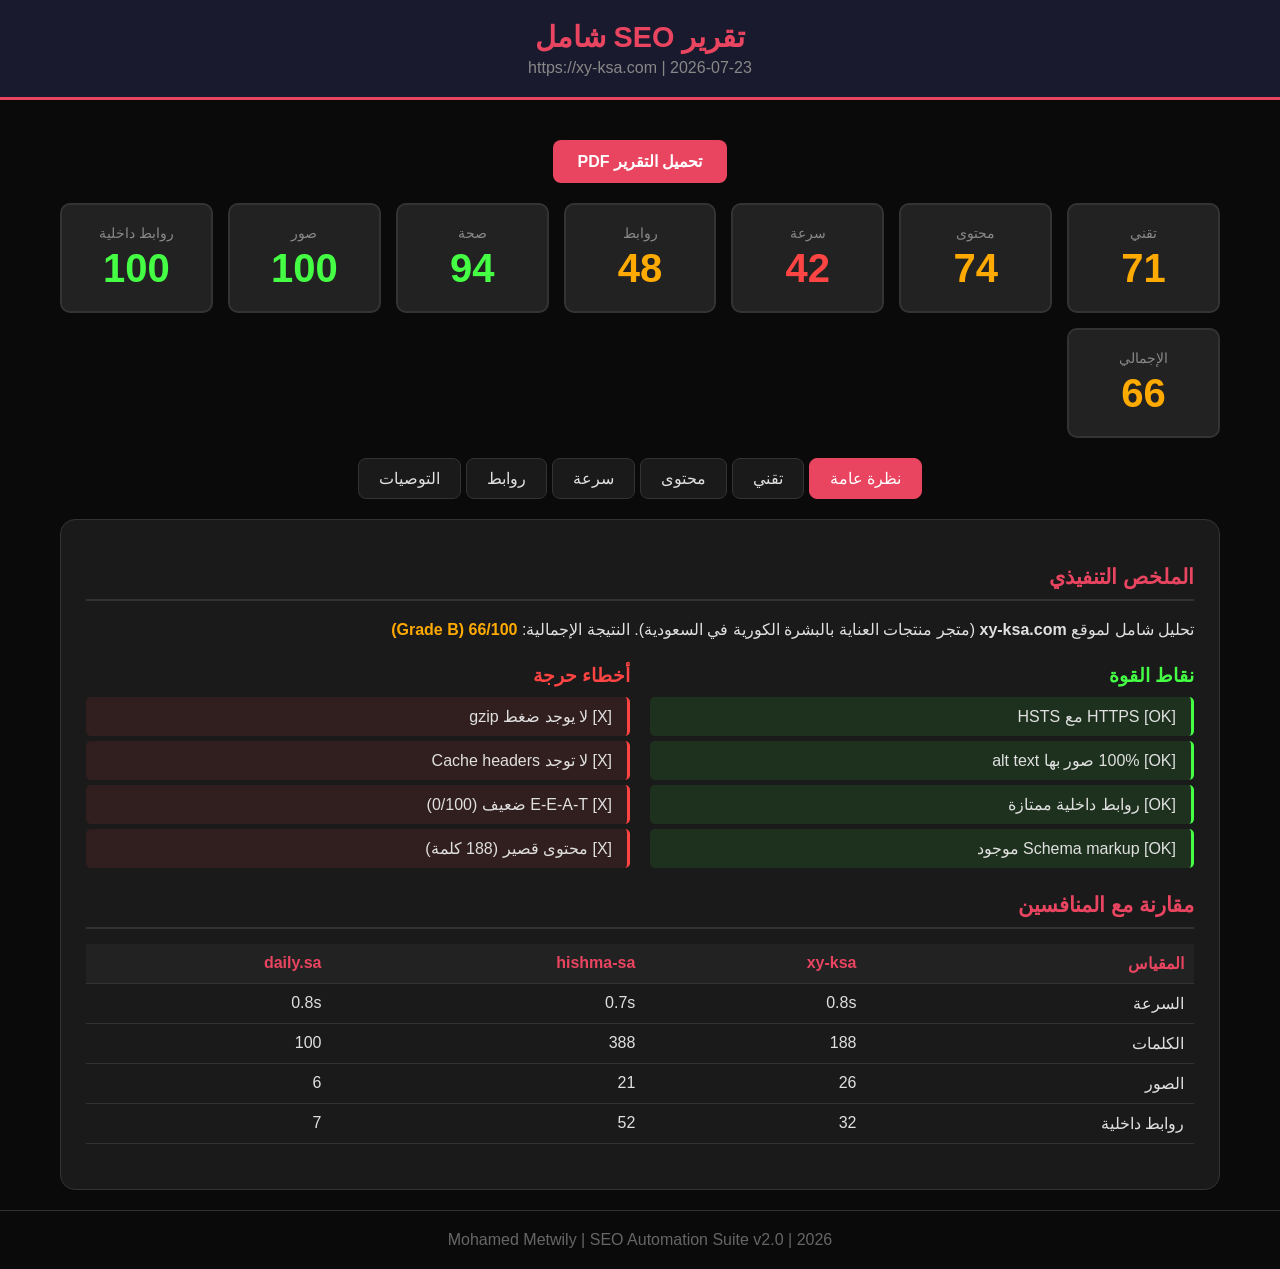
<file: seo-report.html>
<!DOCTYPE html>
<html lang="ar" dir="rtl">
<head>
    <meta charset="UTF-8">
    <meta name="viewport" content="width=device-width, initial-scale=1.0">
    <title>تقرير SEO - xy-ksa.com</title>
    <style>
        * { margin: 0; padding: 0; box-sizing: border-box; }
        body { font-family: 'Segoe UI', Tahoma, sans-serif; background: #0a0a0a; color: #e0e0e0; min-height: 100vh; display: flex; flex-direction: column; align-items: center; }
        .header { width: 100%; padding: 20px; background: #1a1a2e; border-bottom: 3px solid #e94560; text-align: center; }
        .header h1 { color: #e94560; font-size: 1.8em; }
        .container { flex: 1; width: 100%; max-width: 1200px; padding: 20px; }
        .tabs { display: flex; gap: 5px; margin-bottom: 20px; flex-wrap: wrap; justify-content: center; }
        .tab { padding: 10px 20px; background: #1a1a1a; border: 1px solid #333; border-radius: 8px; cursor: pointer; color: #e0e0e0; transition: all 0.3s; }
        .tab:hover { background: #222; border-color: #e94560; }
        .tab.active { background: #e94560; color: white; border-color: #e94560; }
        .content { display: none; background: #1a1a1a; border-radius: 15px; padding: 25px; border: 1px solid #333; }
        .content.active { display: block; }
        .score-grid { display: grid; grid-template-columns: repeat(auto-fit, minmax(150px, 1fr)); gap: 15px; margin: 20px 0; }
        .score-card { background: #222; border-radius: 10px; padding: 20px; text-align: center; border: 2px solid #333; }
        .score-card .label { color: #888; font-size: 0.9em; margin-bottom: 5px; }
        .score-card .score { font-size: 2.5em; font-weight: bold; }
        .score-card.good .score { color: #44ff44; }
        .score-card.warning .score { color: #ffaa00; }
        .score-card.bad .score { color: #ff4444; }
        .metric { display: flex; justify-content: space-between; padding: 10px 0; border-bottom: 1px solid #333; }
        .metric:last-child { border-bottom: none; }
        .metric-label { color: #888; }
        .metric-value { font-weight: bold; }
        .issue { padding: 10px 15px; margin: 5px 0; border-radius: 5px; }
        .issue-error { background: rgba(255,68,68,0.1); border-right: 3px solid #ff4444; }
        .issue-warning { background: rgba(255,170,0,0.1); border-right: 3px solid #ffaa00; }
        .issue-pass { background: rgba(68,255,68,0.1); border-right: 3px solid #44ff44; }
        .section { margin: 20px 0; }
        .section h2 { color: #e94560; margin-bottom: 15px; font-size: 1.3em; border-bottom: 2px solid #333; padding-bottom: 10px; }
        .grid-2 { display: grid; grid-template-columns: 1fr 1fr; gap: 20px; }
        table { width: 100%; border-collapse: collapse; margin: 15px 0; }
        th, td { padding: 10px; text-align: right; border-bottom: 1px solid #333; }
        th { background: #222; color: #e94560; }
        .bar-chart { display: flex; align-items: flex-end; gap: 15px; height: 150px; padding: 15px 0; }
        .bar-item { display: flex; flex-direction: column; align-items: center; flex: 1; }
        .bar-rect { width: 40px; border-radius: 5px 5px 0 0; }
        .bar-value { font-size: 0.8em; margin-bottom: 3px; color: #e94560; }
        .bar-label { font-size: 0.7em; color: #888; margin-top: 3px; text-align: center; }
        .btn { display: inline-block; padding: 12px 25px; background: #e94560; color: white; text-decoration: none; border-radius: 8px; font-weight: bold; transition: all 0.3s; }
        .btn:hover { background: #ff6b81; transform: translateY(-2px); }
        .footer { text-align: center; padding: 20px; color: #666; border-top: 1px solid #333; width: 100%; }
        @media (max-width: 768px) { .grid-2 { grid-template-columns: 1fr; } }
    </style>
</head>
<body>
    <div class="header">
        <h1>تقرير SEO شامل</h1>
        <p style="color:#888; margin-top:5px;">https://xy-ksa.com | 2026-07-23</p>
    </div>

    <div class="container">
        <div style="text-align:center; margin: 20px 0;">
            <a href="SEO_Report_xy-ksa.pdf" download class="btn">تحميل التقرير PDF</a>
        </div>

        <div class="score-grid">
            <div class="score-card warning"><div class="label">تقني</div><div class="score">71</div></div>
            <div class="score-card warning"><div class="label">محتوى</div><div class="score">74</div></div>
            <div class="score-card bad"><div class="label">سرعة</div><div class="score">42</div></div>
            <div class="score-card warning"><div class="label">روابط</div><div class="score">48</div></div>
            <div class="score-card good"><div class="label">صحة</div><div class="score">94</div></div>
            <div class="score-card good"><div class="label">صور</div><div class="score">100</div></div>
            <div class="score-card good"><div class="label">روابط داخلية</div><div class="score">100</div></div>
            <div class="score-card warning"><div class="label">الإجمالي</div><div class="score">66</div></div>
        </div>

        <div class="tabs">
            <div class="tab active" onclick="showTab('overview')">نظرة عامة</div>
            <div class="tab" onclick="showTab('technical')">تقني</div>
            <div class="tab" onclick="showTab('content')">محتوى</div>
            <div class="tab" onclick="showTab('speed')">سرعة</div>
            <div class="tab" onclick="showTab('backlinks')">روابط</div>
            <div class="tab" onclick="showTab('recommendations')">التوصيات</div>
        </div>

        <div id="overview" class="content active">
            <div class="section">
                <h2>الملخص التنفيذي</h2>
                <p style="line-height:1.8;">تحليل شامل لموقع <strong>xy-ksa.com</strong> (متجر منتجات العناية بالبشرة الكورية في السعودية). النتيجة الإجمالية: <strong style="color:#ffaa00;">66/100 (Grade B)</strong></p>
                <div class="grid-2" style="margin-top:20px;">
                    <div>
                        <h3 style="color:#44ff44; margin-bottom:10px;">نقاط القوة</h3>
                        <div class="issue issue-pass">[OK] HTTPS مع HSTS</div>
                        <div class="issue issue-pass">[OK] 100% صور بها alt text</div>
                        <div class="issue issue-pass">[OK] روابط داخلية ممتازة</div>
                        <div class="issue issue-pass">[OK] Schema markup موجود</div>
                    </div>
                    <div>
                        <h3 style="color:#ff4444; margin-bottom:10px;">أخطاء حرجة</h3>
                        <div class="issue issue-error">[X] لا يوجد ضغط gzip</div>
                        <div class="issue issue-error">[X] لا توجد Cache headers</div>
                        <div class="issue issue-error">[X] E-E-A-T ضعيف (0/100)</div>
                        <div class="issue issue-error">[X] محتوى قصير (188 كلمة)</div>
                    </div>
                </div>
            </div>

            <div class="section">
                <h2>مقارنة مع المنافسين</h2>
                <table>
                    <thead><tr><th>المقياس</th><th>xy-ksa</th><th>hishma-sa</th><th>daily.sa</th></tr></thead>
                    <tbody>
                        <tr><td>السرعة</td><td>0.8s</td><td>0.7s</td><td>0.8s</td></tr>
                        <tr><td>الكلمات</td><td>188</td><td>388</td><td>100</td></tr>
                        <tr><td>الصور</td><td>26</td><td>21</td><td>6</td></tr>
                        <tr><td>روابط داخلية</td><td>32</td><td>52</td><td>7</td></tr>
                    </tbody>
                </table>
            </div>
        </div>

        <div id="technical" class="content">
            <div class="section">
                <h2>التحليل التقني - 71/100</h2>
                <div class="grid-2">
                    <div>
                        <h3 style="color:#44ff44; margin-bottom:10px;">الإيجابيات</h3>
                        <div class="issue issue-pass">[OK] HTTPS مفعّل</div>
                        <div class="issue issue-pass">[OK] HSTS: max-age=15552000</div>
                        <div class="issue issue-pass">[OK] robots.txt موجود</div>
                        <div class="issue issue-pass">[OK] sitemap.xml موجود</div>
                        <div class="issue issue-pass">[OK] Canonical tag</div>
                        <div class="issue issue-pass">[OK] Schema: Organization</div>
                        <div class="issue issue-pass">[OK] Open Graph: 8 عناصر</div>
                    </div>
                    <div>
                        <h3 style="color:#ff4444; margin-bottom:10px;">المشاكل</h3>
                        <div class="issue issue-error">[X] H1 مزدوج (2)</div>
                        <div class="issue issue-error">[X] Meta description طويل (170 حرف)</div>
                        <div class="issue issue-error">[X] محتوى قصير (188 كلمة)</div>
                    </div>
                </div>
            </div>
        </div>

        <div id="content" class="content">
            <div class="section">
                <h2>تحليل المحتوى - 74/100</h2>
                <div class="grid-2">
                    <div>
                        <h3 style="margin-bottom:10px;">القابلية للقراءة</h3>
                        <div class="metric"><span class="metric-label">Flesch-Kincaid</span><span class="metric-value">45.6</span></div>
                        <div class="metric"><span class="metric-label">Gunning Fog</span><span class="metric-value">26.3</span></div>
                        <div class="metric"><span class="metric-label">الكلمات</span><span class="metric-value" style="color:#ff4444">188</span></div>
                        <div class="metric"><span class="metric-label">الجمل</span><span class="metric-value">3</span></div>
                    </div>
                    <div>
                        <h3 style="margin-bottom:10px;">كشف AI</h3>
                        <div class="metric"><span class="metric-label">Filler</span><span class="metric-value" style="color:#44ff44">0</span></div>
                        <div class="metric"><span class="metric-label">أنماط AI</span><span class="metric-value" style="color:#44ff44">0</span></div>
                        <div class="metric"><span class="metric-label">كثافة المعلومات</span><span class="metric-value">0.033</span></div>
                        <div class="metric"><span class="metric-label">التكرار</span><span class="metric-value">31.5%</span></div>
                    </div>
                </div>
            </div>
            <div class="section">
                <h2>إشارات E-E-A-T</h2>
                <div class="bar-chart">
                    <div class="bar-item"><div class="bar-value">0</div><div class="bar-rect" style="height:5px; background:#ff4444;"></div><div class="bar-label">خبرة</div></div>
                    <div class="bar-item"><div class="bar-value">0</div><div class="bar-rect" style="height:5px; background:#ff4444;"></div><div class="bar-label">اختصاص</div></div>
                    <div class="bar-item"><div class="bar-value">0</div><div class="bar-rect" style="height:5px; background:#ff4444;"></div><div class="bar-label">موثوقية</div></div>
                    <div class="bar-item"><div class="bar-value">0</div><div class="bar-rect" style="height:5px; background:#ff4444;"></div><div class="bar-label">سلطان</div></div>
                </div>
                <div class="issue issue-error">[X] E-E-A-T ضعيف جداً - أضف خبرة وموثوقية</div>
            </div>
        </div>

        <div id="speed" class="content">
            <div class="section">
                <h2>تحليل السرعة - 42/100</h2>
                <div class="grid-2">
                    <div>
                        <h3 style="margin-bottom:10px;">Core Web Vitals</h3>
                        <div class="metric"><span class="metric-label">TTFB</span><span class="metric-value" style="color:#44ff44">0.789s [جيد]</span></div>
                        <div class="metric"><span class="metric-label">LCP</span><span class="metric-value">يحتاج بيانات</span></div>
                        <div class="metric"><span class="metric-label">INP</span><span class="metric-value">يحتاج بيانات</span></div>
                        <div class="metric"><span class="metric-label">CLS</span><span class="metric-value">يحتاج بيانات</span></div>
                    </div>
                    <div>
                        <h3 style="margin-bottom:10px;">الموارد</h3>
                        <div class="metric"><span class="metric-label">Scripts</span><span class="metric-value">10 (8 خارجي)</span></div>
                        <div class="metric"><span class="metric-label">Styles</span><span class="metric-value">5</span></div>
                        <div class="metric"><span class="metric-label">Images</span><span class="metric-value">26</span></div>
                        <div class="metric"><span class="metric-label">Lazy Loaded</span><span class="metric-value" style="color:#ff4444">0/26</span></div>
                    </div>
                </div>
            </div>
            <div class="section">
                <h2>المشاكل الحرجة</h2>
                <div class="issue issue-error">[X] لا يوجد ضغط gzip/brotli</div>
                <div class="issue issue-error">[X] لا توجد Cache-Control headers</div>
                <div class="issue issue-error">[X] 15 ملف حجب العرض</div>
                <div class="issue issue-error">[X] لا توجد صور lazy loaded</div>
                <div class="issue issue-error">[X] HTML كبير (119.9 KB)</div>
            </div>
        </div>

        <div id="backlinks" class="content">
            <div class="section">
                <h2>تحليل الروابط - 48/100</h2>
                <div class="grid-2">
                    <div>
                        <div class="metric"><span class="metric-label">روابط خلفية</span><span class="metric-value" style="color:#ff4444">0</span></div>
                        <div class="metric"><span class="metric-label">نطاقات فريدة</span><span class="metric-value" style="color:#ff4444">0</span></div>
                        <div class="metric"><span class="metric-label">روابط خروجية</span><span class="metric-value">3</span></div>
                    </div>
                    <div>
                        <h3 style="margin-bottom:10px;">التواجد الاجتماعي</h3>
                        <div class="issue issue-pass">[OK] Twitter</div>
                        <div class="issue issue-pass">[OK] Facebook</div>
                        <div class="issue issue-pass">[OK] Instagram</div>
                    </div>
                </div>
            </div>
        </div>

        <div id="recommendations" class="content">
            <div class="section">
                <h2>التوصيات</h2>
                <h3 style="color:#e94560; margin: 15px 0 10px;">أولوية عالية</h3>
                <div class="issue issue-error">1. تفعيل الضغط gzip/brotli (+20 سرعة)</div>
                <div class="issue issue-error">2. إضافة Cache-Control headers (+15 سرعة)</div>
                <div class="issue issue-error">3. إضافة lazy loading للصور (+10 سرعة)</div>
                <div class="issue issue-error">4. زيادة المحتوى 800+ كلمة مع E-E-A-T (+20 محتوى)</div>
                <div class="issue issue-error">5. إصلاح H1 المزدوج (+5 تقنية)</div>
                <h3 style="color:#ffaa00; margin: 15px 0 10px;">أولوية متوسطة</h3>
                <div class="issue issue-warning">6. تقليل Meta description إلى 155 حرف (+3)</div>
                <div class="issue issue-warning">7. بناء ملف روابط خلفية من 10+ نطاقات (+15)</div>
                <div class="issue issue-warning">8. إضافة بيانات وأرقام (+5 كثافة معلومات)</div>
            </div>
        </div>
    </div>

    <div class="footer">
        <p>Mohamed Metwily | SEO Automation Suite v2.0 | 2026</p>
    </div>

    <script>
        function showTab(id) {
            document.querySelectorAll('.content').forEach(el => el.classList.remove('active'));
            document.querySelectorAll('.tab').forEach(el => el.classList.remove('active'));
            document.getElementById(id).classList.add('active');
            event.target.classList.add('active');
        }
    </script>
</body>
</html>
</file>
<file: site.css>
/* Shared styles for the portfolio (index + case studies) and language switch for all pages */

/* ---------- Language switch (EN / AR) ---------- */
html[lang="ar"] .en {
  display: none !important;
}
html:not([lang="ar"]) .ar {
  display: none !important;
}

/* ---------- Tokens ---------- */
:root {
  --bg: #0f1624;
  --card: #17213a;
  --card-2: #1c2847;
  --ink: #eef2fb;
  --muted: #a9b4cc;
  --accent: #34d399;
  --accent-ink: #06281c;
  --line: #26324f;
  --radius: 14px;
  --font:
    system-ui, -apple-system, "Segoe UI", Roboto, Arial, "Noto Sans Arabic",
    Tahoma, sans-serif;
}
html[lang="ar"] {
  --font:
    "Cairo", "Segoe UI", Tahoma, "Noto Sans Arabic", system-ui, sans-serif;
}

* {
  box-sizing: border-box;
}
html {
  scroll-behavior: smooth;
  scroll-padding-top: 76px;
}
body {
  margin: 0;
  background: var(--bg);
  color: var(--ink);
  font: 16px/1.7 var(--font);
}
img {
  max-width: 100%;
  height: auto;
}
a {
  color: var(--accent);
}
a:focus-visible,
button:focus-visible {
  outline: 3px solid #fff;
  outline-offset: 2px;
  border-radius: 6px;
}
.num {
  direction: ltr;
  unicode-bidi: isolate;
  display: inline-block;
}
.wrap {
  max-width: 1040px;
  margin: 0 auto;
  padding: 0 20px;
}
.skip {
  position: absolute;
  inset-inline-start: -999px;
  top: 8px;
  background: var(--accent);
  color: var(--accent-ink);
  padding: 8px 14px;
  border-radius: 8px;
  z-index: 20;
}
.skip:focus {
  inset-inline-start: 8px;
}

/* ---------- Nav ---------- */
nav.top {
  position: sticky;
  top: 0;
  z-index: 10;
  background: rgba(15, 22, 36, 0.92);
  backdrop-filter: blur(8px);
  border-bottom: 1px solid var(--line);
}
nav.top .wrap {
  display: flex;
  align-items: center;
  justify-content: space-between;
  gap: 12px;
  min-height: 60px;
  flex-wrap: wrap;
}
nav.top .brand {
  font-weight: 800;
  color: var(--ink);
  text-decoration: none;
}
nav.top .links {
  display: flex;
  align-items: center;
  gap: 4px 18px;
  flex-wrap: wrap;
}
nav.top .links a {
  color: var(--ink);
  text-decoration: none;
  font-size: 0.93rem;
  padding: 4px 0;
}
nav.top .links a:hover,
nav.top .links a[aria-current="page"] {
  color: var(--accent);
}
.lang-btn {
  background: transparent;
  color: var(--accent);
  border: 1px solid var(--accent);
  border-radius: 8px;
  padding: 4px 14px;
  font: inherit;
  font-weight: 700;
  font-size: 0.88rem;
  cursor: pointer;
}
.lang-btn:hover {
  background: var(--accent);
  color: var(--accent-ink);
}

/* ---------- Buttons ---------- */
.cta {
  display: flex;
  flex-wrap: wrap;
  gap: 10px;
  margin-top: 22px;
}
.btn {
  display: inline-block;
  padding: 11px 20px;
  border-radius: 9px;
  text-decoration: none;
  font-weight: 700;
  border: 1px solid var(--accent);
}
.btn.p {
  background: var(--accent);
  color: var(--accent-ink);
}
.btn.s {
  color: var(--accent);
}
.btn.p:hover {
  filter: brightness(1.08);
}
.btn.s:hover {
  background: rgba(52, 211, 153, 0.12);
}

/* ---------- Hero ---------- */
.hero {
  padding: 60px 0 36px;
  display: grid;
  grid-template-columns: 1.4fr 1fr;
  gap: 36px;
  align-items: center;
}
.hero h1 {
  font-size: clamp(1.9rem, 4.6vw, 2.9rem);
  line-height: 1.25;
  margin: 0.2em 0;
}
.hero .lead {
  color: var(--muted);
  font-size: 1.08rem;
  max-width: 580px;
}
.hero img {
  width: 100%;
  max-width: 330px;
  aspect-ratio: 1 / 1;
  object-fit: cover;
  border-radius: 22px;
  border: 2px solid var(--line);
  justify-self: center;
}
.eyebrow {
  color: var(--accent);
  font-weight: 700;
  letter-spacing: 1.2px;
  font-size: 0.82rem;
  text-transform: uppercase;
}
html[lang="ar"] .eyebrow {
  letter-spacing: 0;
  text-transform: none;
  font-size: 0.95rem;
}
.avail {
  display: inline-flex;
  align-items: center;
  gap: 8px;
  margin-top: 16px;
  padding: 6px 14px;
  border: 1px solid var(--line);
  background: var(--card);
  border-radius: 30px;
  font-size: 0.9rem;
  color: var(--muted);
}
.avail:before {
  content: "";
  width: 9px;
  height: 9px;
  border-radius: 50%;
  background: var(--accent);
  box-shadow: 0 0 0 4px rgba(52, 211, 153, 0.18);
}

.page-hero {
  padding: 54px 0 20px;
  text-align: center;
}
.page-hero h1 {
  margin: 0.1em 0;
  font-size: clamp(1.9rem, 4.6vw, 2.8rem);
}
.page-hero p {
  color: var(--muted);
  max-width: 640px;
  margin: 0 auto;
}

/* ---------- Stats ---------- */
.stats {
  display: grid;
  grid-template-columns: repeat(4, 1fr);
  gap: 14px;
  margin: 10px 0 20px;
}
.stat {
  background: var(--card);
  border: 1px solid var(--line);
  border-radius: var(--radius);
  padding: 18px 12px;
  text-align: center;
}
.stat b {
  display: block;
  font-size: 1.7rem;
  color: var(--accent);
  direction: ltr;
  unicode-bidi: isolate;
  line-height: 1.3;
}
.stat span {
  color: var(--muted);
  font-size: 0.86rem;
}

/* ---------- Sections ---------- */
section {
  padding: 36px 0;
}
h2 {
  font-size: 1.5rem;
  margin: 0 0 6px;
}
.sub {
  color: var(--muted);
  margin: 0 0 22px;
}
.grid {
  display: grid;
  grid-template-columns: repeat(2, 1fr);
  gap: 16px;
}
.grid.three {
  grid-template-columns: repeat(3, 1fr);
}
.card {
  background: var(--card);
  border: 1px solid var(--line);
  border-radius: var(--radius);
  padding: 20px;
}
.card h3 {
  margin: 0 0 2px;
  font-size: 1.1rem;
}
.card .tag {
  color: var(--muted);
  font-size: 0.85rem;
}
.card .big {
  font-size: 1.9rem;
  font-weight: 800;
  color: var(--accent);
  margin: 10px 0 2px;
  line-height: 1.3;
}
.card p {
  margin: 8px 0 0;
  color: var(--muted);
}
.card ul {
  margin: 8px 0 0;
  padding-inline-start: 18px;
  color: var(--muted);
}
.card li {
  margin: 3px 0;
}

.pills {
  display: flex;
  flex-wrap: wrap;
  gap: 8px;
}
.pills span {
  background: var(--card);
  border: 1px solid var(--line);
  border-radius: 30px;
  padding: 5px 14px;
  font-size: 0.9rem;
}
.group-title {
  font-size: 0.95rem;
  color: var(--accent);
  margin: 18px 0 8px;
  font-weight: 700;
}

.tl {
  border-inline-start: 2px solid var(--line);
  padding-inline-start: 20px;
}
.tl > div {
  margin-bottom: 22px;
  position: relative;
}
.tl > div:before {
  content: "";
  position: absolute;
  inset-inline-start: -27px;
  top: 9px;
  width: 12px;
  height: 12px;
  border-radius: 50%;
  background: var(--accent);
}
.tl small {
  color: var(--muted);
}
.tl ul {
  margin: 6px 0 0;
  padding-inline-start: 20px;
  color: var(--muted);
}

/* ---------- Case studies ---------- */
.chips {
  display: flex;
  flex-wrap: wrap;
  gap: 8px;
  justify-content: center;
  margin-top: 18px;
}
.chips a {
  text-decoration: none;
  background: var(--card);
  border: 1px solid var(--line);
  color: var(--ink);
  border-radius: 30px;
  padding: 6px 16px;
  font-size: 0.9rem;
}
.chips a:hover {
  border-color: var(--accent);
  color: var(--accent);
}
.study {
  background: var(--card);
  border: 1px solid var(--line);
  border-radius: 18px;
  padding: 26px;
  margin-bottom: 26px;
}
.study header h2 {
  margin: 0;
  font-size: 1.6rem;
}
.study header .tag {
  color: var(--muted);
}
.metrics {
  display: grid;
  grid-template-columns: repeat(auto-fit, minmax(140px, 1fr));
  gap: 10px;
  margin: 18px 0;
}
.metric {
  background: var(--card-2);
  border: 1px solid var(--line);
  border-radius: 12px;
  padding: 12px;
  text-align: center;
}
.metric b {
  display: block;
  font-size: 1.35rem;
  color: var(--accent);
  direction: ltr;
  unicode-bidi: isolate;
  line-height: 1.3;
}
.metric span {
  font-size: 0.8rem;
  color: var(--muted);
}
.study h3 {
  font-size: 1.05rem;
  color: var(--accent);
  margin: 20px 0 6px;
}
.study p {
  margin: 0;
  color: var(--muted);
}
.study ul {
  margin: 0;
  padding-inline-start: 20px;
  color: var(--ink);
}
.study li {
  margin: 5px 0;
}
.shots {
  display: grid;
  grid-template-columns: repeat(2, 1fr);
  gap: 14px;
  margin-top: 18px;
}
.shots figure {
  margin: 0;
}
.shots img {
  width: 100%;
  border-radius: 10px;
  border: 1px solid var(--line);
  cursor: zoom-in;
  background: #fff;
}
.shots figcaption {
  color: var(--muted);
  font-size: 0.85rem;
  margin-top: 6px;
  text-align: center;
}
.lightbox {
  display: none;
  position: fixed;
  inset: 0;
  background: rgba(0, 0, 0, 0.9);
  z-index: 50;
  align-items: center;
  justify-content: center;
  padding: 20px;
  cursor: zoom-out;
}
.lightbox.active {
  display: flex;
}
.lightbox img {
  max-width: 100%;
  max-height: 100%;
  border-radius: 8px;
}

footer.site {
  border-top: 1px solid var(--line);
  padding: 30px 0;
  color: var(--muted);
  text-align: center;
  font-size: 0.92rem;
}
footer.site a {
  margin: 0 8px;
}

/* ---------- Responsive ---------- */
@media (max-width: 760px) {
  .hero {
    grid-template-columns: 1fr;
    padding-top: 34px;
  }
  .hero img {
    max-width: 210px;
    order: -1;
  }
  .stats {
    grid-template-columns: repeat(2, 1fr);
  }
  .grid,
  .grid.three,
  .shots {
    grid-template-columns: 1fr;
  }
  .study {
    padding: 18px;
  }
  nav.top .links {
    gap: 2px 12px;
  }
}
@media (prefers-reduced-motion: reduce) {
  html {
    scroll-behavior: auto;
  }
}
@media print {
  nav.top,
  .lightbox {
    display: none;
  }
}
</file>
